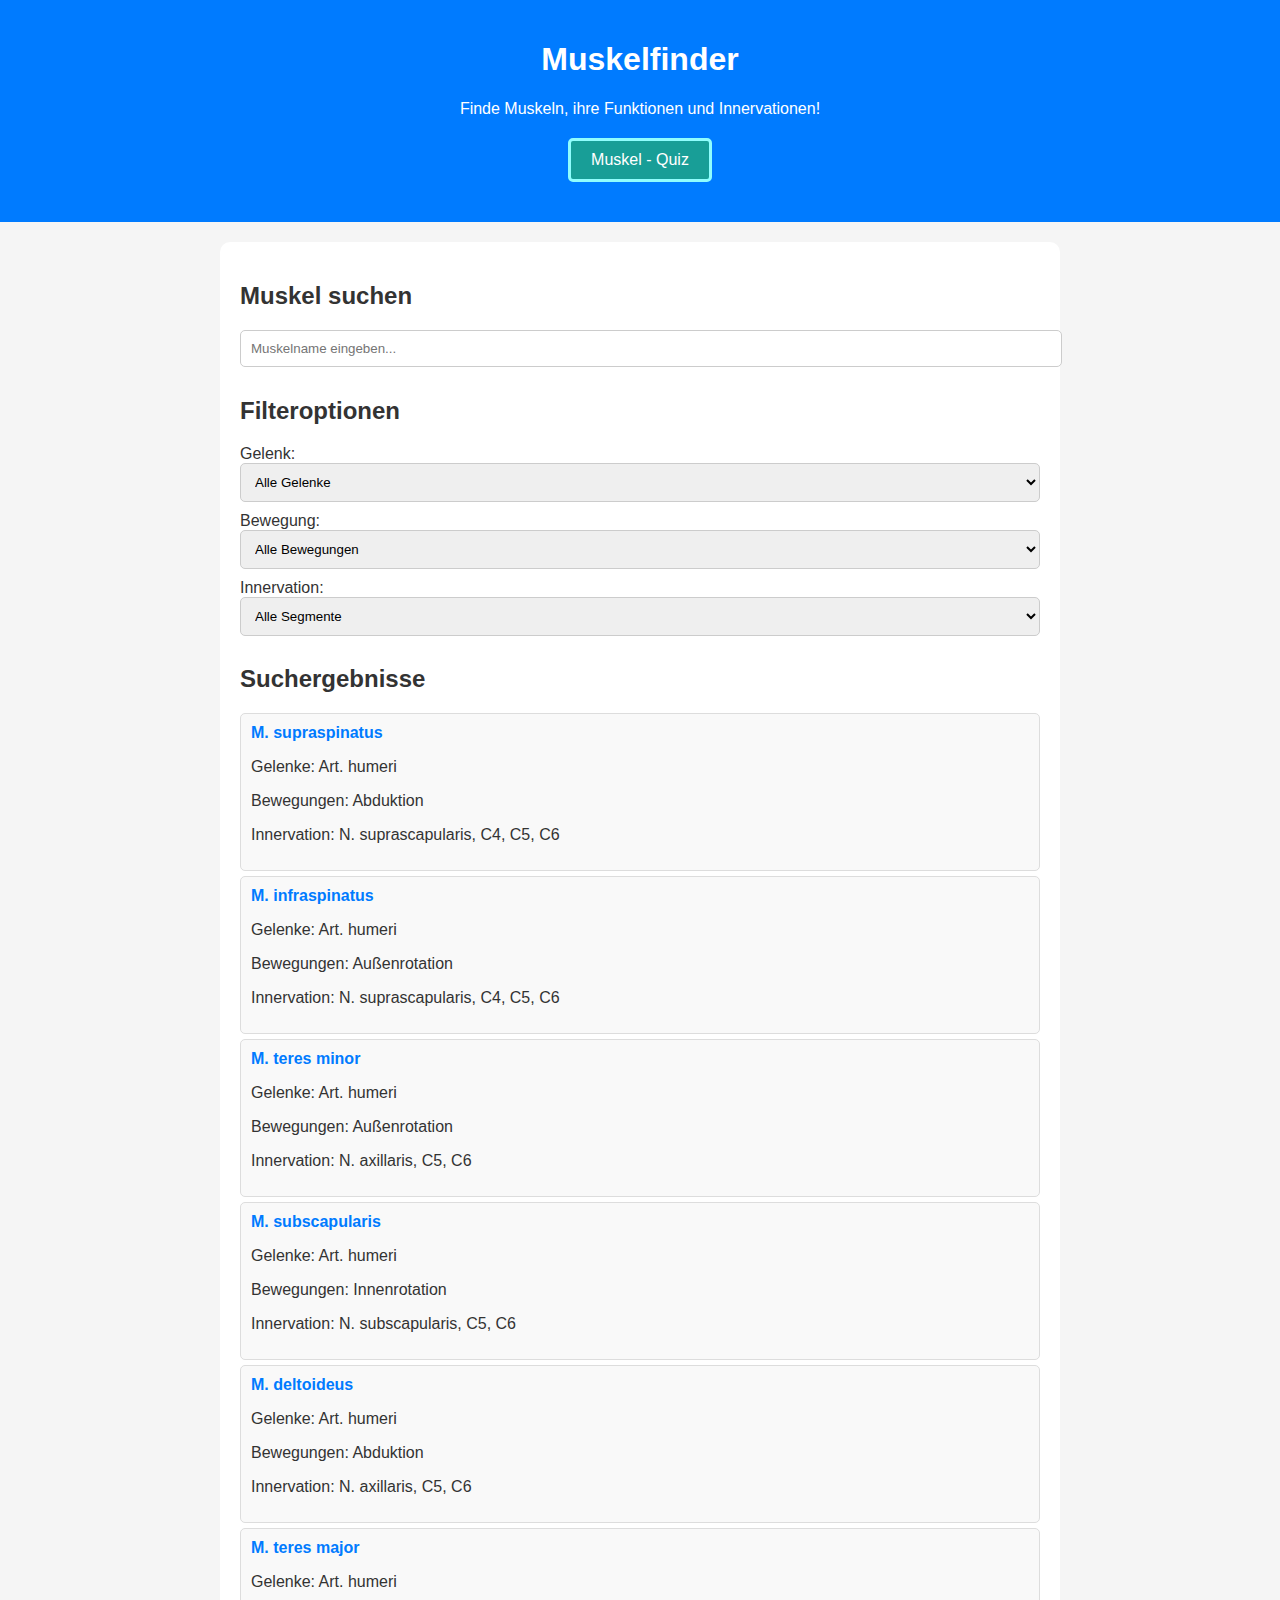
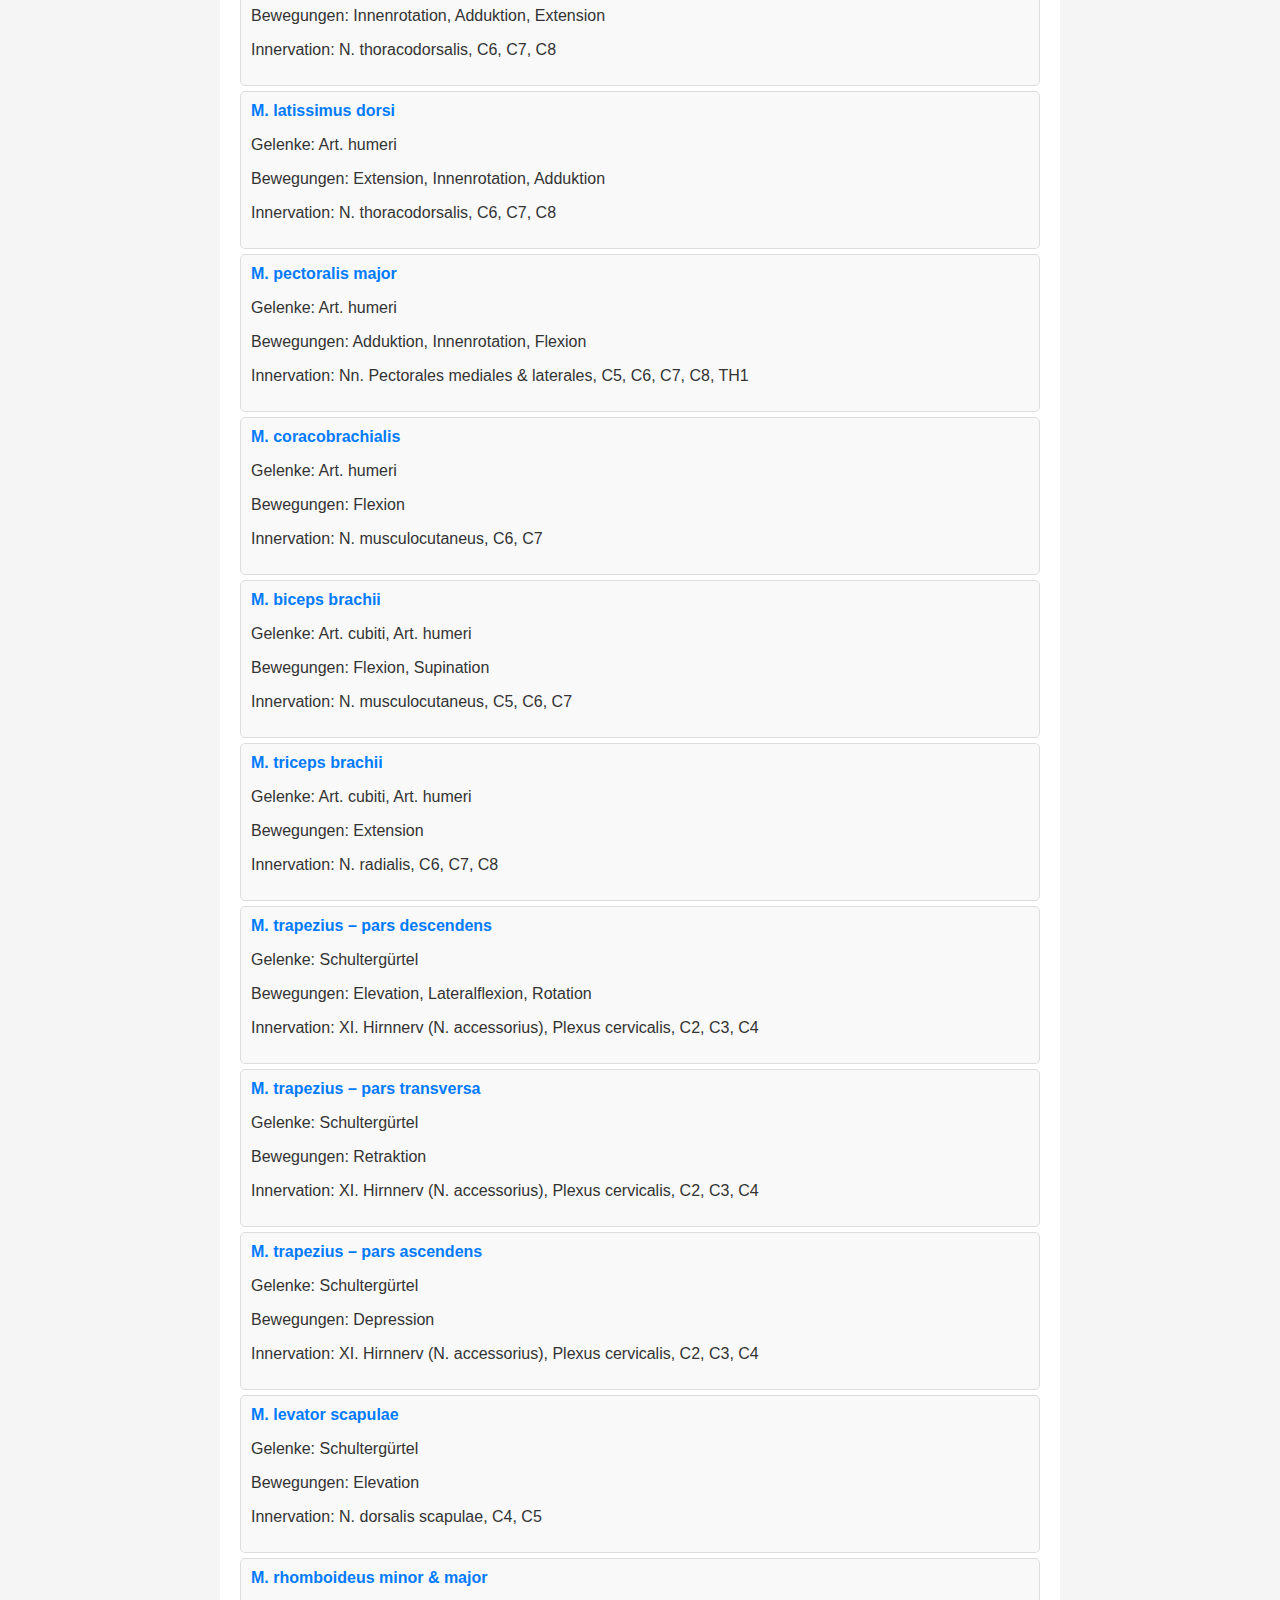
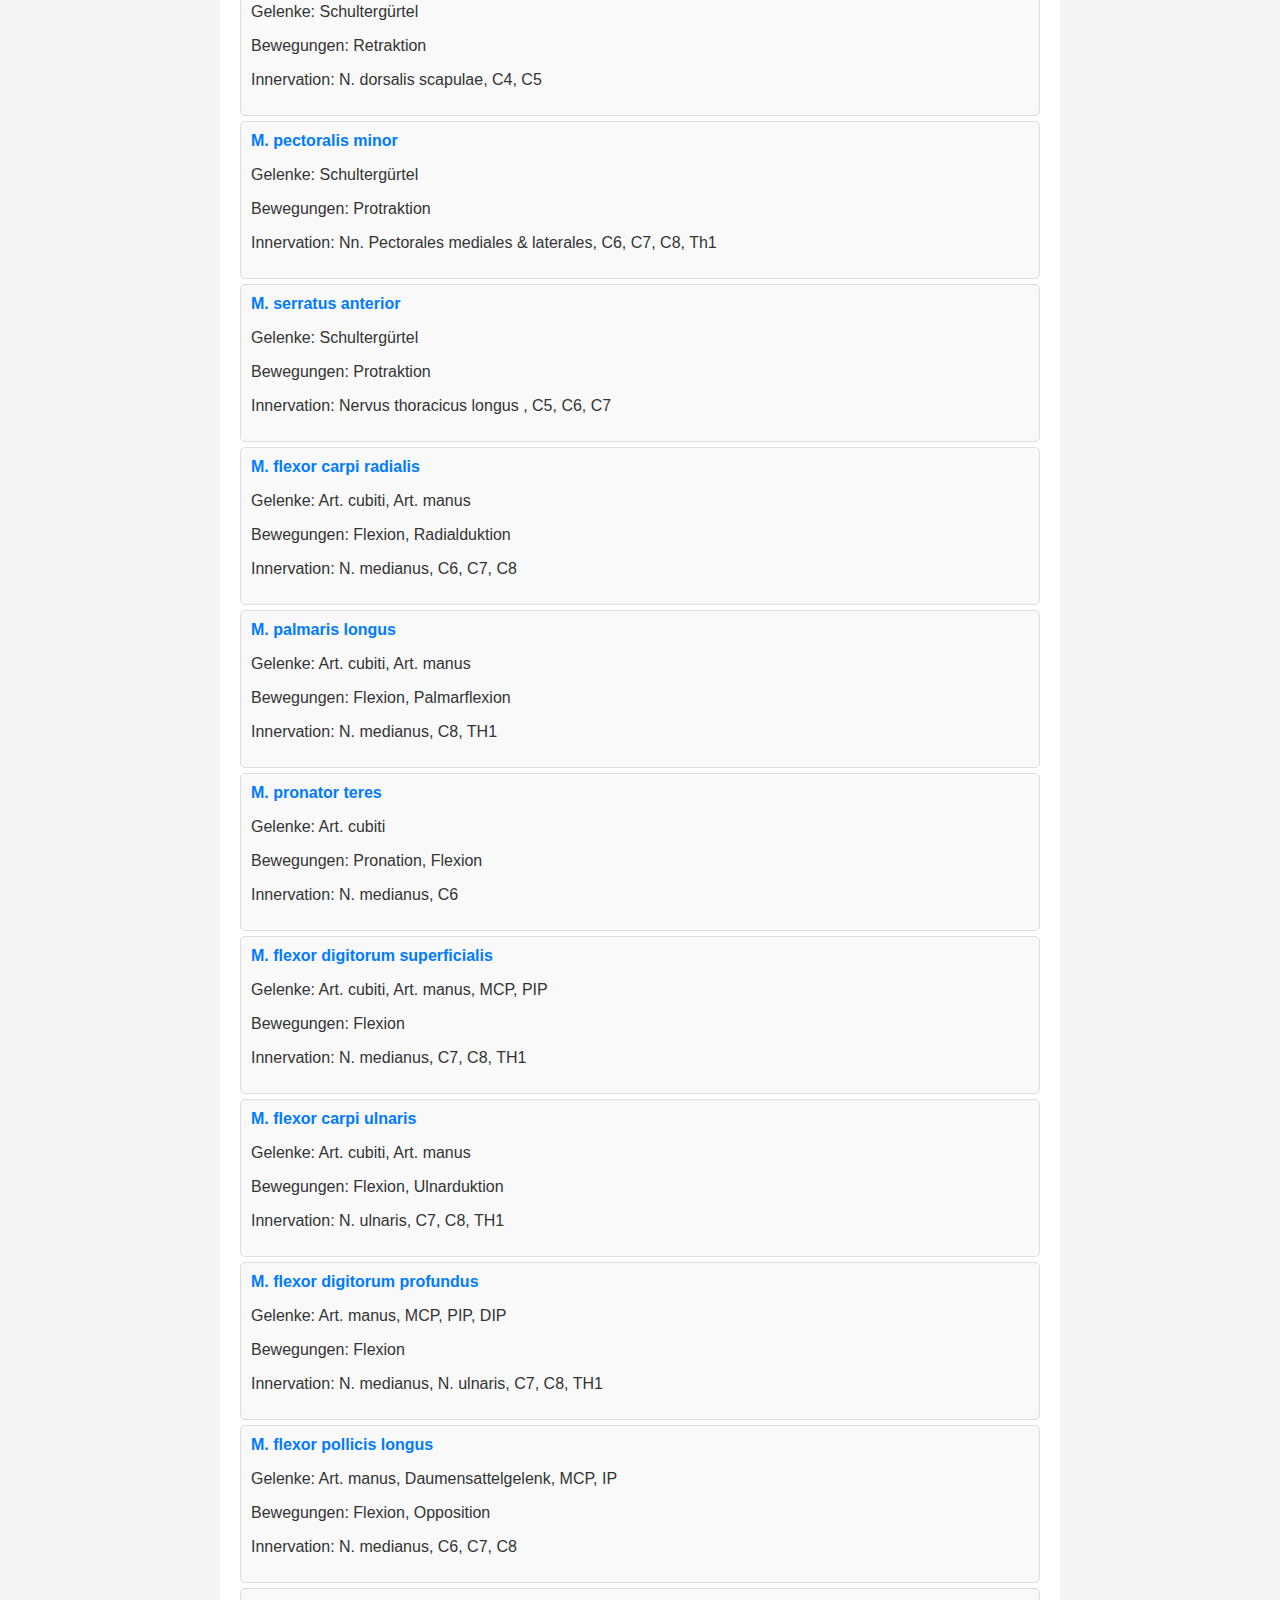
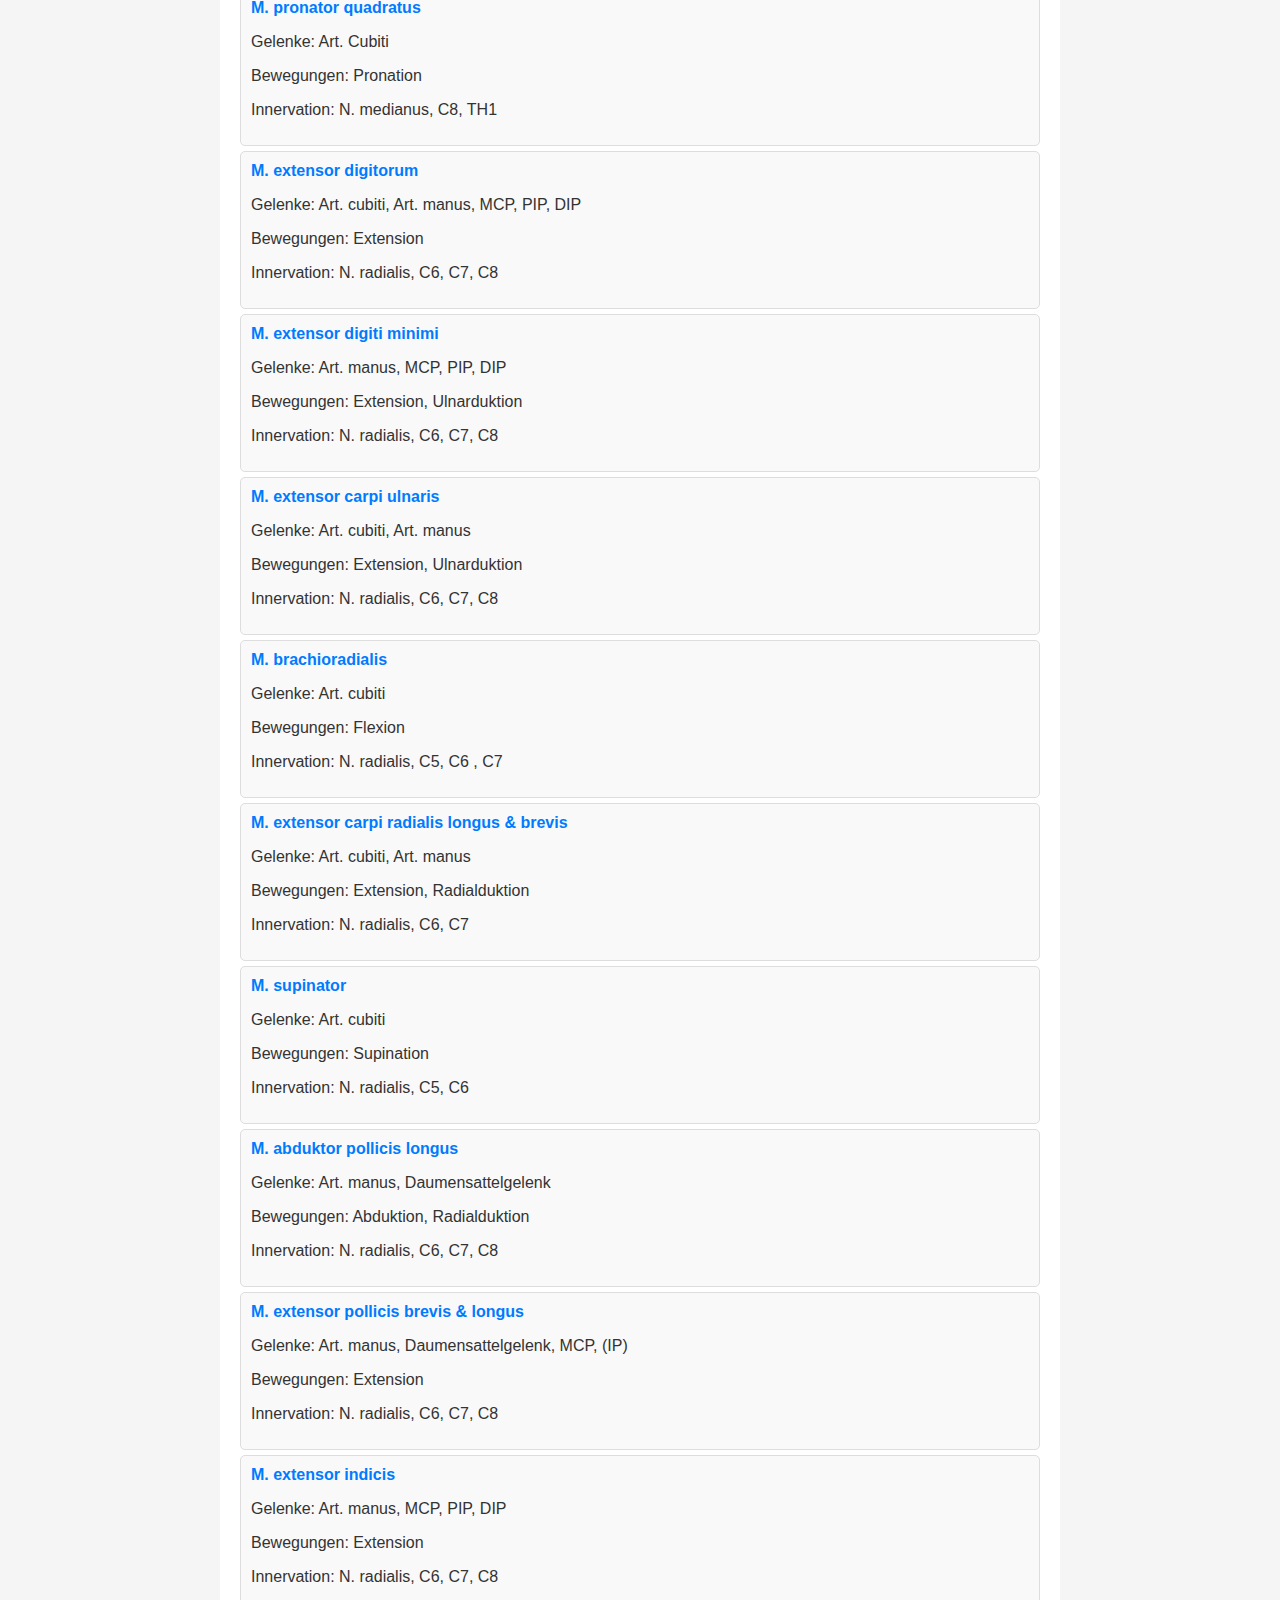
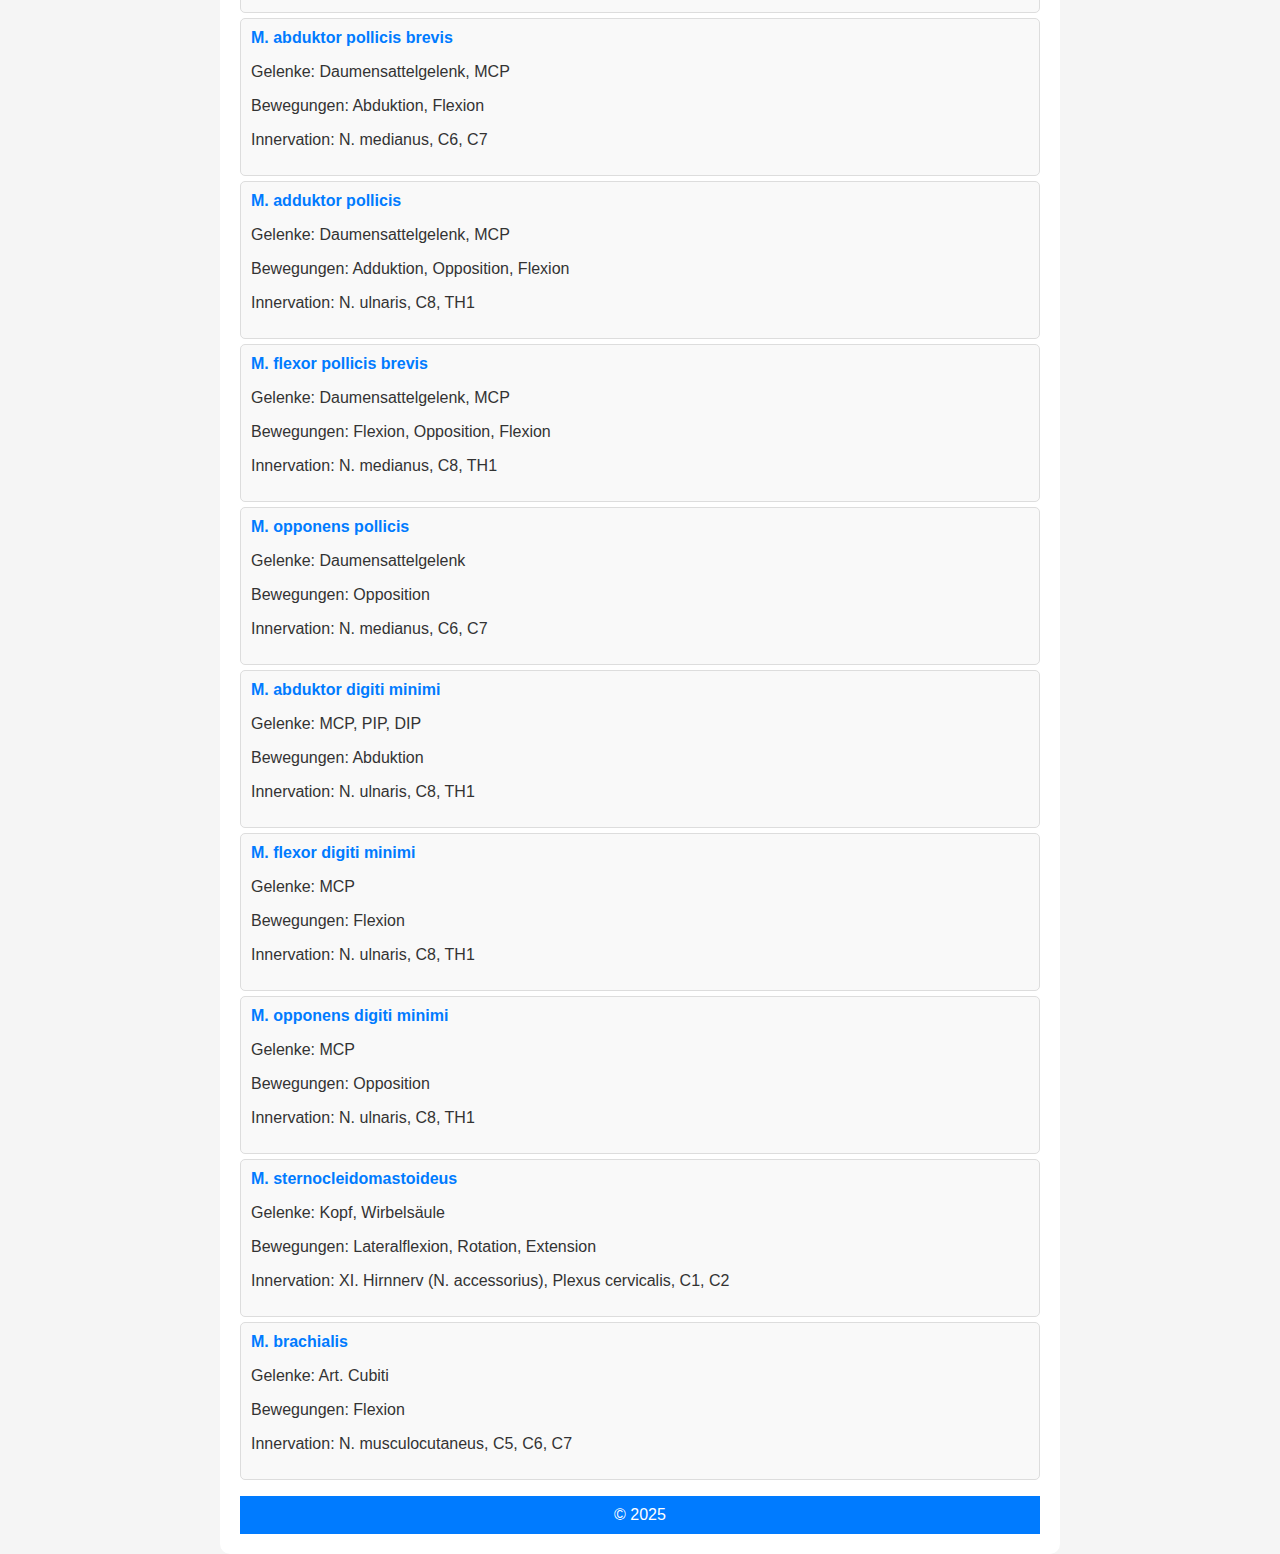
<file: index.html>
<!DOCTYPE html>
<html lang="de">
<head>
    <meta charset="UTF-8">
    <meta name="viewport" content="width=device-width, initial-scale=1.0">
    <title>Muskelfinder</title>
    <link rel="stylesheet" href="assets/css/styles.css">
</head>
<body>
    <header>
        <h1>Muskelfinder</h1>
        <p>Finde Muskeln, ihre Funktionen und Innervationen!</p>
        <button class="headButton" onclick="location.href='quizzes/quiz.html'">Muskel - Quiz</button>
    </header>

    <main>
        <div id="loading">Lade Muskeldaten...</div>

        <section id="search">
            <h2>Muskel suchen</h2>
            <input type="text" id="search-bar" 
                   placeholder="Muskelname eingeben..."
                   aria-label="Suchfeld für Muskelnamen">
        </section>
        <section id="filters">
            <h2>Filteroptionen</h2>

            <div class="filter-group">
                <label for="joint-filter" id="joint-label">Gelenk:</label>
                <select id="joint-filter" aria-labelledby="joint-label">
                    <option value="">Alle Gelenke</option>
                    <option value="Obere Extremitäten">Obere Extremitäten</option>
                    <option value="Schultergürtel">Schultergürtel</option>
                    <option value="Art. humeri">Art. humeri</option>
                    <option value="Art. cubiti">Art. cubiti</option>
                    <option value="Art. manus">Art. manus</option>
                    <option value="Fingergelenke">Fingergelenke</option>
                </select>
            </div>

            <div class="filter-group">
                <label for="movement-filter" id="movement-label">Bewegung:</label>
                <select id="movement-filter" aria-labelledby="movement-label">
                    <option value="">Alle Bewegungen</option>
                    <option value="Flexion">Flexion</option>
                    <option value="Extension">Extension</option>
                    <option value="Abduktion">Abduktion</option>
                    <option value="Adduktion">Adduktion</option>
                    <option value="Innenrotation">Innenrotation</option>
                    <option value="Außenrotation">Außenrotation</option>
                    <option value="Supination">Supination</option>
                    <option value="Pronation">Pronation</option>
                    <option value="Elevation">Elevation</option>
                    <option value="Depression">Depression</option>
                    <option value="Protraktion">Protraktion</option>
                    <option value="Retraktion">Retraktion</option>
                    <option value="Ulnarduktion">Ulnarduktion</option>
                    <option value="Radialduktion">Radialduktion</option>
                    <option value="Opposition">Opposition</option>
                </select>
            </div>

            <div class="filter-group">
                <label for="nerve-filter" id="nerve-label">Innervation:</label>
                <select id="nerve-filter" aria-labelledby="nerve-label"></select>
            </div>
        </section>

        <section id="results">
            <h2>Suchergebnisse</h2>
            <ul id="result-list"></ul>
        </section>
    </footer>


<script src="assets/js/app.js"></script>
<script src="/assets/js/fixPaths.js"></script> 
  
</body>
<footer> © 2025 </footer>
</html>
</file>
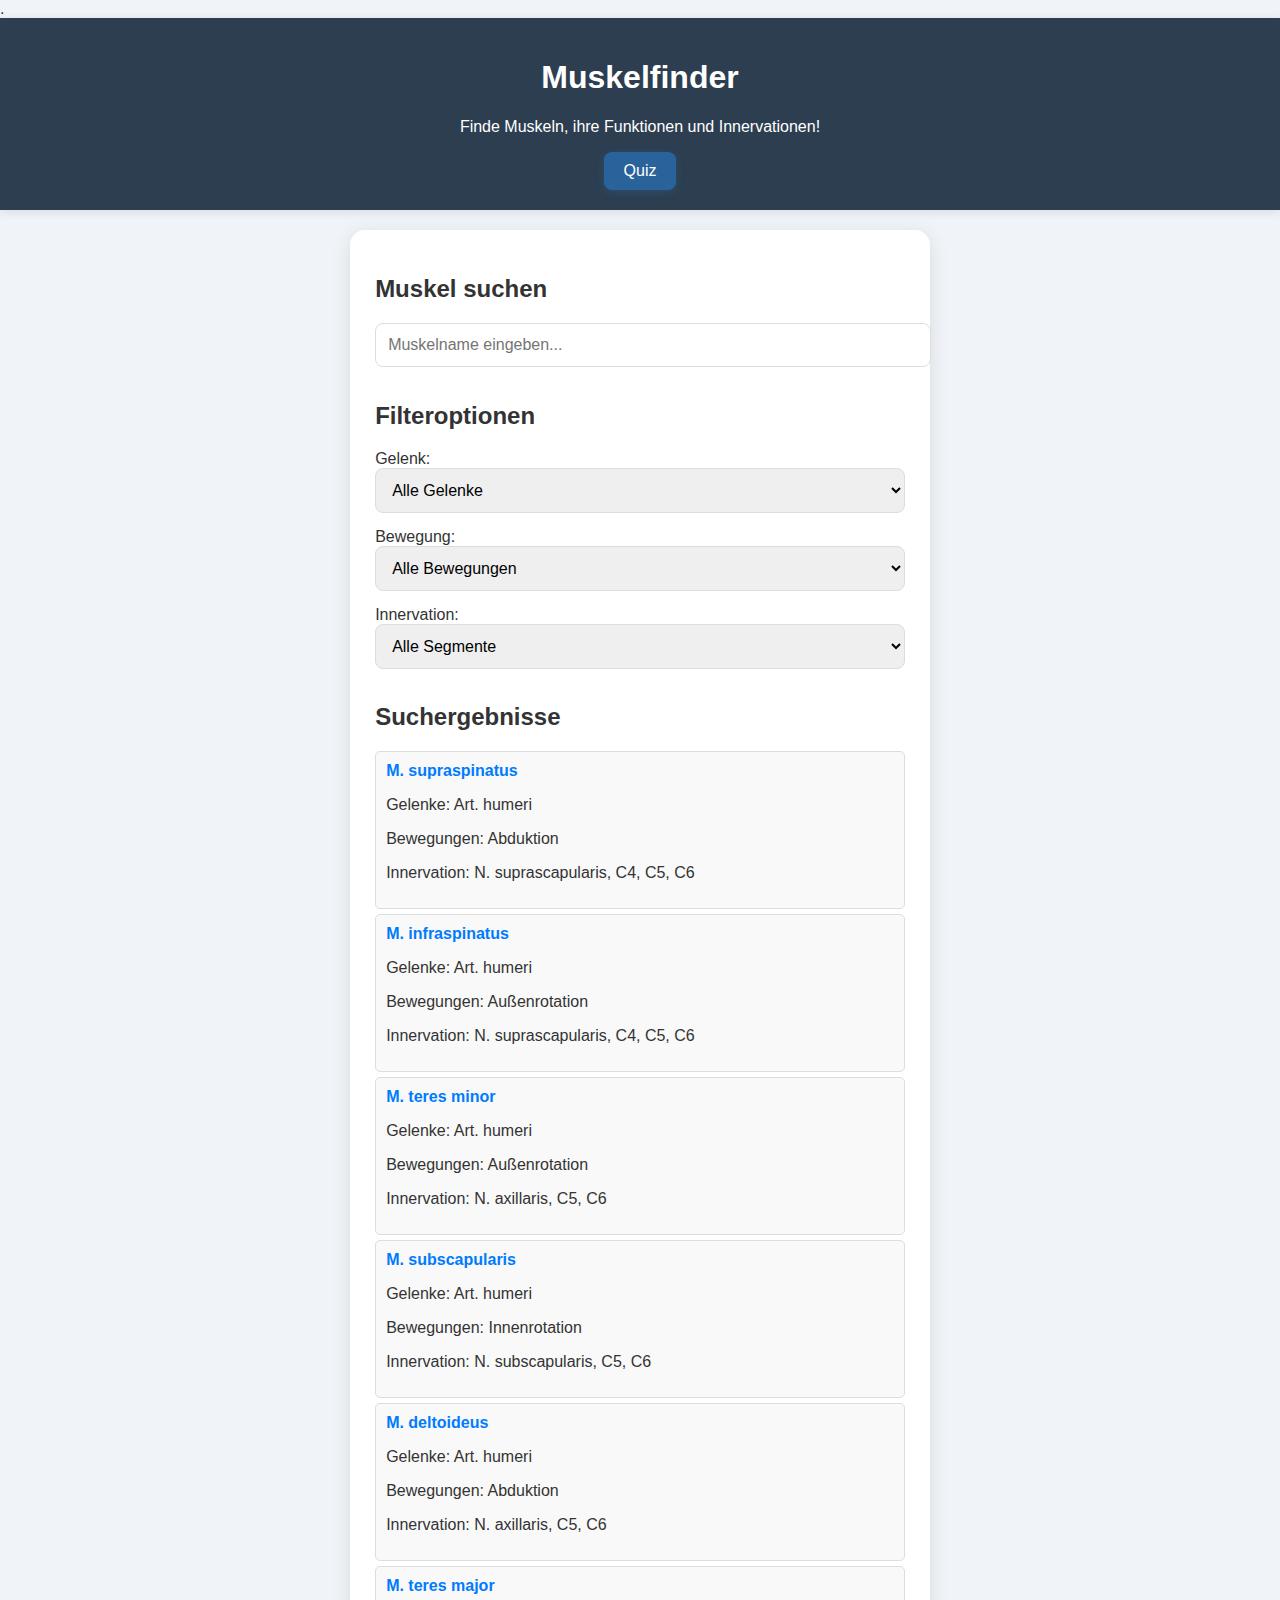
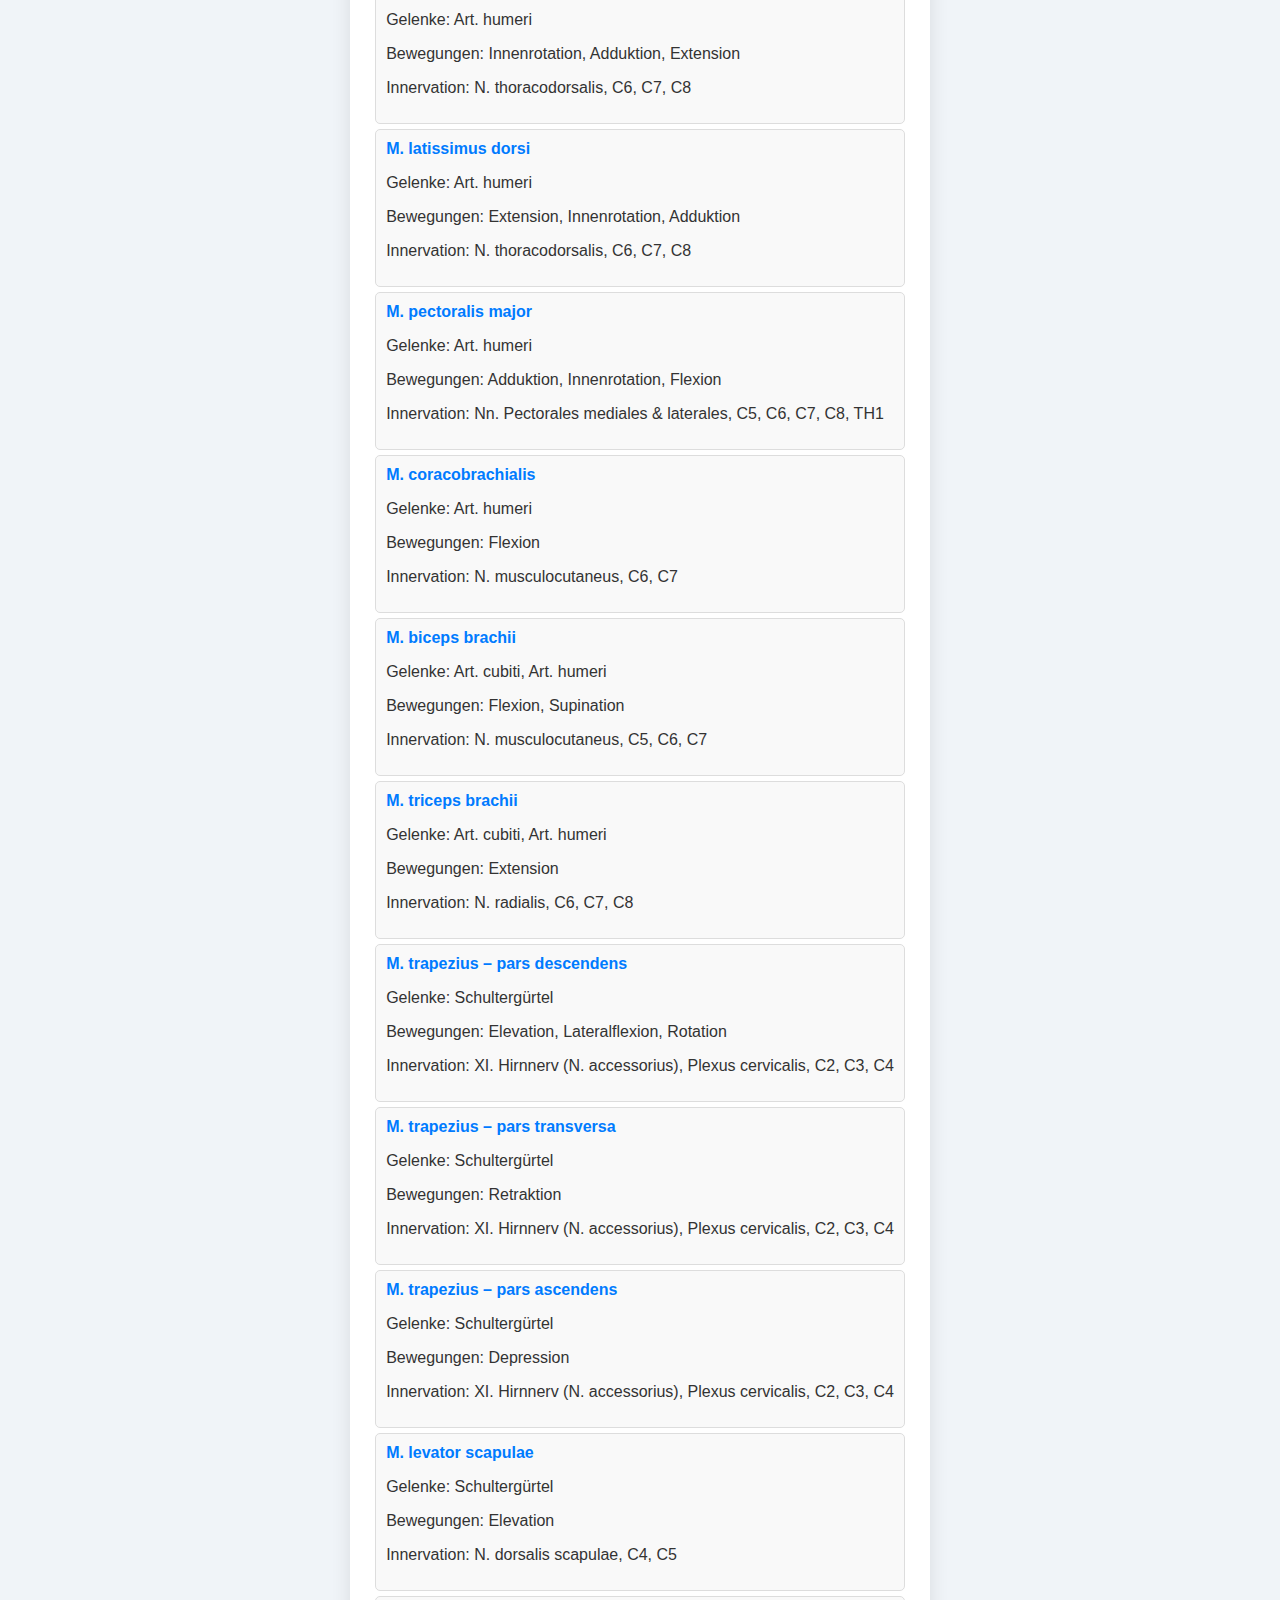
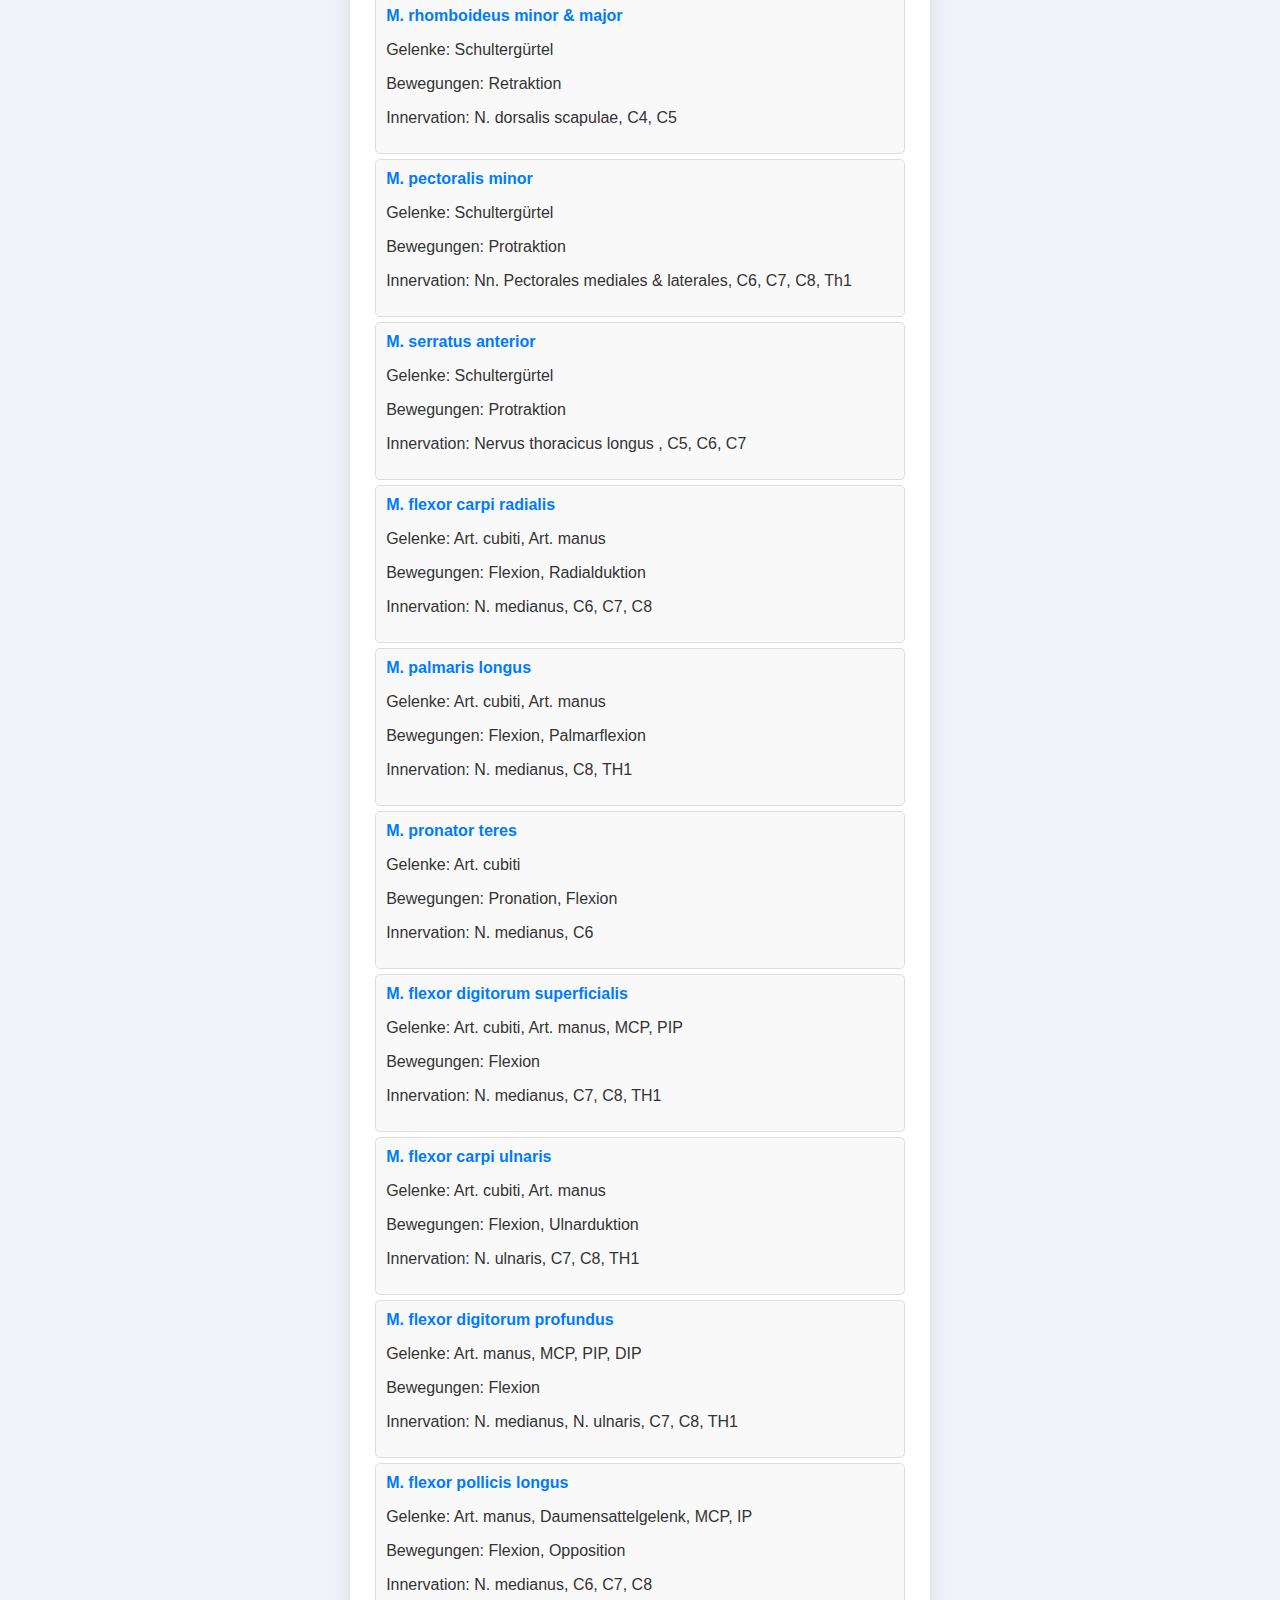
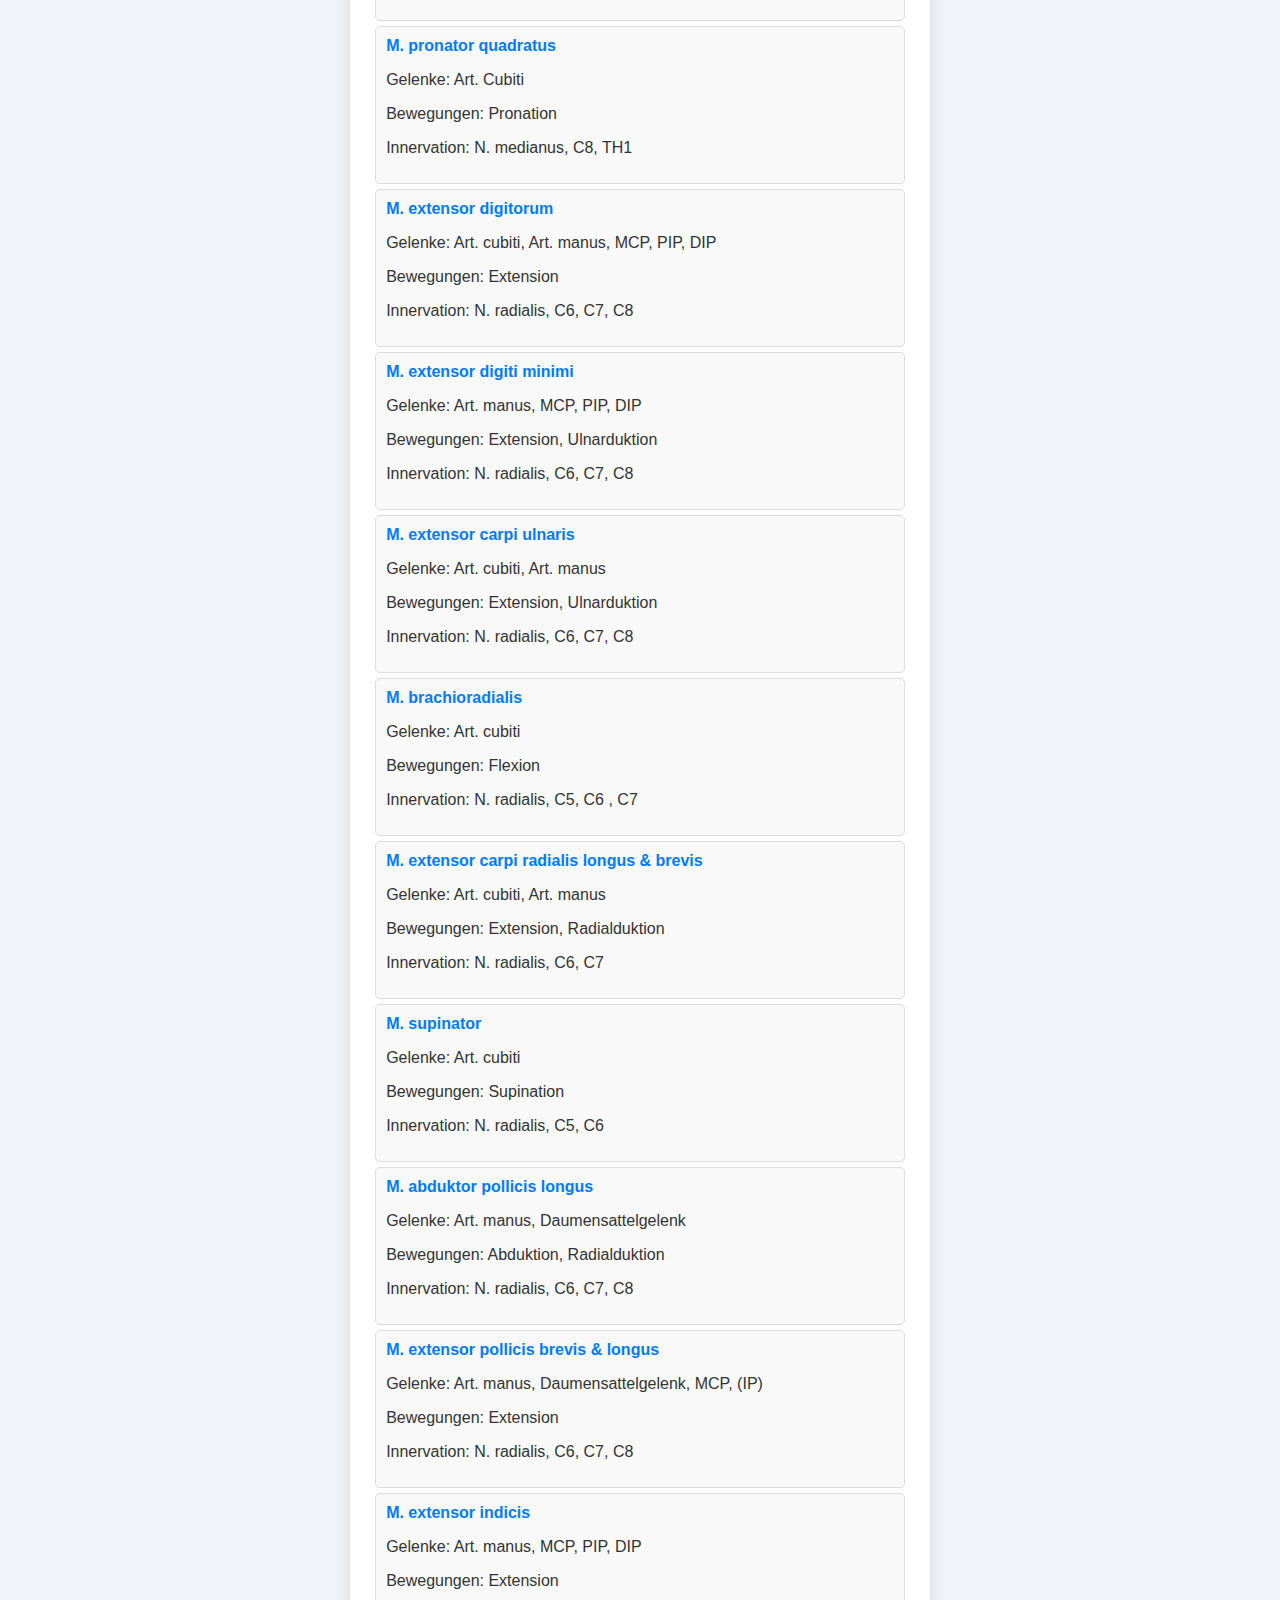
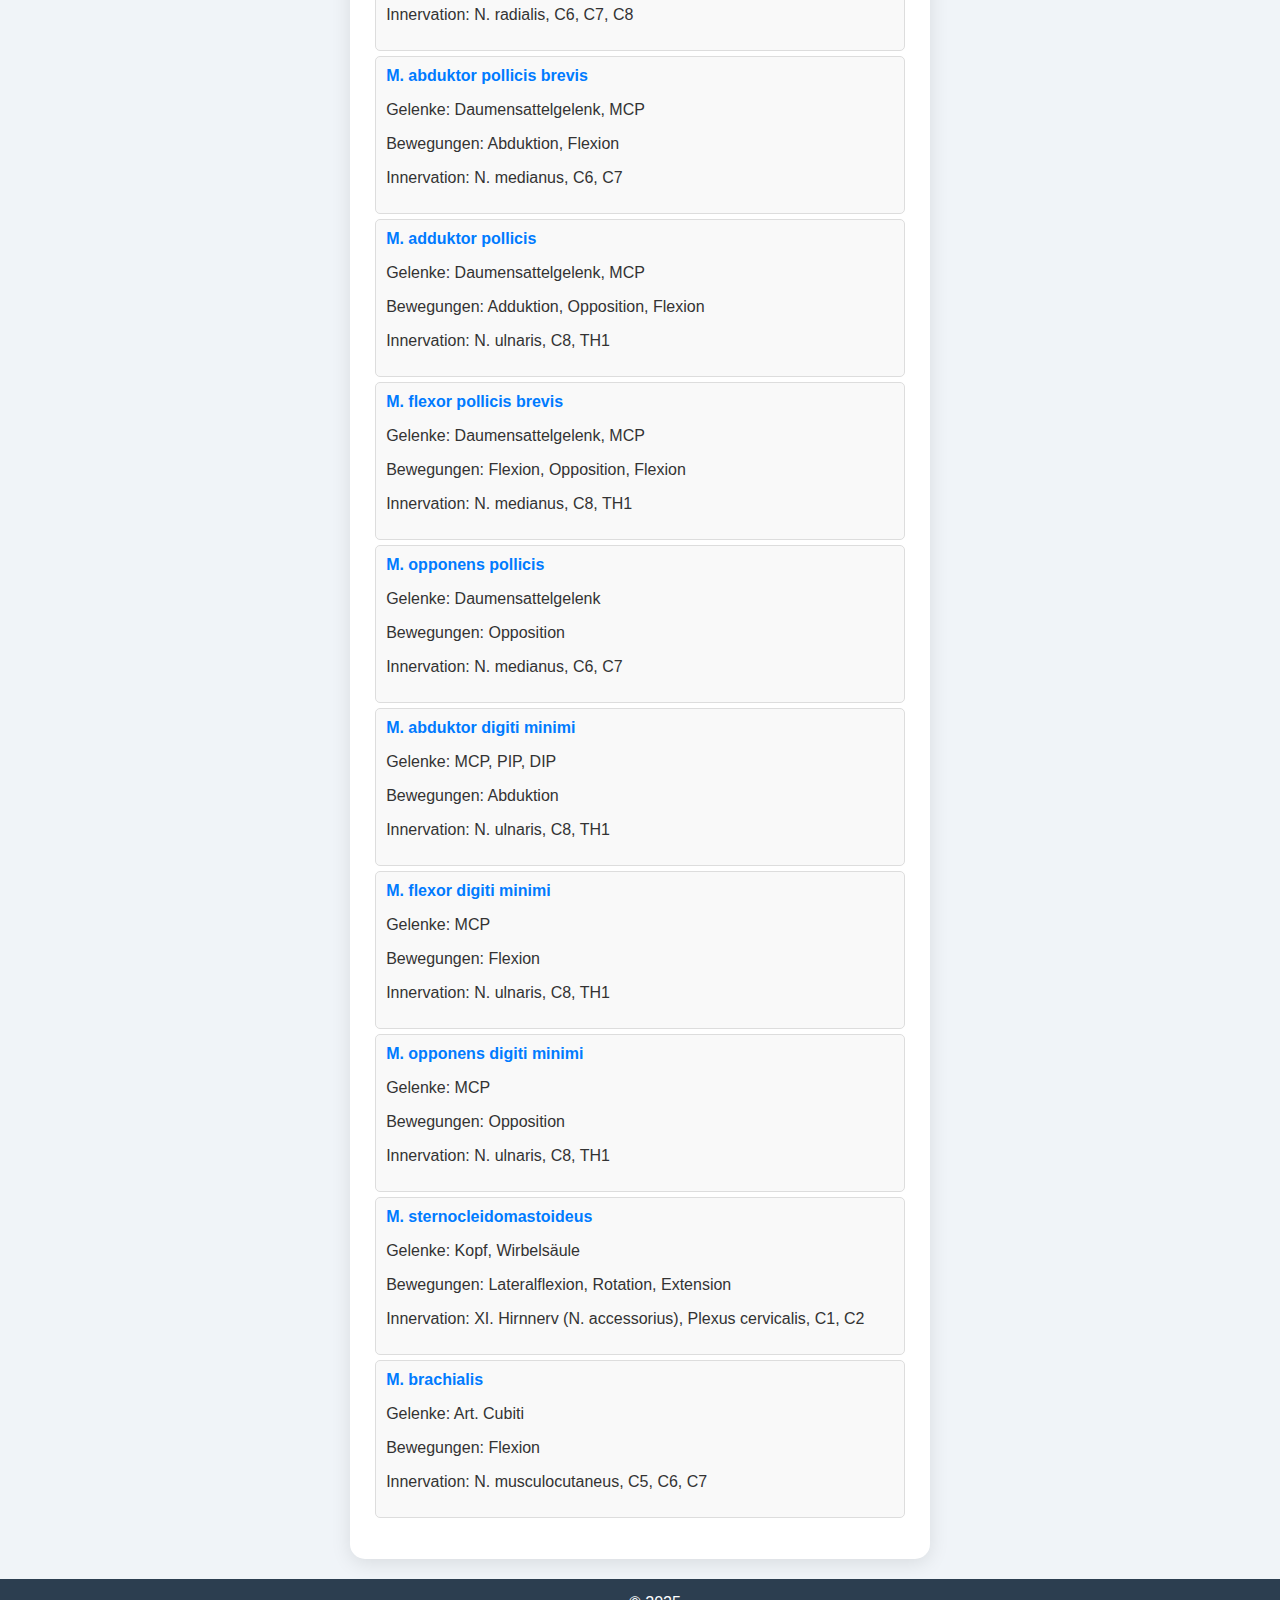
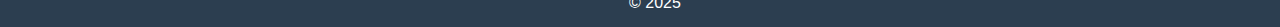
<file: Muskelfinder/index.html>
<!DOCTYPE html>
<html lang="de">
<head>
    <meta charset="UTF-8">
    <meta name="viewport" content="width=device-width, initial-scale=1.0">
    <title>Muskelfinder</title>
   <link rel="stylesheet" href="assets/css/styles.css">.
<script>
  // Erkenne GitHub Pages und setze automatisch den <base>-Pfad
  if (location.hostname.includes("github.io")) {
    const base = document.createElement('base');
    base.href = '/Muskelfinder'; // Ersetze den Platzhalter
    document.head.appendChild(base);
  }
</script>
</head>
<body>
    <header>
        <h1>Muskelfinder</h1>
        <p>Finde Muskeln, ihre Funktionen und Innervationen!</p>
        <a href="/Muskelfinder/quizzes/quiz.html" class="back-button">Quiz</a>
    </header>

    <main>
        <div id="loading">Lade Muskeldaten...</div>

        <section id="search">
            <h2>Muskel suchen</h2>
            <input type="text" id="search-bar" 
                   placeholder="Muskelname eingeben..."
                   aria-label="Suchfeld für Muskelnamen">
        </section>
        <section id="filters">
            <h2>Filteroptionen</h2>

            <div class="filter-group">
                <label for="joint-filter" id="joint-label">Gelenk:</label>
                <select id="joint-filter" aria-labelledby="joint-label">
                    <option value="">Alle Gelenke</option>
                    <option value="Obere Extremitäten">Obere Extremitäten</option>
                    <option value="Schultergürtel">Schultergürtel</option>
                    <option value="Art. humeri">Art. humeri</option>
                    <option value="Art. cubiti">Art. cubiti</option>
                    <option value="Art. manus">Art. manus</option>
                    <option value="Fingergelenke">Fingergelenke</option>
                </select>
            </div>

            <div class="filter-group">
                <label for="movement-filter" id="movement-label">Bewegung:</label>
                <select id="movement-filter" aria-labelledby="movement-label">
                    <option value="">Alle Bewegungen</option>
                    <option value="Flexion">Flexion</option>
                    <option value="Extension">Extension</option>
                    <option value="Abduktion">Abduktion</option>
                    <option value="Adduktion">Adduktion</option>
                    <option value="Innenrotation">Innenrotation</option>
                    <option value="Außenrotation">Außenrotation</option>
                    <option value="Supination">Supination</option>
                    <option value="Pronation">Pronation</option>
                    <option value="Elevation">Elevation</option>
                    <option value="Depression">Depression</option>
                    <option value="Protraktion">Protraktion</option>
                    <option value="Retraktion">Retraktion</option>
                    <option value="Ulnarduktion">Ulnarduktion</option>
                    <option value="Radialduktion">Radialduktion</option>
                    <option value="Opposition">Opposition</option>
                </select>
            </div>

            <div class="filter-group">
                <label for="nerve-filter" id="nerve-label">Innervation:</label>
                <select id="nerve-filter" aria-labelledby="nerve-label"></select>
            </div>
        </section>

        <section id="results">
            <h2>Suchergebnisse</h2>
            <ul id="result-list"></ul>
        </section>
    </main>

    <footer>
        © 2025
    </footer>

    <script src="/assets/js/app.js"></script>
    <script src="/assets/js/progress.js"></script>
</body>
</html>
</file>
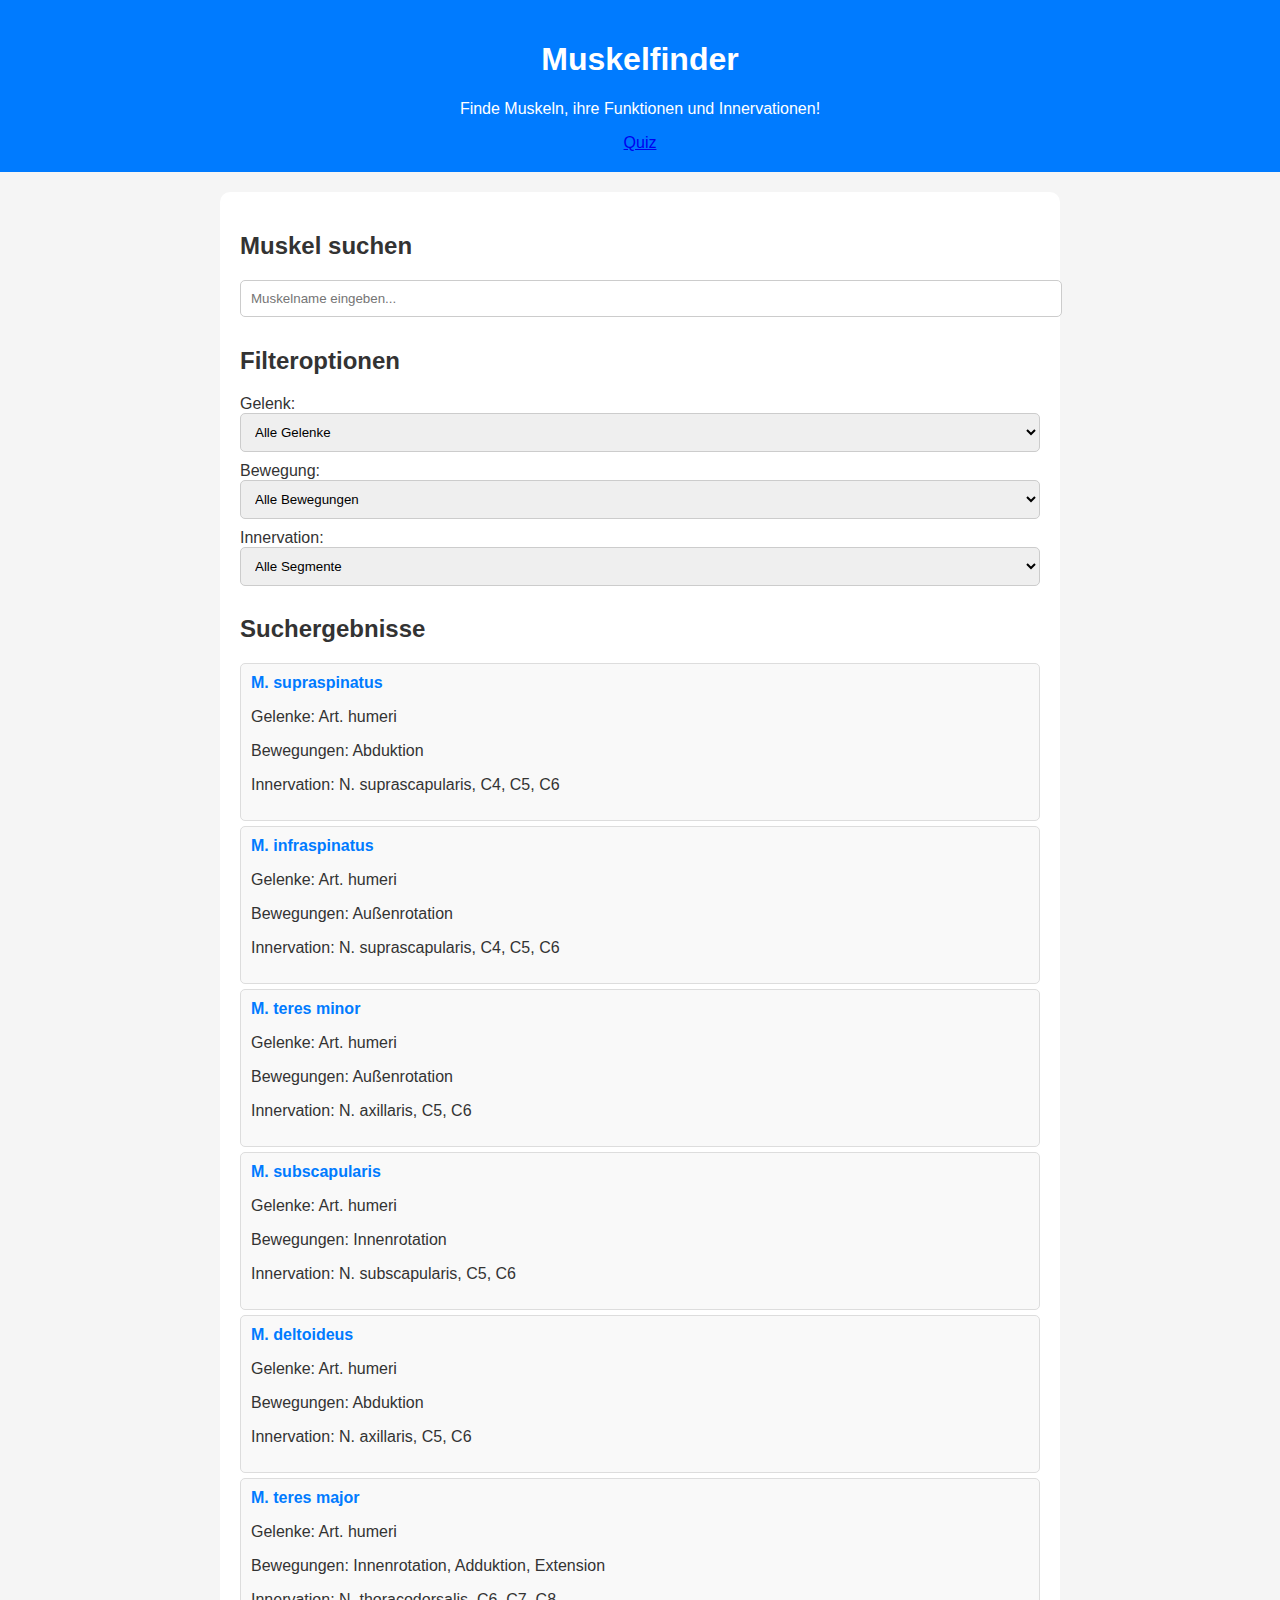
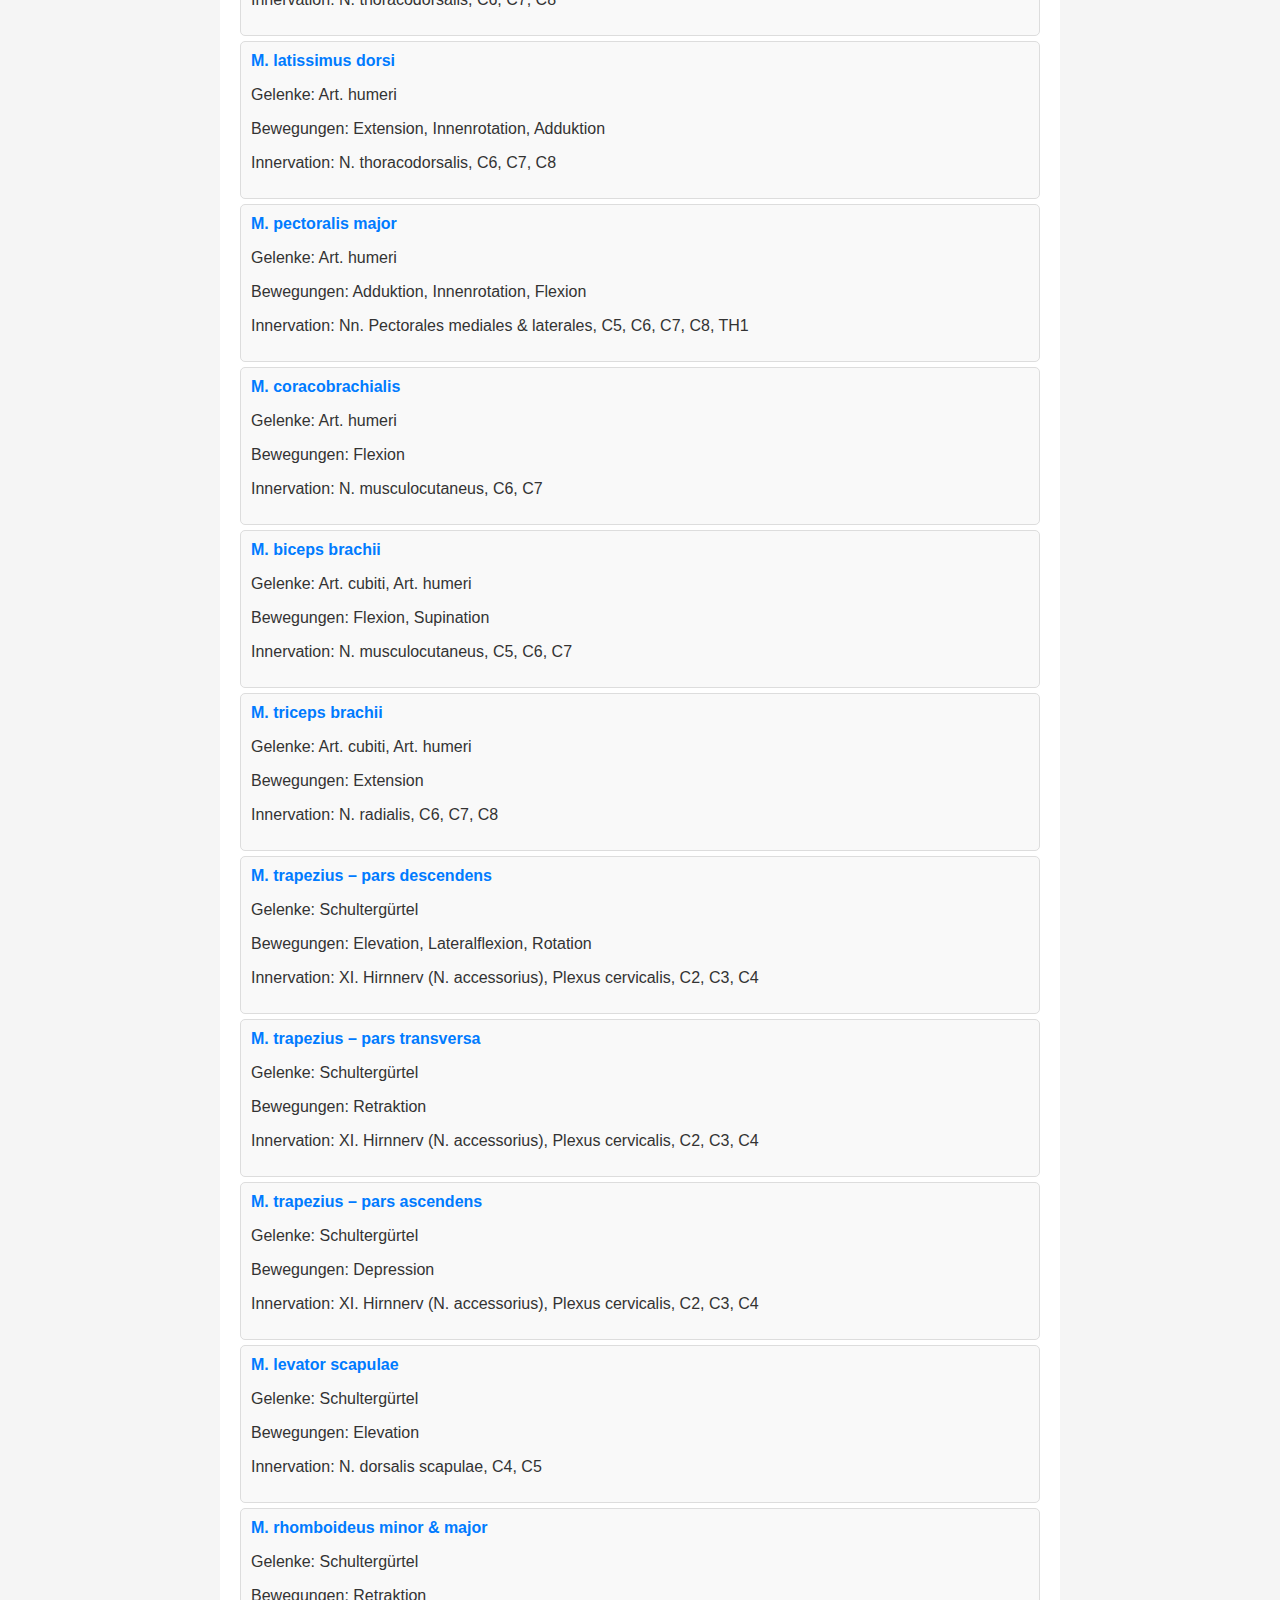
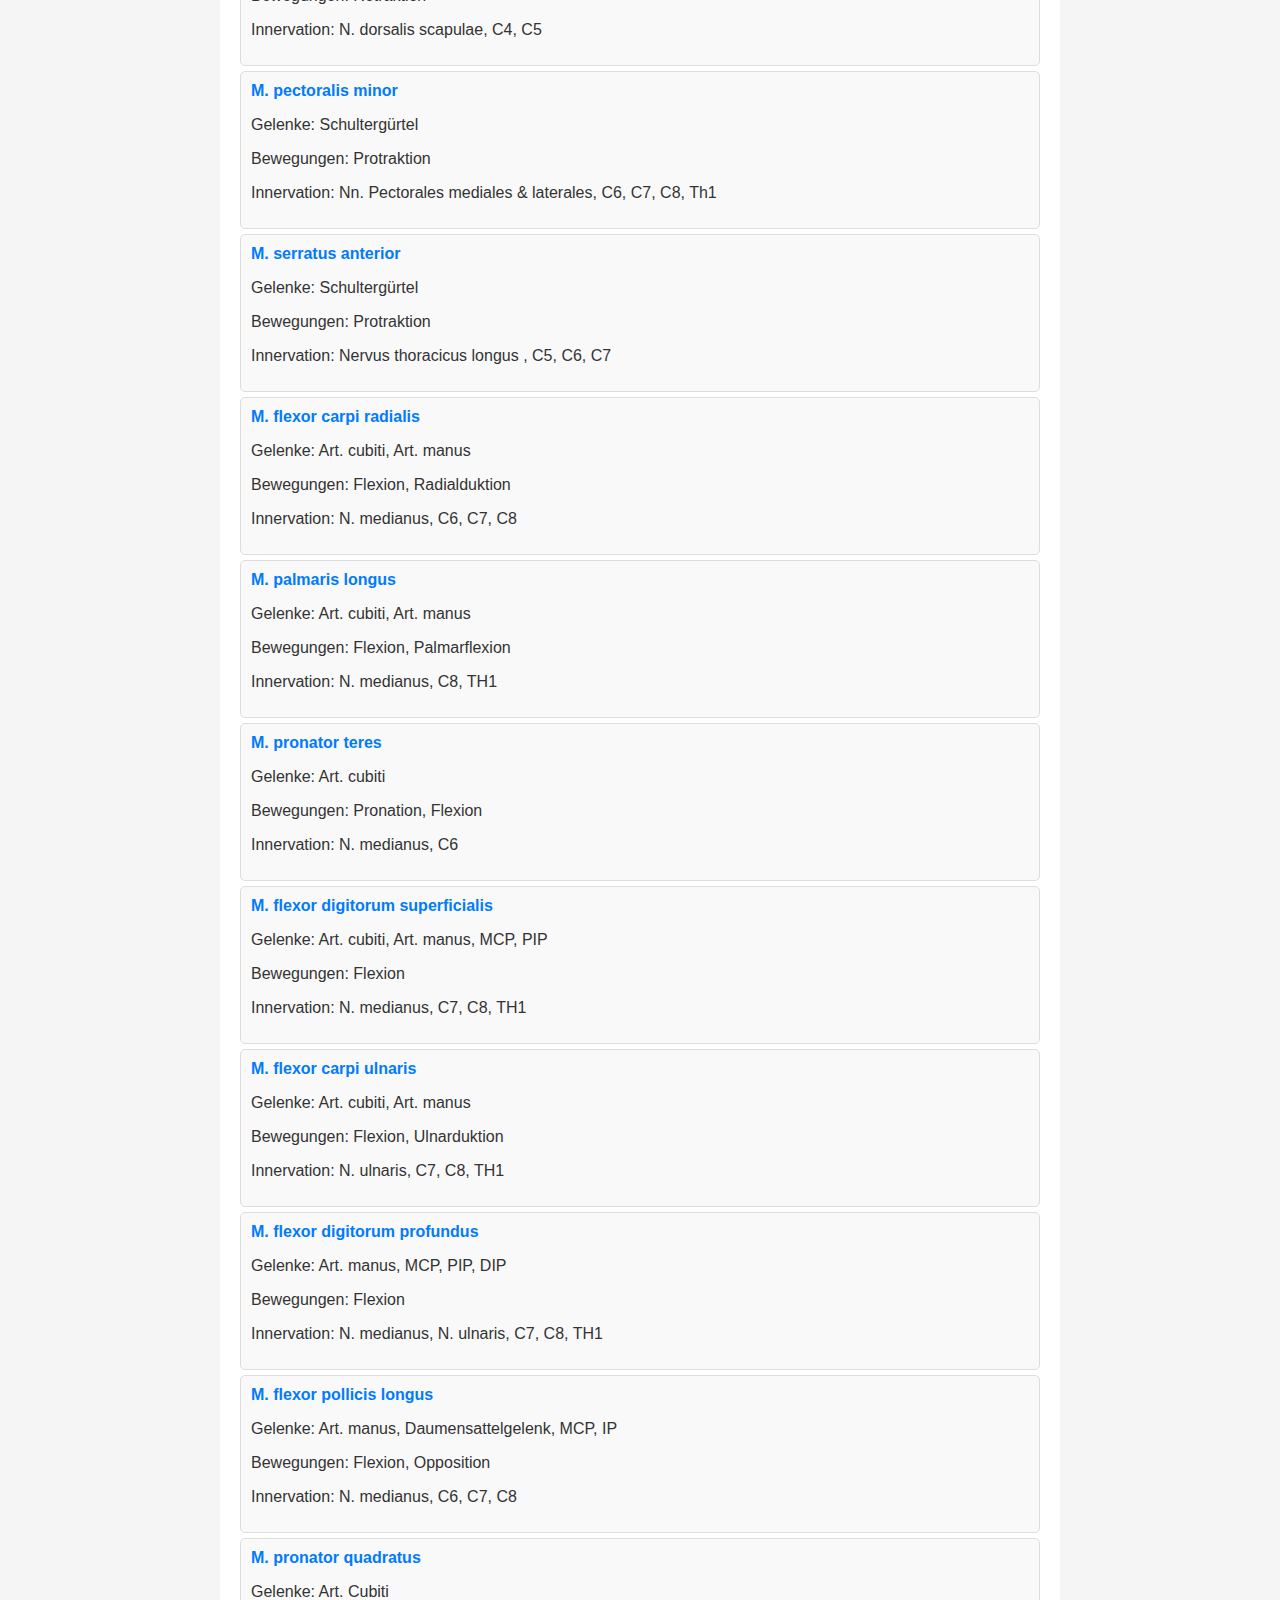
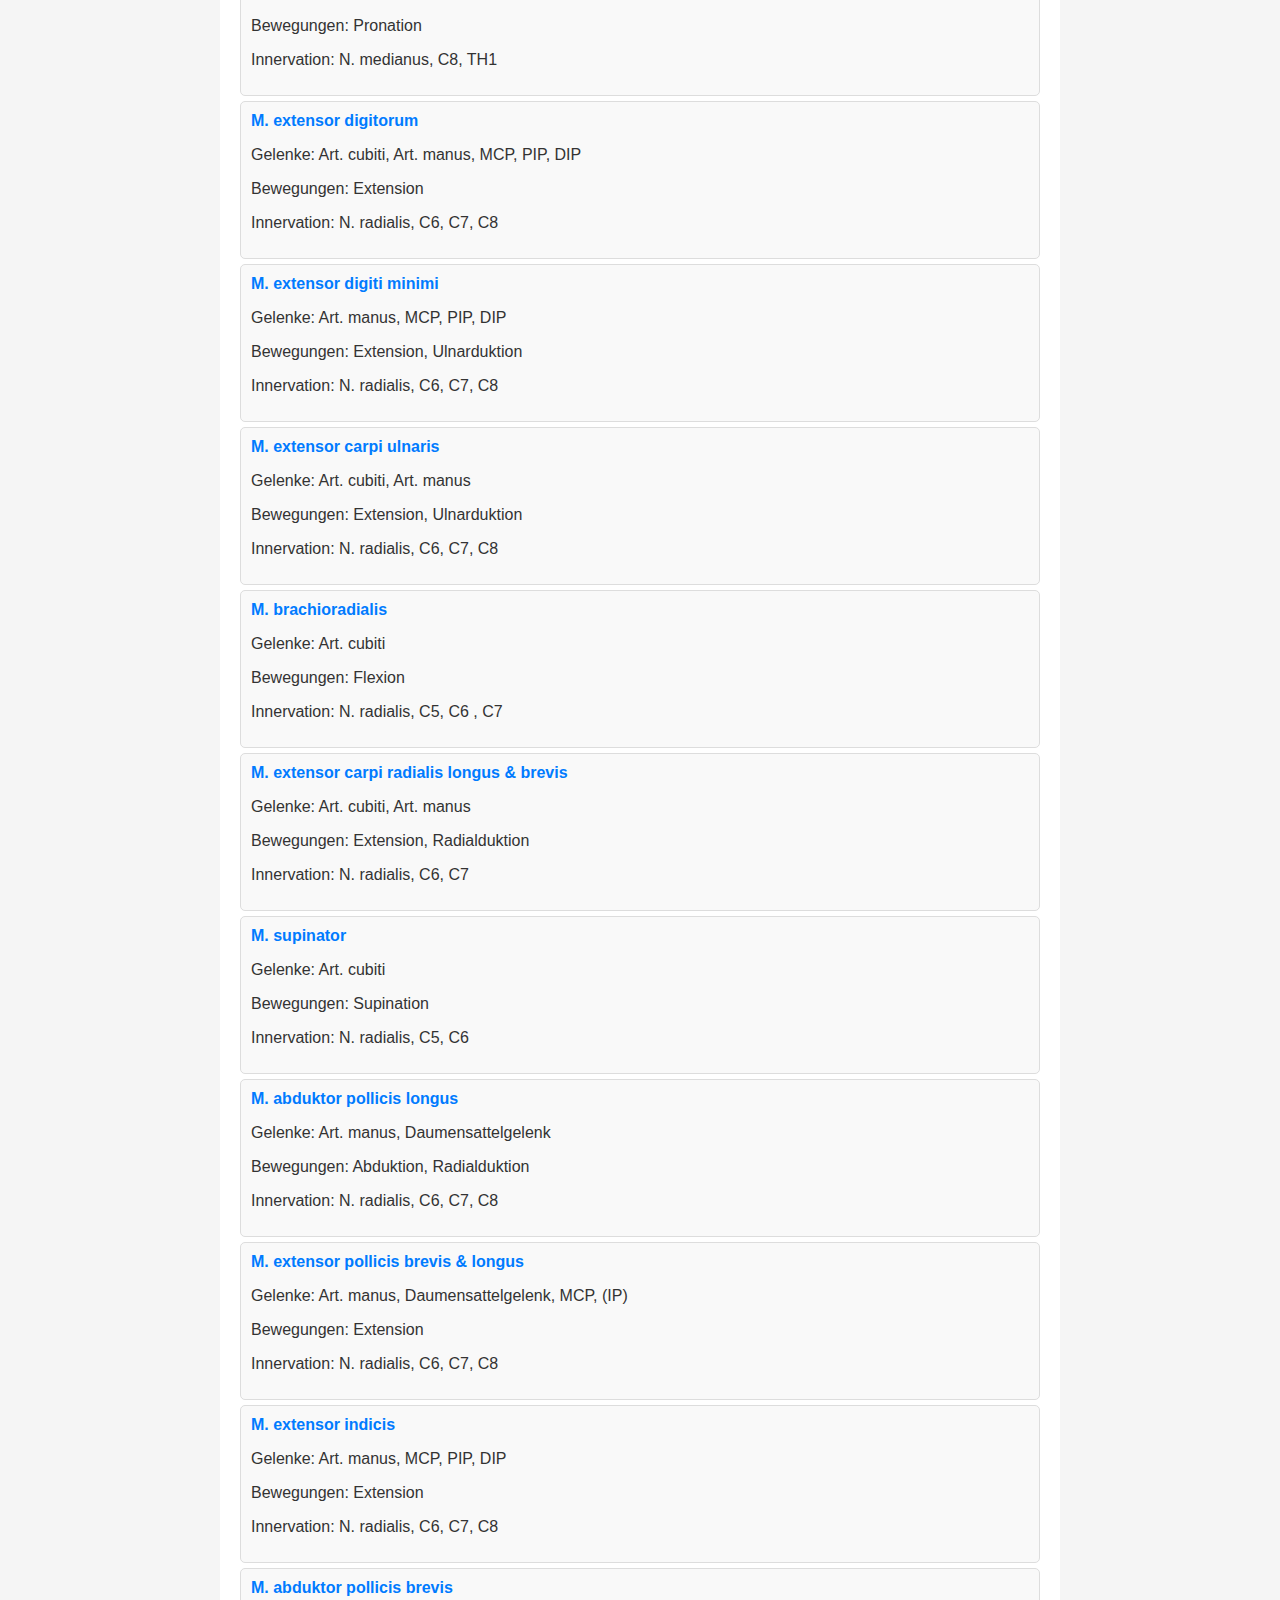
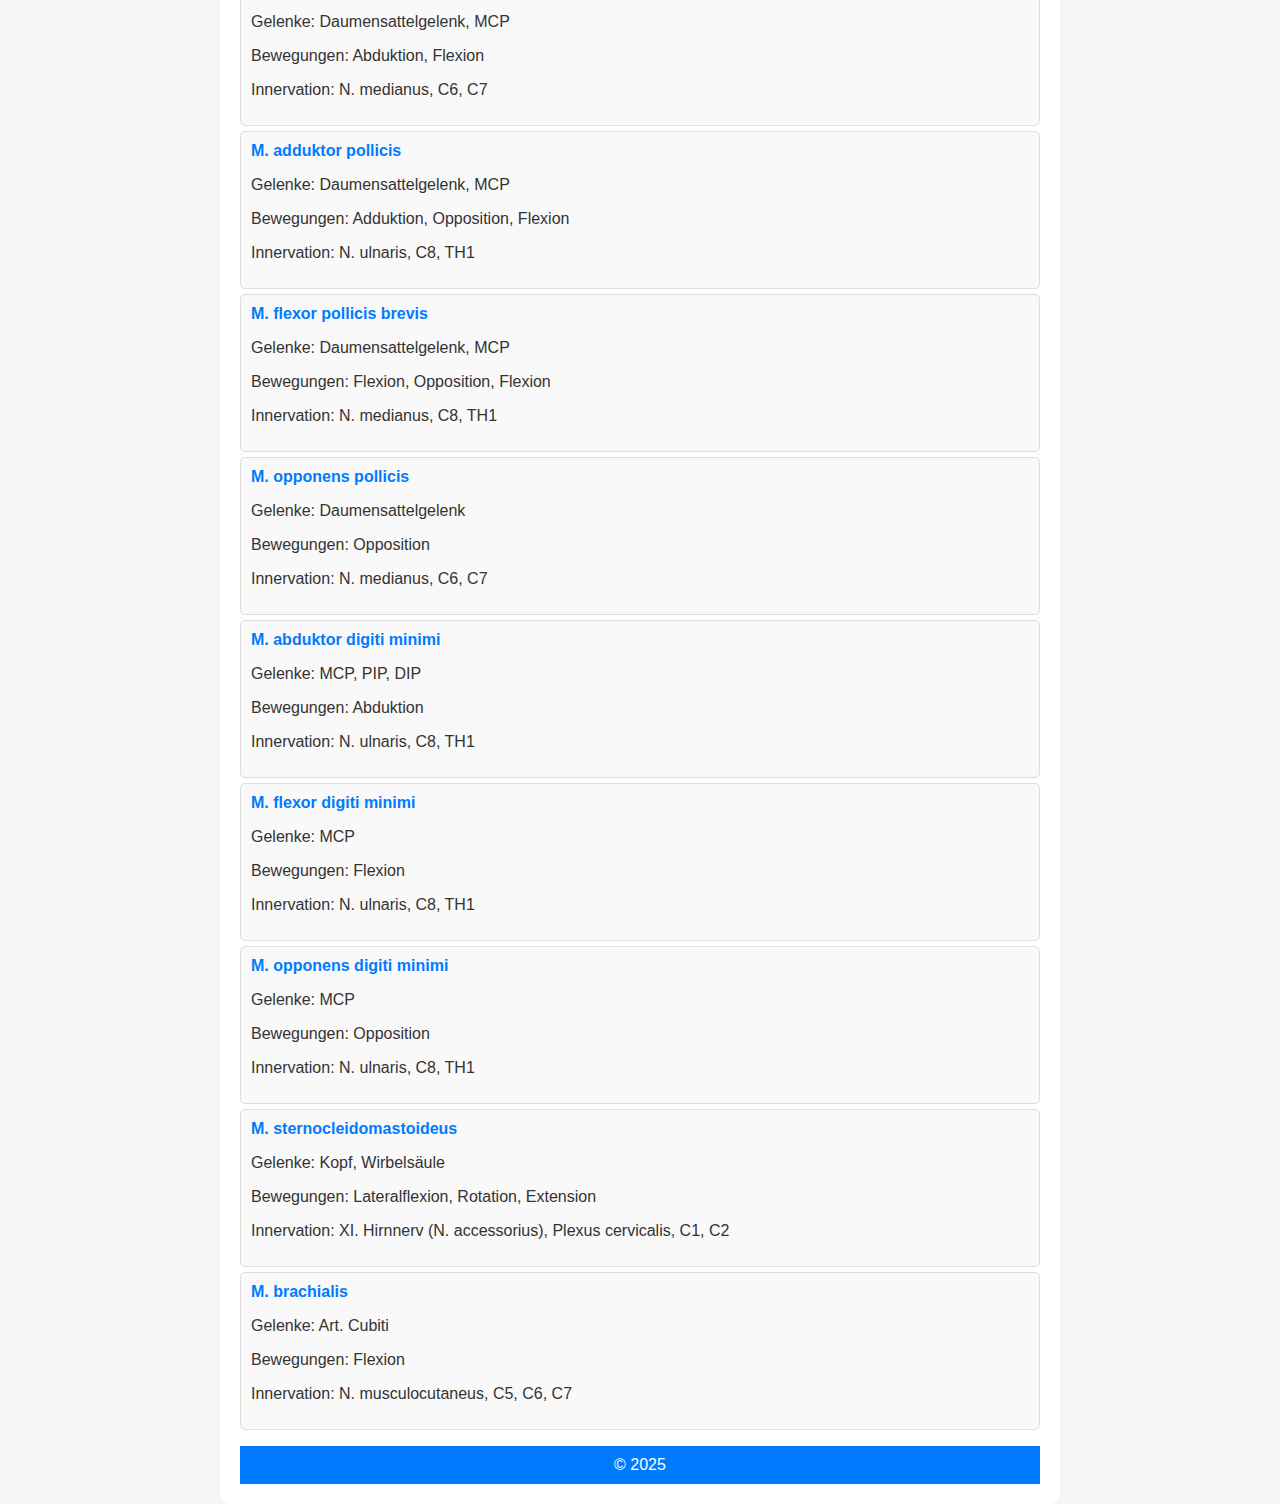
<file: sites/index.html>
<!DOCTYPE html>
<html lang="de">
<head>
    <meta charset="UTF-8">
    <meta name="viewport" content="width=device-width, initial-scale=1.0">
    <title>Muskelfinder</title>
    <link rel="stylesheet" href="/styles/styles.css">
</head>
<body>
    <header>
        <h1>Muskelfinder</h1>
        <p>Finde Muskeln, ihre Funktionen und Innervationen!</p>
        <a href="/sites/quizzes/quiz.html">Quiz</a>
    </header>

    <main>
        <div id="loading">Lade Muskeldaten...</div>

        <section id="search">
            <h2>Muskel suchen</h2>
            <input type="text" id="search-bar" 
                   placeholder="Muskelname eingeben..."
                   aria-label="Suchfeld für Muskelnamen">
        </section>
        <section id="filters">
            <h2>Filteroptionen</h2>

            <div class="filter-group">
                <label for="joint-filter" id="joint-label">Gelenk:</label>
                <select id="joint-filter" aria-labelledby="joint-label">
                    <option value="">Alle Gelenke</option>
                    <option value="Obere Extremitäten">Obere Extremitäten</option>
                    <option value="Schultergürtel">Schultergürtel</option>
                    <option value="Art. humeri">Art. humeri</option>
                    <option value="Art. cubiti">Art. cubiti</option>
                    <option value="Art. manus">Art. manus</option>
                    <option value="Fingergelenke">Fingergelenke</option>
                </select>
            </div>

            <div class="filter-group">
                <label for="movement-filter" id="movement-label">Bewegung:</label>
                <select id="movement-filter" aria-labelledby="movement-label">
                    <option value="">Alle Bewegungen</option>
                    <option value="Flexion">Flexion</option>
                    <option value="Extension">Extension</option>
                    <option value="Abduktion">Abduktion</option>
                    <option value="Adduktion">Adduktion</option>
                    <option value="Innenrotation">Innenrotation</option>
                    <option value="Außenrotation">Außenrotation</option>
                    <option value="Supination">Supination</option>
                    <option value="Pronation">Pronation</option>
                    <option value="Elevation">Elevation</option>
                    <option value="Depression">Depression</option>
                    <option value="Protraktion">Protraktion</option>
                    <option value="Retraktion">Retraktion</option>
                </select>
            </div>

            <div class="filter-group">
                <label for="nerve-filter" id="nerve-label">Innervation:</label>
                <select id="nerve-filter" aria-labelledby="nerve-label"></select>
            </div>
        </section>

        <section id="results">
            <h2>Suchergebnisse</h2>
            <ul id="result-list"></ul>
        </section>
    </footer>

    <script src="/scripts/app.js"></script>
</body>
<footer> © 2025 </footer>
</html>
</file>
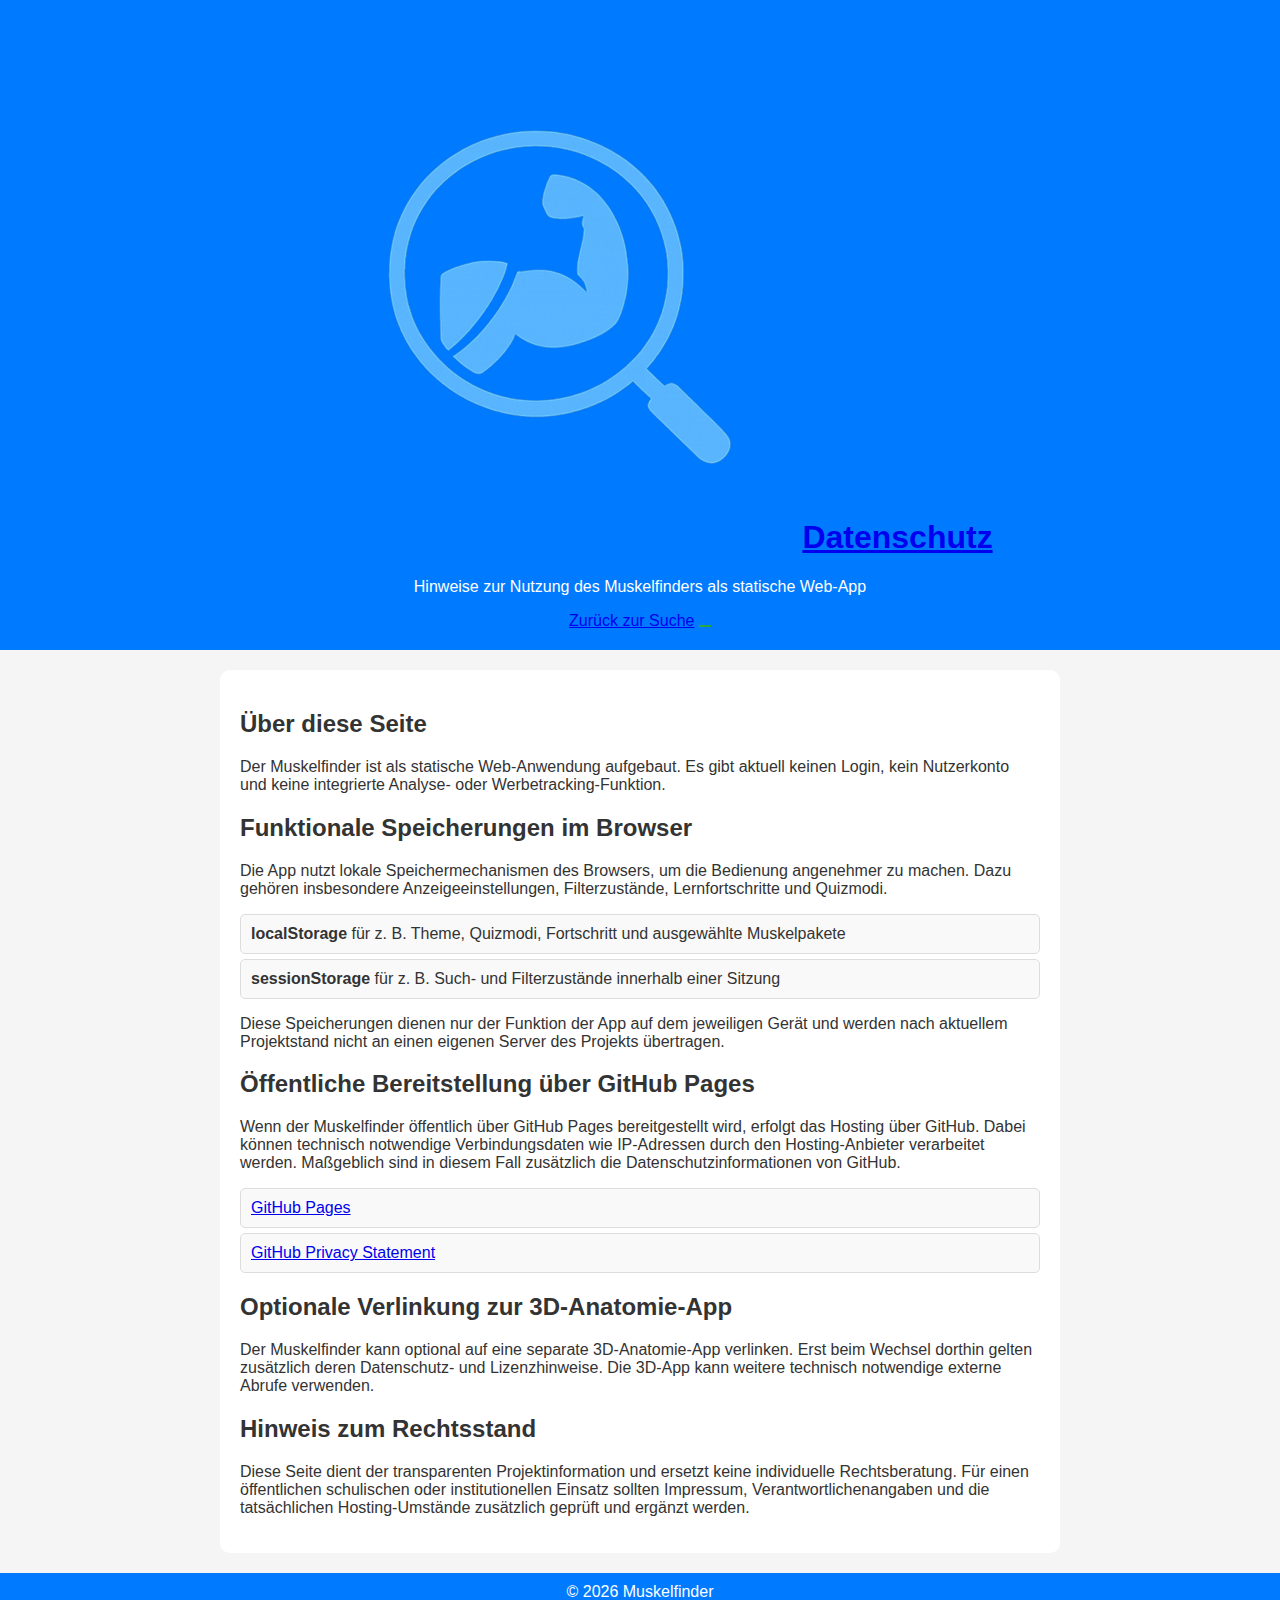
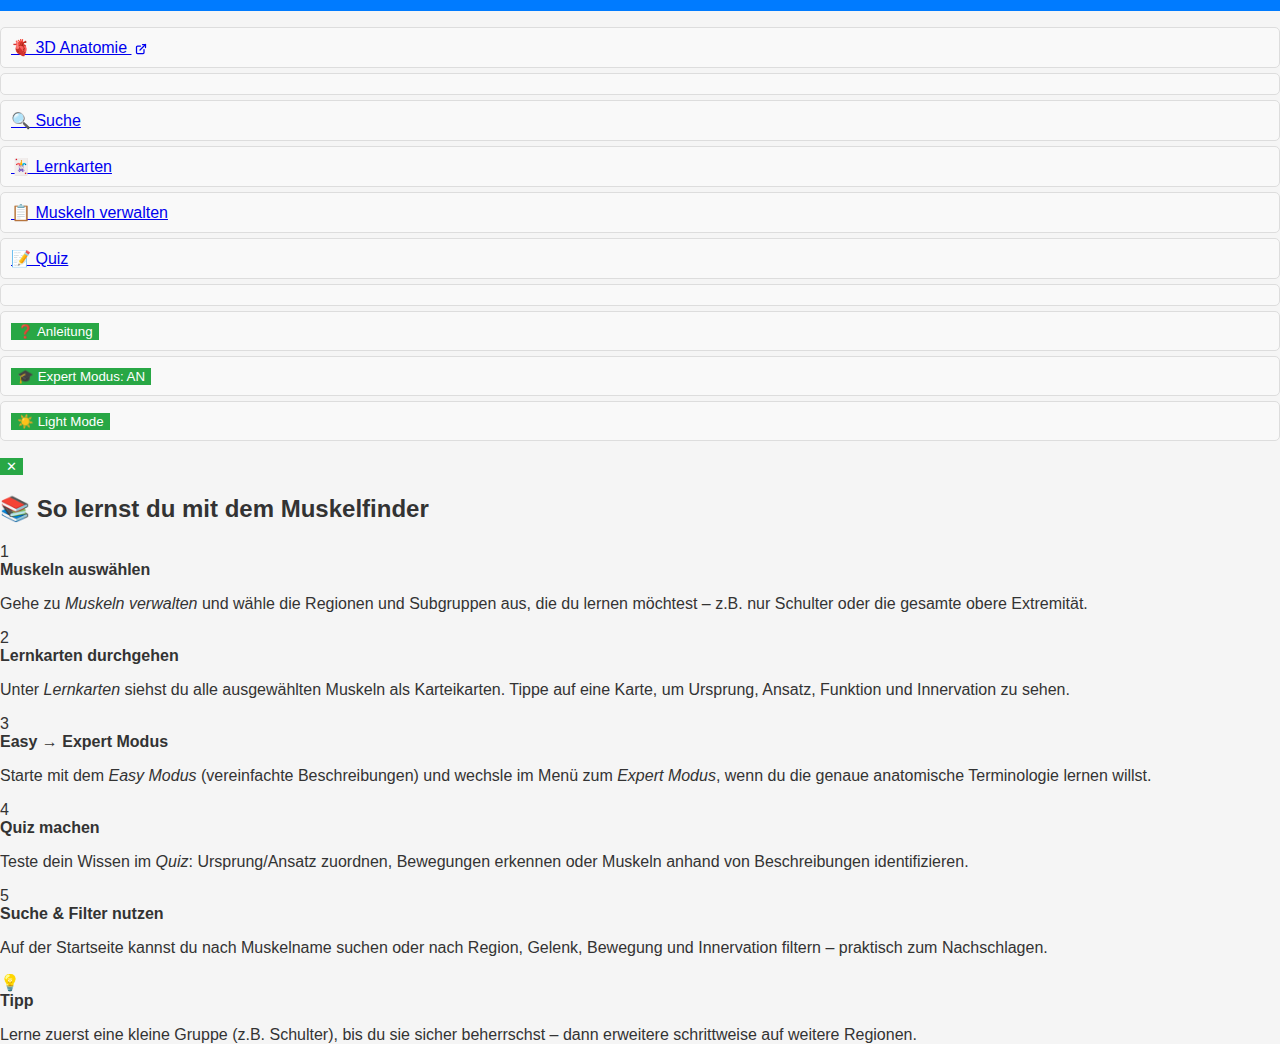
<file: datenschutz.html>
<!DOCTYPE html>
<html lang="de">

<head>
    <meta charset="UTF-8">
    <meta name="viewport" content="width=device-width, initial-scale=1.0, viewport-fit=cover">
    <title>Datenschutz</title>
    <script>
        if (location.hostname.includes("github.io")) {
            const parts = location.pathname.split('/').filter(Boolean);
            const first = parts[0] || '';
            const base = document.createElement('base');
            base.href = first && !first.endsWith('.html') ? `/${first}/` : '/';
            document.head.appendChild(base);
        }
    </script>
    <link rel="icon" type="image/png" href="assets/icons/muskelfinder-icon.png">
    <link rel="stylesheet" href="assets/css/styles.css">
</head>

<body class="page-legal">
    <header>
        <h1><img src="assets/icons/muskelfinder-icon.png" class="header-logo" alt="">Datenschutz</h1>
        <p>Hinweise zur Nutzung des Muskelfinders als statische Web-App</p>
        <a href="index.html" class="back-button">Zurück zur Suche</a>
    </header>

    <main class="legal-main">
        <section class="legal-card">
            <h2>Über diese Seite</h2>
            <p>
                Der Muskelfinder ist als statische Web-Anwendung aufgebaut. Es gibt aktuell keinen Login, kein Nutzerkonto
                und keine integrierte Analyse- oder Werbetracking-Funktion.
            </p>
        </section>

        <section class="legal-card">
            <h2>Funktionale Speicherungen im Browser</h2>
            <p>
                Die App nutzt lokale Speichermechanismen des Browsers, um die Bedienung angenehmer zu machen. Dazu gehören
                insbesondere Anzeigeeinstellungen, Filterzustände, Lernfortschritte und Quizmodi.
            </p>
            <ul class="legal-list">
                <li><strong>localStorage</strong> für z. B. Theme, Quizmodi, Fortschritt und ausgewählte Muskelpakete</li>
                <li><strong>sessionStorage</strong> für z. B. Such- und Filterzustände innerhalb einer Sitzung</li>
            </ul>
            <p>
                Diese Speicherungen dienen nur der Funktion der App auf dem jeweiligen Gerät und werden nach aktuellem
                Projektstand nicht an einen eigenen Server des Projekts übertragen.
            </p>
        </section>

        <section class="legal-card">
            <h2>Öffentliche Bereitstellung über GitHub Pages</h2>
            <p>
                Wenn der Muskelfinder öffentlich über GitHub Pages bereitgestellt wird, erfolgt das Hosting über GitHub.
                Dabei können technisch notwendige Verbindungsdaten wie IP-Adressen durch den Hosting-Anbieter verarbeitet
                werden. Maßgeblich sind in diesem Fall zusätzlich die Datenschutzinformationen von GitHub.
            </p>
            <ul class="legal-list">
                <li><a href="https://docs.github.com/en/pages/getting-started-with-github-pages/what-is-github-pages" target="_blank" rel="noopener noreferrer">GitHub Pages</a></li>
                <li><a href="https://docs.github.com/en/site-policy/privacy-policies/github-general-privacy-statement" target="_blank" rel="noopener noreferrer">GitHub Privacy Statement</a></li>
            </ul>
        </section>

        <section class="legal-card">
            <h2>Optionale Verlinkung zur 3D-Anatomie-App</h2>
            <p>
                Der Muskelfinder kann optional auf eine separate 3D-Anatomie-App verlinken. Erst beim Wechsel dorthin
                gelten zusätzlich deren Datenschutz- und Lizenzhinweise. Die 3D-App kann weitere technisch notwendige
                externe Abrufe verwenden.
            </p>
        </section>

        <section class="legal-card">
            <h2>Hinweis zum Rechtsstand</h2>
            <p>
                Diese Seite dient der transparenten Projektinformation und ersetzt keine individuelle Rechtsberatung. Für
                einen öffentlichen schulischen oder institutionellen Einsatz sollten Impressum, Verantwortlichenangaben und
                die tatsächlichen Hosting-Umstände zusätzlich geprüft und ergänzt werden.
            </p>
        </section>
    </main>

    <footer>© 2026 Muskelfinder</footer>

    <script src="assets/js/nav.js"></script>
</body>

</html>
</file>
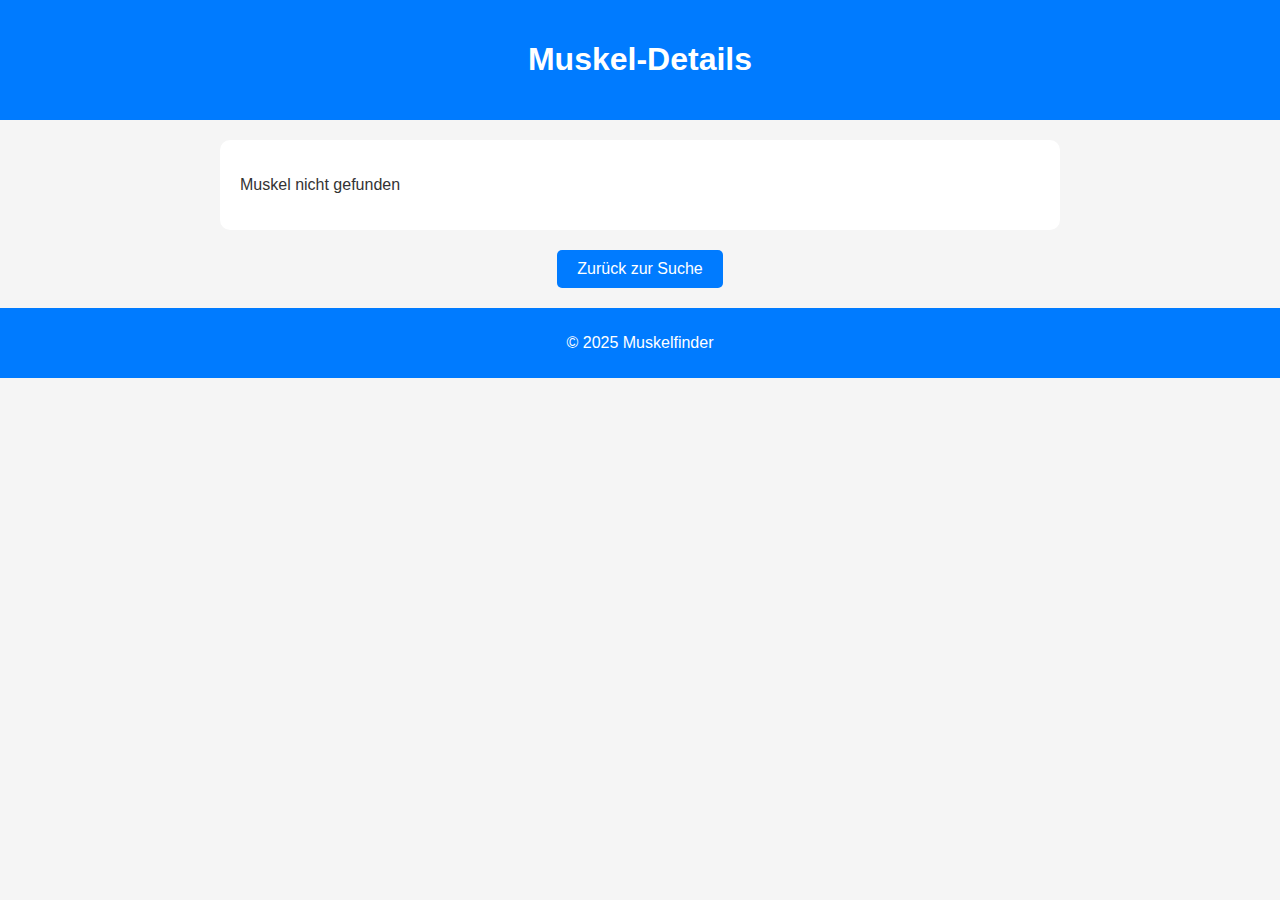
<file: muscle-details.html>
<!DOCTYPE html>
<html lang="de">
<head>
    <meta charset="UTF-8">
    <meta name="viewport" content="width=device-width, initial-scale=1.0">
    <title>Muskel-Details</title>
    <link rel="stylesheet" href="assets/css/styles.css">
</head>
<body>
    <!-- Header -->
    <header>
        <h1 id="muscle-Titlename">Muskel-Details</h1>
    </header>

    <!-- Hauptinhalt -->
    <main id="muscle-details">
        <!-- Dynamische Muskelinformationen werden hier eingefügt -->
    </main>

    <!-- Modal für Bild -->
    <div id="image-modal" class="modal">
        <span class="close-button">&times;</span>
        <img id="modal-image" class="modal-content" alt="Vergrößertes Bild">
        <div id="modal-attribution">
            <!-- Dynamische Lizenzinformationen für das Modal -->
        </div>
    </div>

    <!-- Zurück-Button -->
    <button id="back-button">Zurück zur Suche</button>

    <!-- Footer -->
    <footer>
        <p>© 2025 Muskelfinder</p>
        <!-- Dynamische Lizenzinformationen -->
        <p id="license-info" class="license-info"></p>
    </footer>

    <!-- JavaScript -->
    <script src="assets/js/details.js" defer></script>
    <script src="/assets/js/fixPaths.js"></script> 
  
</body>
</html>
</file>
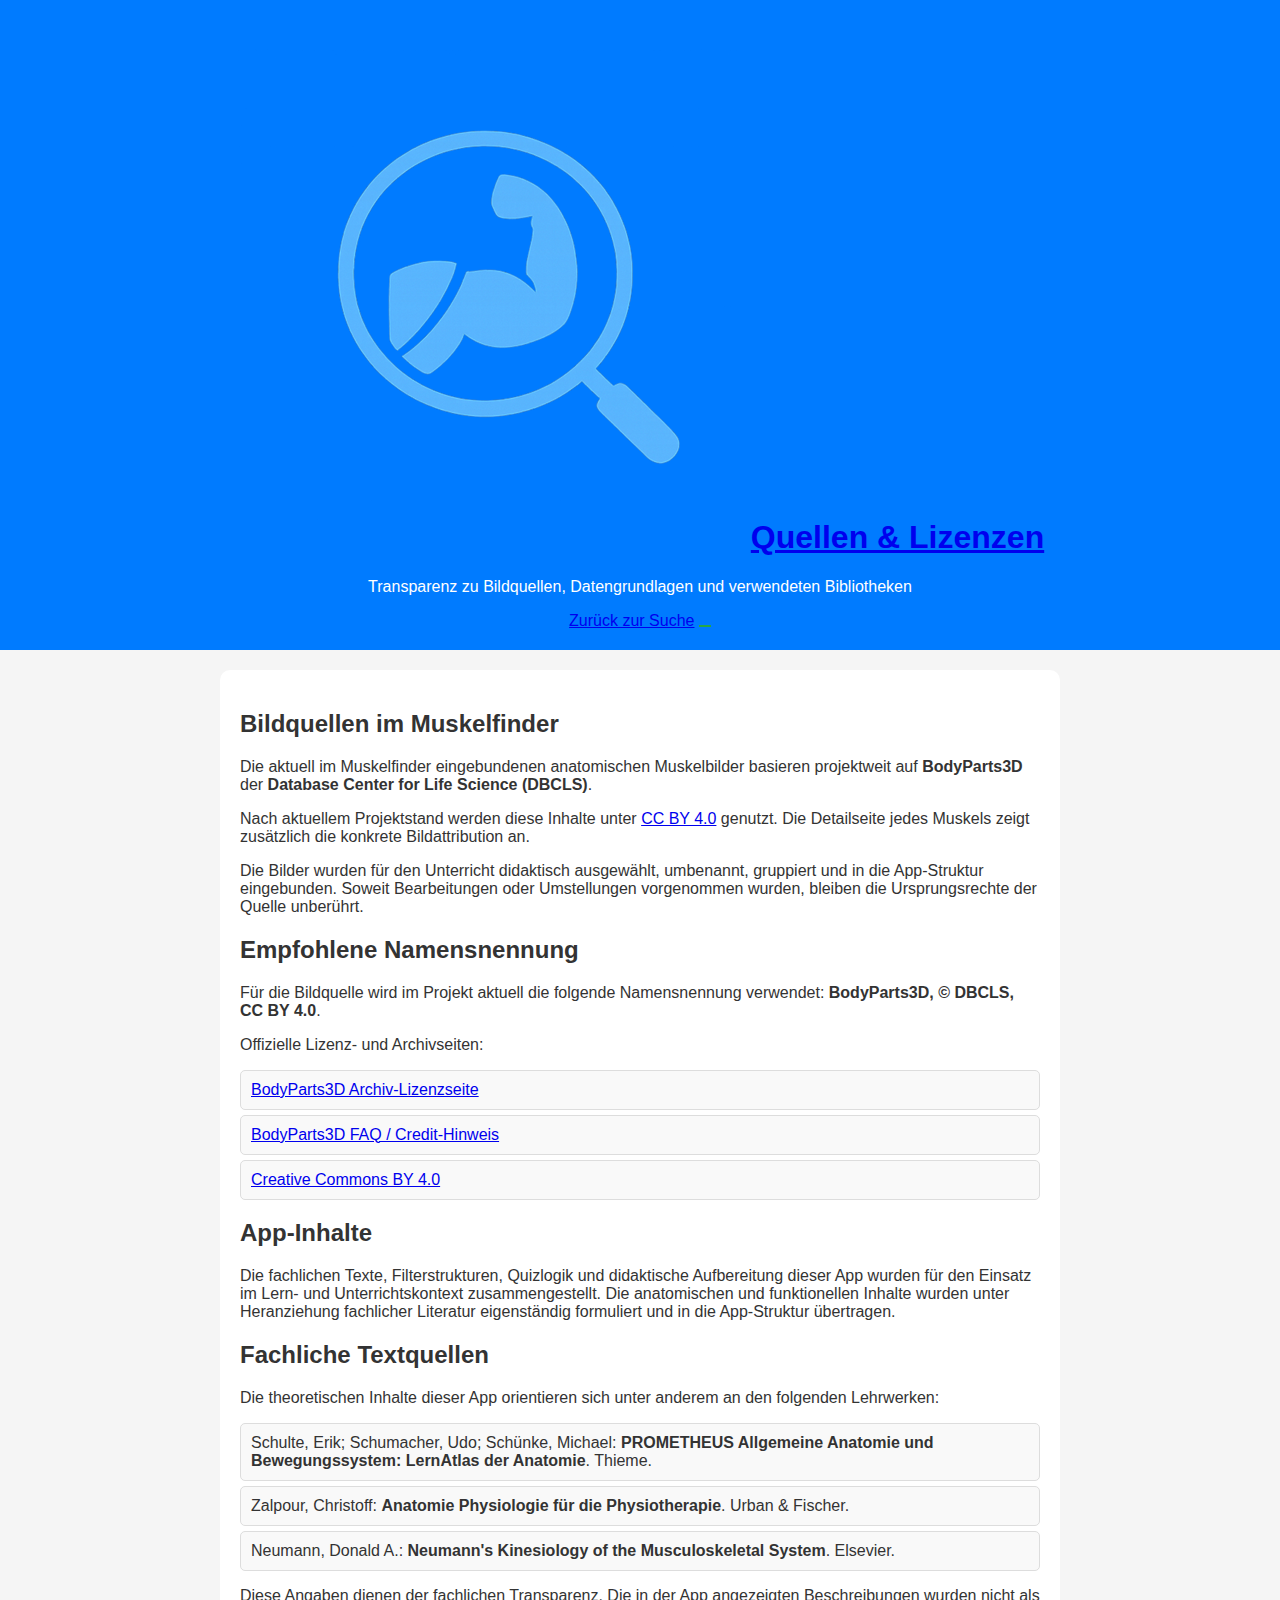
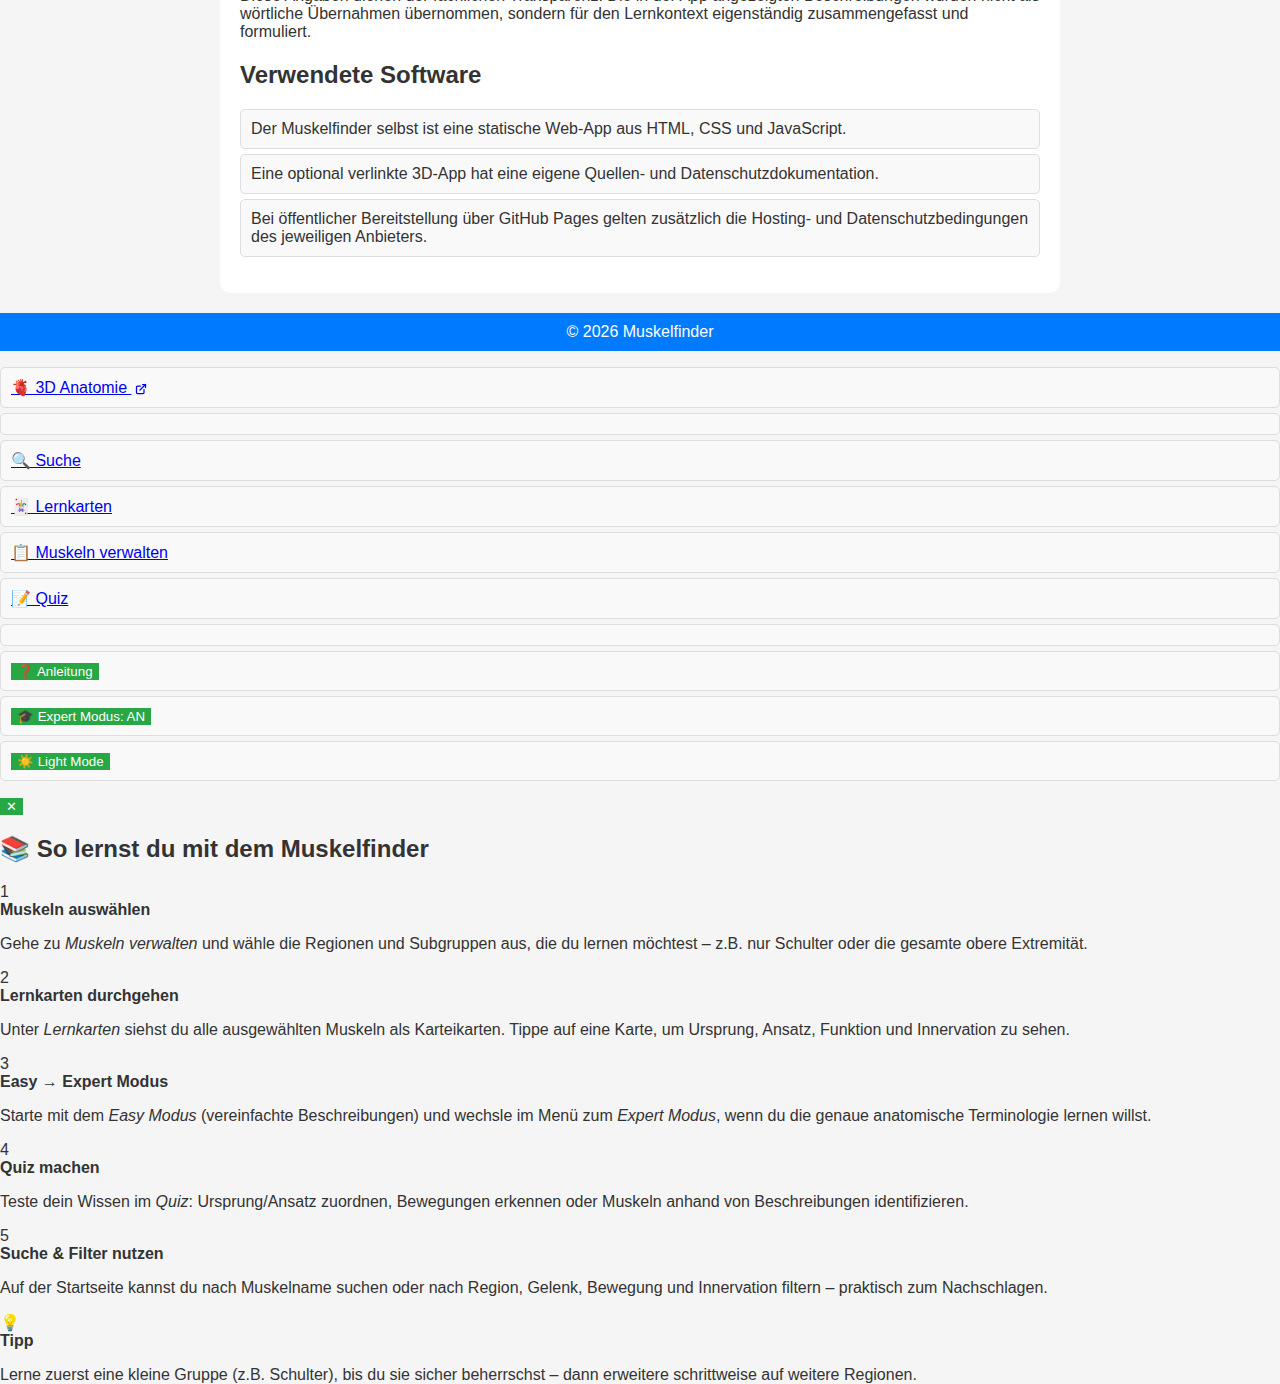
<file: quellen-lizenzen.html>
<!DOCTYPE html>
<html lang="de">

<head>
    <meta charset="UTF-8">
    <meta name="viewport" content="width=device-width, initial-scale=1.0, viewport-fit=cover">
    <title>Quellen & Lizenzen</title>
    <script>
        if (location.hostname.includes("github.io")) {
            const parts = location.pathname.split('/').filter(Boolean);
            const first = parts[0] || '';
            const base = document.createElement('base');
            base.href = first && !first.endsWith('.html') ? `/${first}/` : '/';
            document.head.appendChild(base);
        }
    </script>
    <link rel="icon" type="image/png" href="assets/icons/muskelfinder-icon.png">
    <link rel="stylesheet" href="assets/css/styles.css">
</head>

<body class="page-legal">
    <header>
        <h1><img src="assets/icons/muskelfinder-icon.png" class="header-logo" alt="">Quellen & Lizenzen</h1>
        <p>Transparenz zu Bildquellen, Datengrundlagen und verwendeten Bibliotheken</p>
        <a href="index.html" class="back-button">Zurück zur Suche</a>
    </header>

    <main class="legal-main">
        <section class="legal-card">
            <h2>Bildquellen im Muskelfinder</h2>
            <p>
                Die aktuell im Muskelfinder eingebundenen anatomischen Muskelbilder basieren projektweit auf
                <strong>BodyParts3D</strong> der <strong>Database Center for Life Science (DBCLS)</strong>.
            </p>
            <p>
                Nach aktuellem Projektstand werden diese Inhalte unter
                <a href="https://creativecommons.org/licenses/by/4.0/" target="_blank" rel="noopener noreferrer">CC BY 4.0</a>
                genutzt. Die Detailseite jedes Muskels zeigt zusätzlich die konkrete Bildattribution an.
            </p>
            <p>
                Die Bilder wurden für den Unterricht didaktisch ausgewählt, umbenannt, gruppiert und in die App-Struktur
                eingebunden. Soweit Bearbeitungen oder Umstellungen vorgenommen wurden, bleiben die Ursprungsrechte der
                Quelle unberührt.
            </p>
        </section>

        <section class="legal-card">
            <h2>Empfohlene Namensnennung</h2>
            <p>
                Für die Bildquelle wird im Projekt aktuell die folgende Namensnennung verwendet:
                <strong>BodyParts3D, © DBCLS, CC BY 4.0</strong>.
            </p>
            <p>
                Offizielle Lizenz- und Archivseiten:
            </p>
            <ul class="legal-list">
                <li><a href="https://dbarchive.biosciencedbc.jp/en/bodyparts3d/lic.html" target="_blank" rel="noopener noreferrer">BodyParts3D Archiv-Lizenzseite</a></li>
                <li><a href="https://lifesciencedb.jp/bp3d/info_en/userGuide/faq/credit.html" target="_blank" rel="noopener noreferrer">BodyParts3D FAQ / Credit-Hinweis</a></li>
                <li><a href="https://creativecommons.org/licenses/by/4.0/" target="_blank" rel="noopener noreferrer">Creative Commons BY 4.0</a></li>
            </ul>
        </section>

        <section class="legal-card">
            <h2>App-Inhalte</h2>
            <p>
                Die fachlichen Texte, Filterstrukturen, Quizlogik und didaktische Aufbereitung dieser App wurden für den
                Einsatz im Lern- und Unterrichtskontext zusammengestellt. Die anatomischen und funktionellen Inhalte wurden
                unter Heranziehung fachlicher Literatur eigenständig formuliert und in die App-Struktur übertragen.
            </p>
        </section>

        <section class="legal-card">
            <h2>Fachliche Textquellen</h2>
            <p>
                Die theoretischen Inhalte dieser App orientieren sich unter anderem an den folgenden Lehrwerken:
            </p>
            <ul class="legal-list">
                <li>Schulte, Erik; Schumacher, Udo; Schünke, Michael: <strong>PROMETHEUS Allgemeine Anatomie und Bewegungssystem: LernAtlas der Anatomie</strong>. Thieme.</li>
                <li>Zalpour, Christoff: <strong>Anatomie Physiologie für die Physiotherapie</strong>. Urban &amp; Fischer.</li>
                <li>Neumann, Donald A.: <strong>Neumann's Kinesiology of the Musculoskeletal System</strong>. Elsevier.</li>
            </ul>
            <p>
                Diese Angaben dienen der fachlichen Transparenz. Die in der App angezeigten Beschreibungen wurden nicht als
                wörtliche Übernahmen übernommen, sondern für den Lernkontext eigenständig zusammengefasst und formuliert.
            </p>
        </section>

        <section class="legal-card">
            <h2>Verwendete Software</h2>
            <ul class="legal-list">
                <li>Der Muskelfinder selbst ist eine statische Web-App aus HTML, CSS und JavaScript.</li>
                <li>Eine optional verlinkte 3D-App hat eine eigene Quellen- und Datenschutzdokumentation.</li>
                <li>Bei öffentlicher Bereitstellung über GitHub Pages gelten zusätzlich die Hosting- und Datenschutzbedingungen des jeweiligen Anbieters.</li>
            </ul>
        </section>
    </main>

    <footer>© 2026 Muskelfinder</footer>

    <script src="assets/js/nav.js"></script>
</body>

</html>
</file>
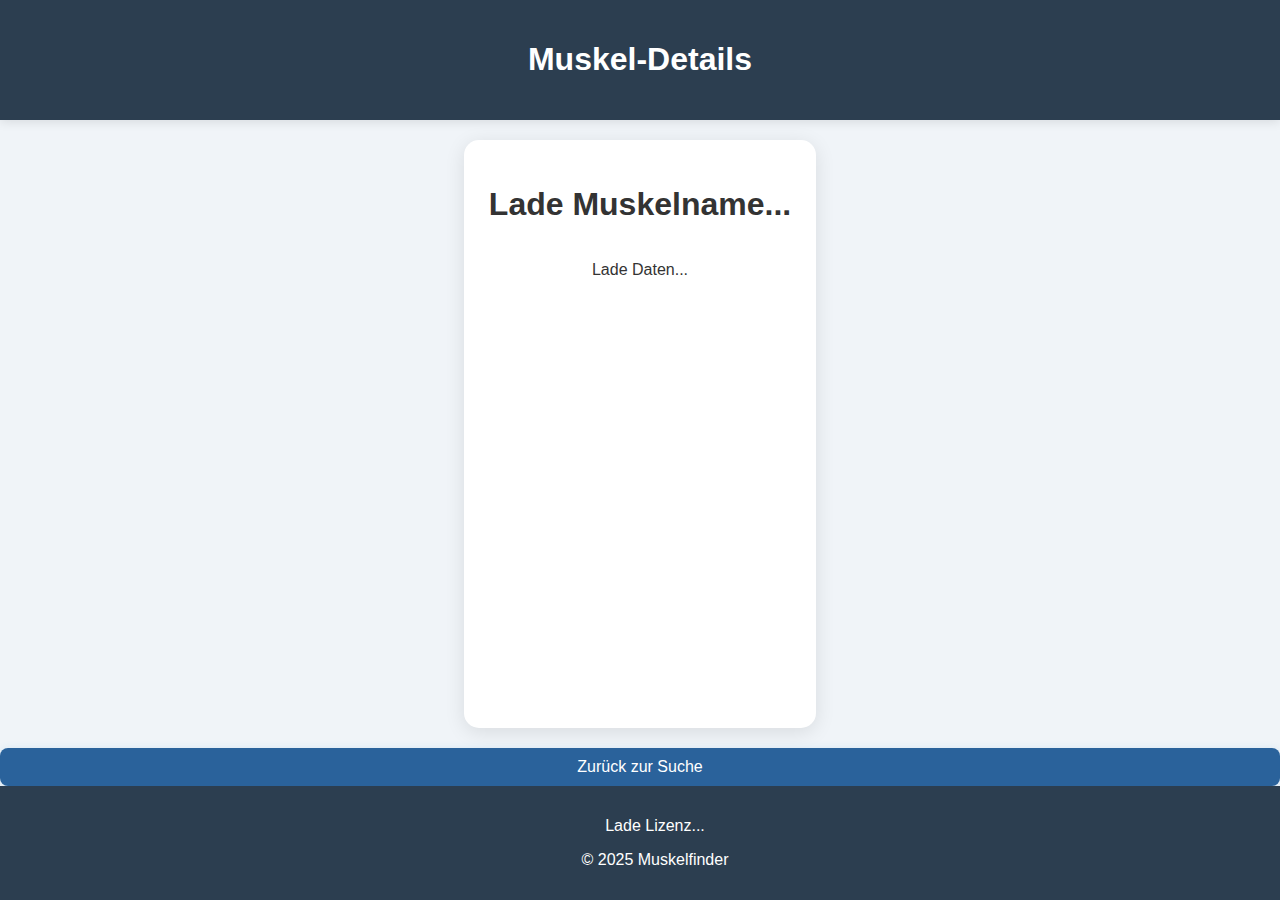
<file: Muskelfinder/muscle-details.html>
<!DOCTYPE html>
<html lang="de">
<head>
    <meta charset="UTF-8">
    <meta name="viewport" content="width=device-width, initial-scale=1.0">
    <title>Muskel-Details</title>
    <script>
        // Dynamisches <base> für GitHub Pages
        if (location.hostname.includes("github.io")) {
            const base = document.createElement('base');
            base.href = '/Muskelfinder'; // Passe an deinen Repository-Namen an
            document.head.appendChild(base);
        }
    </script>
    <link rel="stylesheet" href="/Muskelfinder/assets/css/styles.css">
</head>
<body>
    <header>
        <h1>Muskel-Details</h1>
    </header>
    <main>
        <h1 id="muscleTitlename">Lade Muskelname...</h1>
        <div id="muscleDetails">
            <p>Lade Daten...</p>
        </div>
        <div id="imageModal" class="modal" style="display: none;">
            <span class="closeButton">×</span>
            <img id="modalImage" class="modalContent" alt="Zoomed Image">
        </div>
    </main>
    <button id="backButton" class="back-button">Zurück zur Suche</button>
    <footer>
        <p id="licenseInfo">Lade Lizenz...</p>
        <p>© 2025 Muskelfinder</p>
    </footer>
    <script src="/assets/js/details.js"></script>
</body>
</html>
</file>
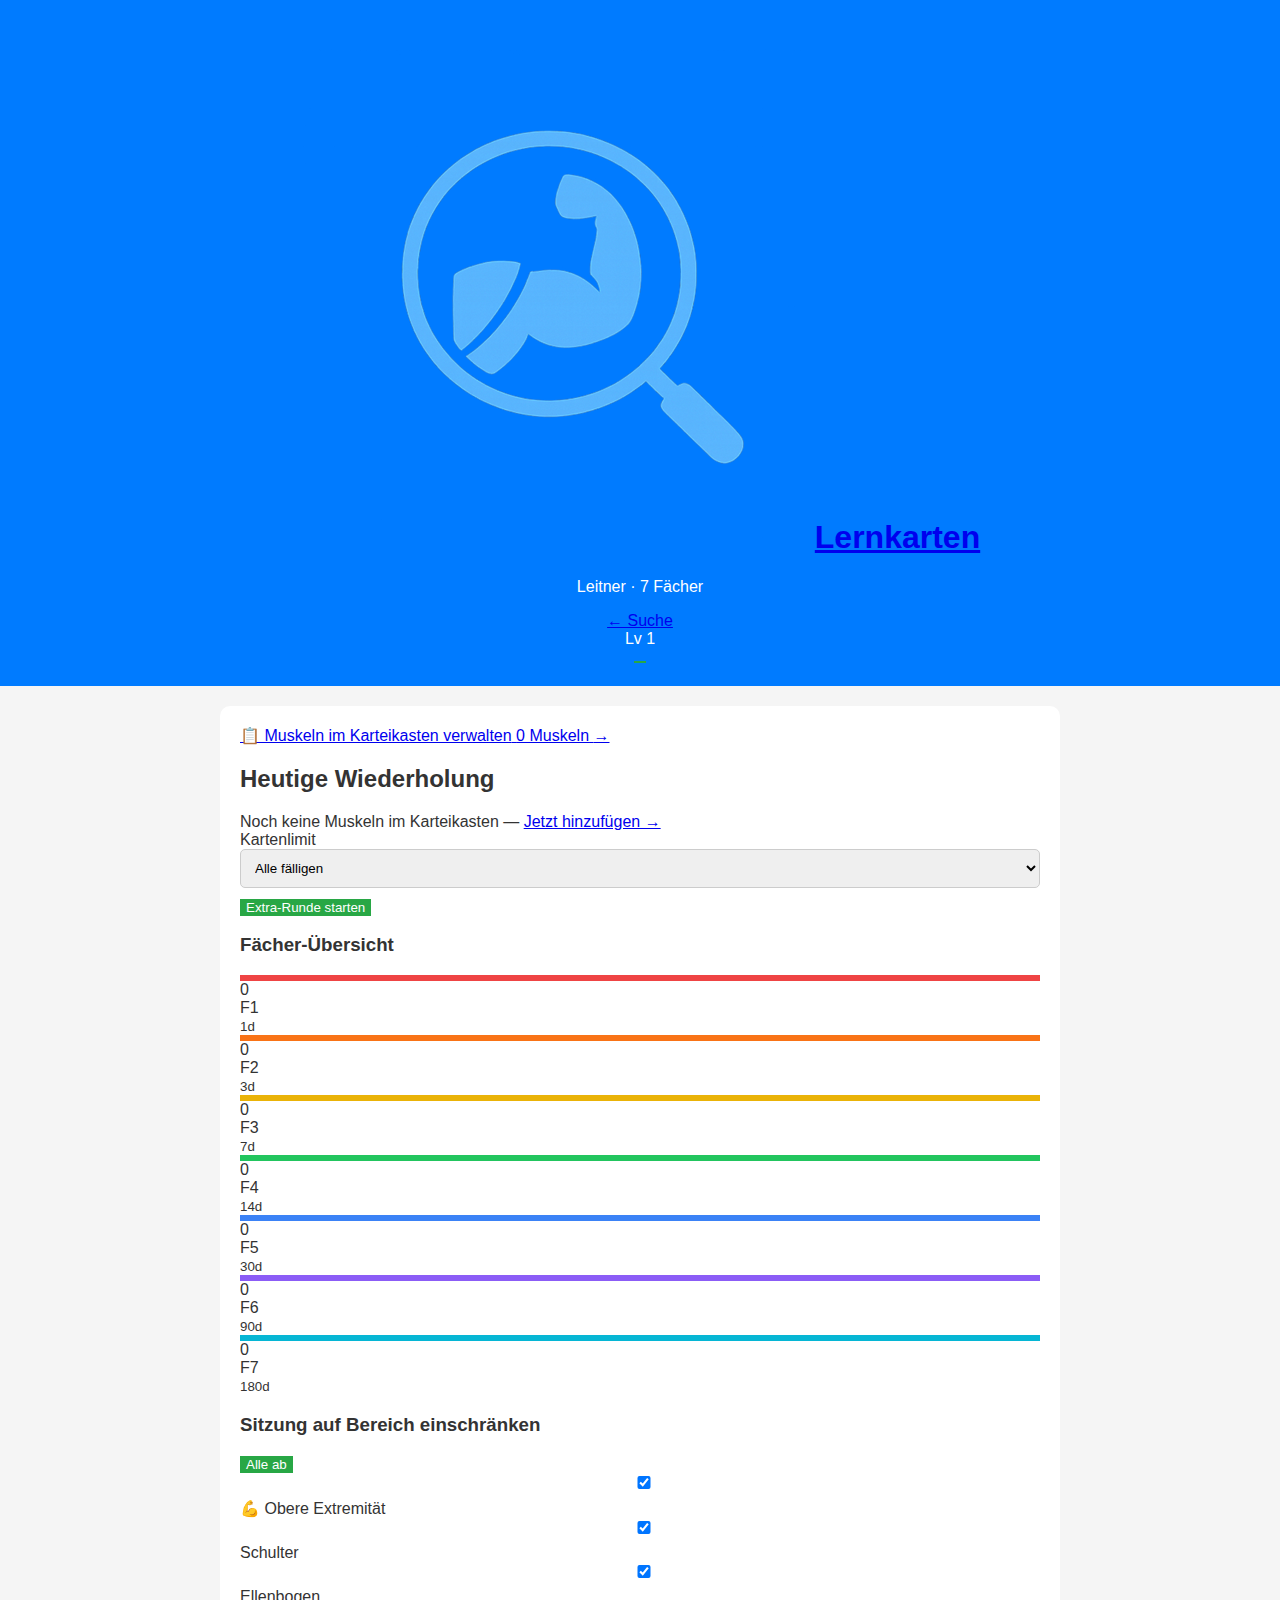
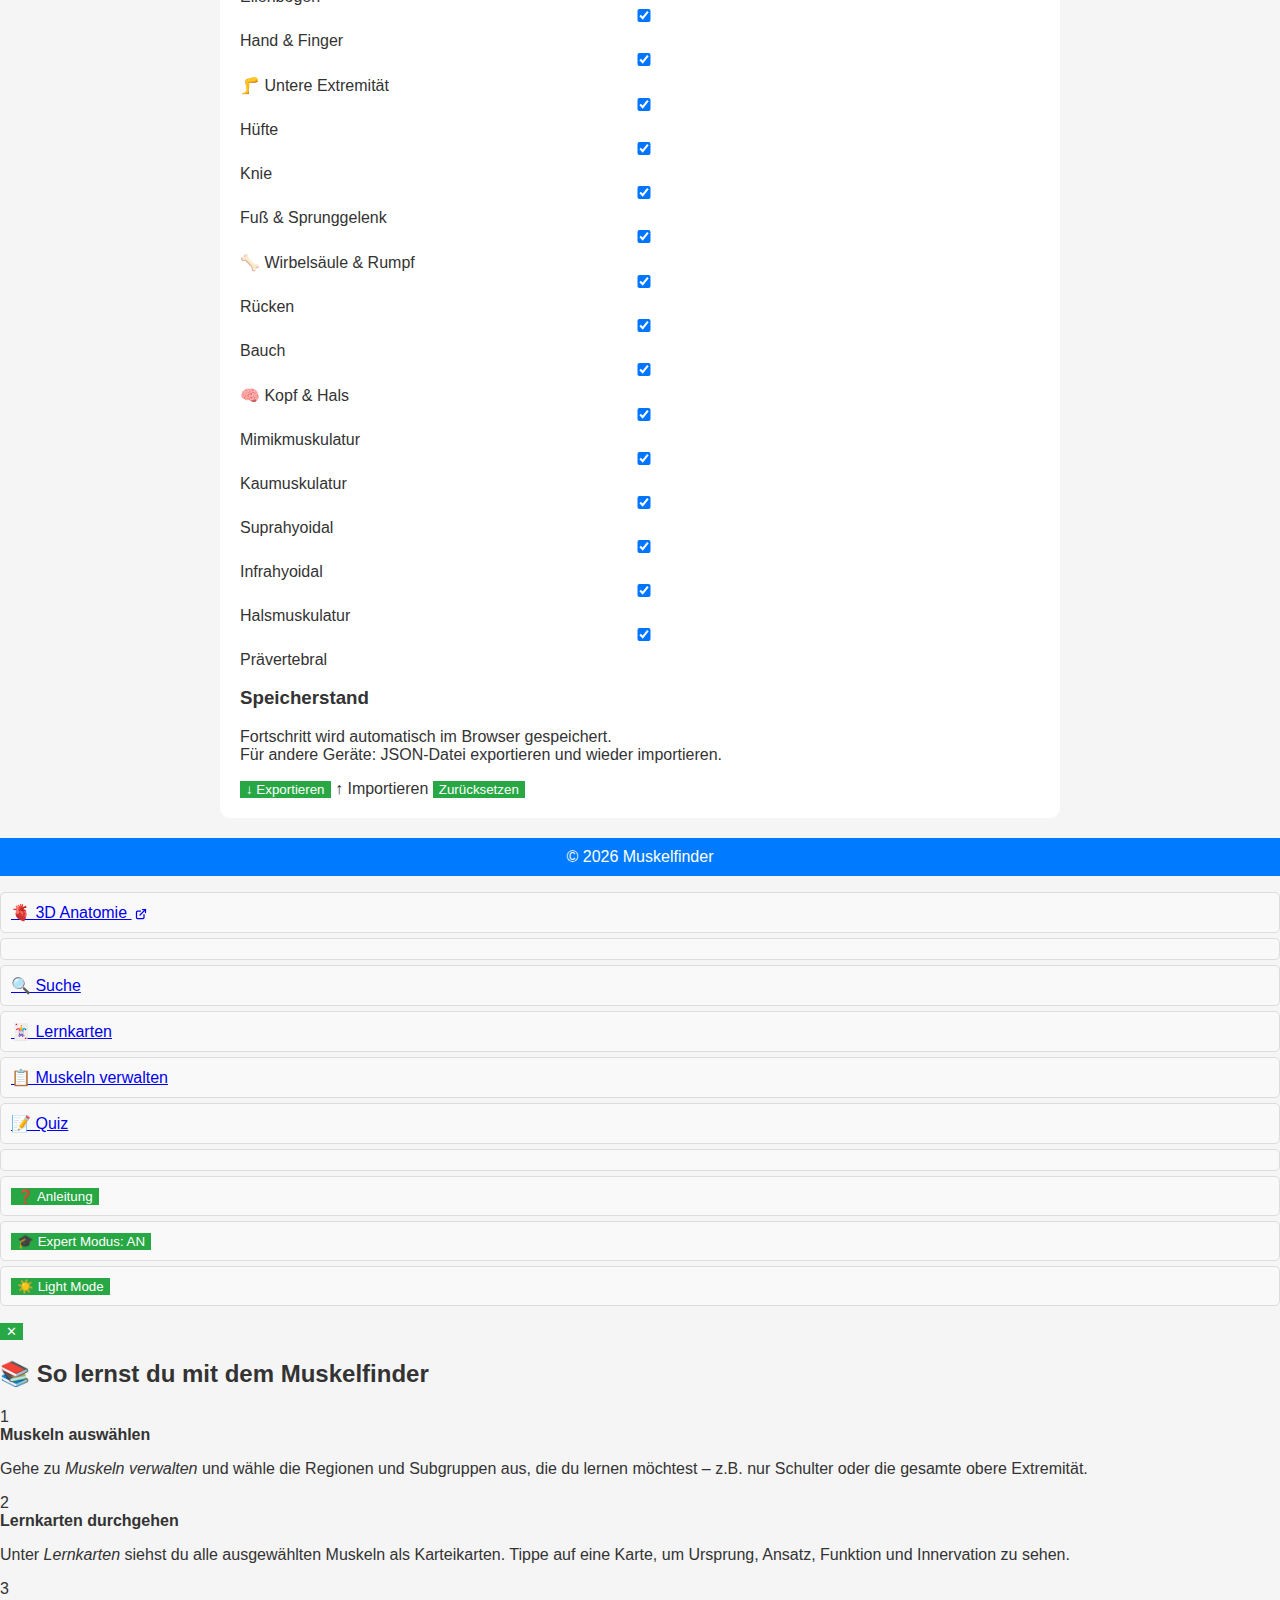
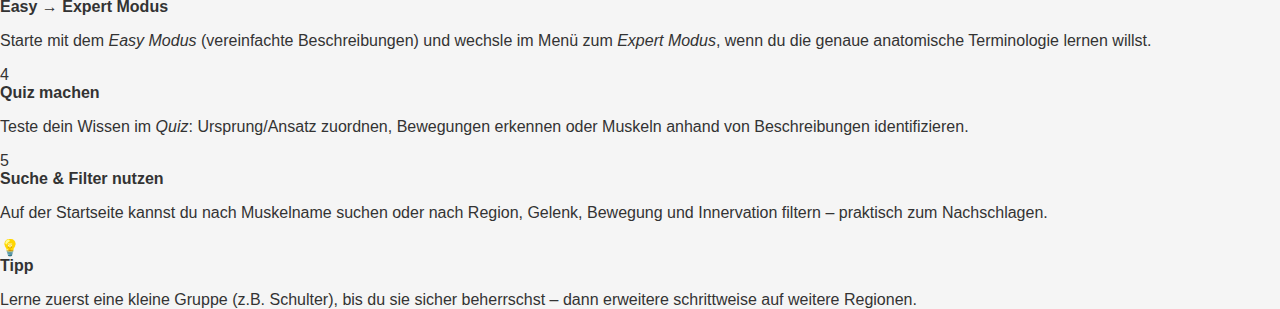
<file: quizzes/flashcards.html>
<!DOCTYPE html>
<html lang="de">

<head>
    <meta charset="UTF-8">
    <meta name="viewport" content="width=device-width, initial-scale=1.0, viewport-fit=cover">
    <title>Lernkarten – Muskelfinder</title>
    <script>
        if (location.hostname.includes("github.io")) {
            const base = document.createElement('base');
            base.href = '/Muskelfinder/';
            document.head.appendChild(base);
        }
    </script>
    <link rel="icon" type="image/png" href="../assets/icons/muskelfinder-icon.png">
  <link rel="stylesheet" href="../assets/css/styles.css">
</head>

<body>
    <header>
        <h1><img src="../assets/icons/muskelfinder-icon.png" class="header-logo" alt="">Lernkarten</h1>
        <p>Leitner · 7 Fächer</p>
        <nav>
            <a href="../index.html" class="back-button">← Suche</a>
        </nav>
    </header>

    <main>
        <div id="loading">Lade Muskeldaten...</div>

        <!-- ══ Setup-Screen ══════════════════════════════════════ -->
        <div id="setup-screen" hidden>

            <!-- Link zur Muskelverwaltung -->
            <a href="muscle-selection.html" class="manage-deck-link">
                <span>📋 Muskeln im Karteikasten verwalten</span>
                <span class="manage-deck-count" id="deck-total-count"></span>
                <span class="manage-deck-arrow">→</span>
            </a>

            <!-- Heutige Wiederholung -->
            <div class="fc-section">
                <h2 class="fc-title">Heutige Wiederholung</h2>
                <div id="due-count" class="due-count-display"></div>
            </div>

            <!-- Sitzungsziel + Start-Button -->
            <div class="fc-section">
                <div class="session-goal-row">
                    <label class="session-goal-label" for="session-goal">Kartenlimit</label>
                    <select id="session-goal" class="session-goal-select">
                        <option value="0">Alle fälligen</option>
                        <option value="5">5 Karten</option>
                        <option value="10">10 Karten</option>
                        <option value="20">20 Karten</option>
                        <option value="50">50 Karten</option>
                    </select>
                </div>
                <button id="start-session" class="btn-primary btn-large">
                    Lernen starten
                </button>
            </div>

            <!-- Leitner-Visualisierung (alle Karten im Deck) -->
            <div class="fc-section">
                <h3 class="fc-subtitle">Fächer-Übersicht</h3>
                <div id="leitner-boxes" class="leitner-boxes"></div>
            </div>

            <!-- Bereich einschränken (Subgruppen-Baum) -->
            <div class="fc-section">
                <div class="fc-subtitle-row">
                    <h3 class="fc-subtitle">Sitzung auf Bereich einschränken</h3>
                    <button id="toggle-all-btn" class="btn-text-sm" type="button">Alle ab</button>
                </div>
                <div id="subgroup-tree" class="subgroup-tree"></div>
            </div>

            <!-- Speicherstand -->
            <div class="fc-section save-section">
                <h3 class="fc-subtitle">Speicherstand</h3>
                <p class="save-hint">
                    Fortschritt wird automatisch im Browser gespeichert.<br>
                    Für andere Geräte: JSON-Datei exportieren und wieder importieren.
                </p>
                <div class="save-actions">
                    <button id="export-btn" class="btn-secondary">↓ Exportieren</button>
                    <label class="btn-secondary btn-file-label" for="import-file">↑ Importieren</label>
                    <input type="file" id="import-file" accept=".json" style="display:none">
                    <button id="reset-progress" class="btn-danger">Zurücksetzen</button>
                </div>
            </div>

        </div>

        <!-- ══ Card-Screen ════════════════════════════════════════ -->
        <div id="card-screen" hidden>

            <div class="session-header">
                <button id="back-to-overview" class="session-back-btn" title="Zur Übersicht">
                    ←
                </button>
                <span id="session-progress" class="session-progress"></span>
                <button id="flag-btn" class="flag-btn" title="Als schwierig markieren">⚑</button>
            </div>

            <!-- Lernkarte -->
            <div id="flashcard" class="flashcard" role="button" tabindex="0" aria-label="Karte aufdecken">
                <div id="card-inner" class="flashcard-inner">

                    <div class="flashcard-front">
                        <div class="card-badges">
                            <span id="card-fach" class="card-fach-badge"></span>
                            <span id="card-difficult-badge" class="card-difficult-badge" hidden>⚑ Schwierig</span>
                        </div>
                        <div id="card-name" class="card-name"></div>
                        <div id="card-subgroup" class="card-subgroup"></div>
                        <button id="flip-btn" class="flip-hint">Aufdecken</button>
                    </div>

                    <div class="flashcard-back">
                        <div id="card-back-content" class="card-back-content"></div>
                    </div>

                </div>
            </div>

            <!-- Antwort-Buttons -->
            <div id="card-buttons" class="card-buttons" hidden>
                <button id="btn-wrong"   class="answer-btn btn-wrong">
                    <span class="answer-icon">✗</span>
                    <span class="answer-label">Falsch</span>
                    <span class="answer-sub">Fach −1</span>
                </button>
                <button id="btn-unsure"  class="answer-btn btn-unsure">
                    <span class="answer-icon">~</span>
                    <span class="answer-label">Unsicher</span>
                    <span class="answer-sub">Wiederholen</span>
                </button>
                <button id="btn-correct" class="answer-btn btn-correct">
                    <span class="answer-icon">✓</span>
                    <span class="answer-label">Richtig</span>
                    <span class="answer-sub">Fach +1</span>
                </button>
            </div>
            <div class="keyboard-hint">Tastatur: <kbd>1</kbd> Falsch · <kbd>2</kbd> Unsicher · <kbd>3</kbd> Richtig · <kbd>Space</kbd> Aufdecken · <kbd>F</kbd> Schwierig</div>

        </div>

        <!-- ══ Summary-Screen ════════════════════════════════════ -->
        <div id="summary-screen" hidden>

            <div class="summary-card">
                <h2 class="summary-title">Sitzung abgeschlossen! 🎉</h2>
                <div id="summary-stats" class="summary-stats"></div>
            </div>

            <div class="fc-section">
                <h3 class="fc-subtitle">Fächer nach der Sitzung</h3>
                <div id="summary-leitner" class="leitner-boxes"></div>
            </div>

            <div class="summary-buttons">
                <button id="continue-btn" class="btn-primary">Weiter lernen</button>
                <button id="back-to-setup" class="btn-secondary">Zur Übersicht</button>
            </div>

        </div>

    </main>

    <footer>© 2026 Muskelfinder</footer>

    <script src="../assets/js/gamification.js"></script>
    <script src="../assets/js/nav.js"></script>
    <script src="../assets/js/data-loader.js"></script>
    <script src="../assets/js/progress.js"></script>
    <script src="../assets/js/flashcards.js"></script>
</body>

</html>
</file>
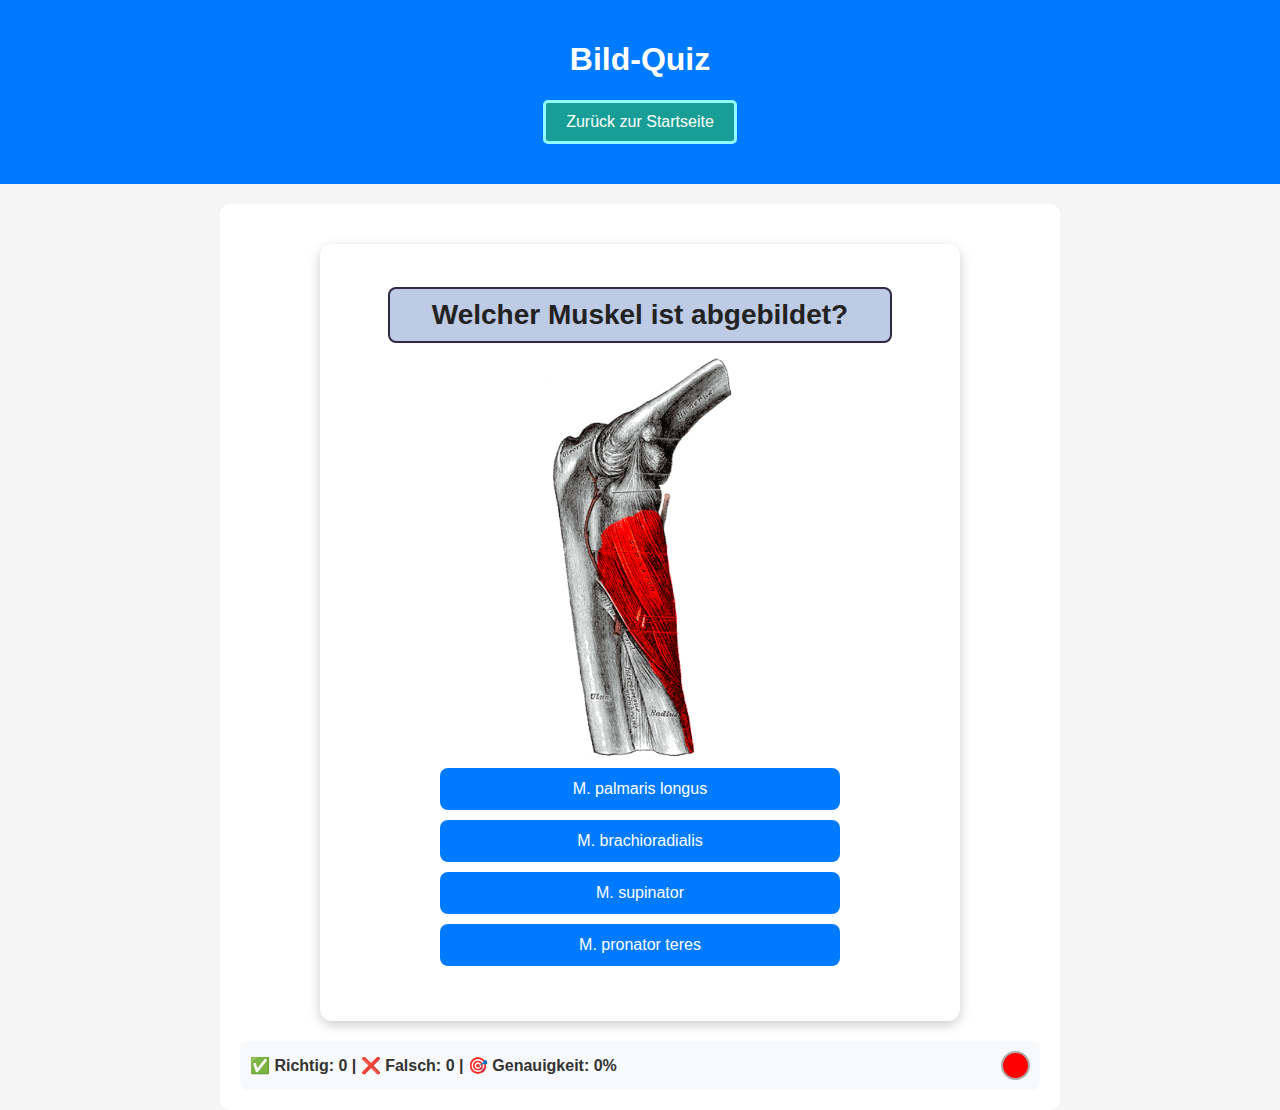
<file: quizzes/image-match-quiz.html>
<!DOCTYPE html>
<html lang="de">
<head>
  <meta charset="UTF-8">
  <meta name="viewport" content="width=device-width, initial-scale=1.0">
  <title>Bild-Quiz</title>
  <link rel="stylesheet" href="../assets/css/styles.css">
</head>
<body>
  <header>
    <h1>Bild-Quiz</h1>
    <nav>
      <button class="headButton" onclick="location.href='../quizzes/quiz.html'">Zurück zur Startseite</button>
    </nav>
  </header>

  <main>
    <div class="quiz-container">
      <h2 id="quizHead">Welcher Muskel ist abgebildet?</h2>
      <div class="image-container">
        <img id="mainImage" src="" alt="Muskelbild">
      </div>
      <div class="options-grid" id="options"></div>
      <div class="feedback" id="feedback"></div>
    </div>
    
    <div class="status-bar">
      <div class="stats">
        ✅ Richtig: <span id="correctCount">0</span> | ❌ Falsch: <span id="wrongCount">0</span> | 
        🎯 Genauigkeit: <span id="accuracy">0%</span>
      </div>
      <div class="accuracy-indicator" id="accuracyIndicator"></div>
    </div>
  </main>

  <script src="../assets/js/image-match-quiz.js"></script>
  <script src="../assets/js/fixPaths.js"></script> 
</body>
</html>
</file>
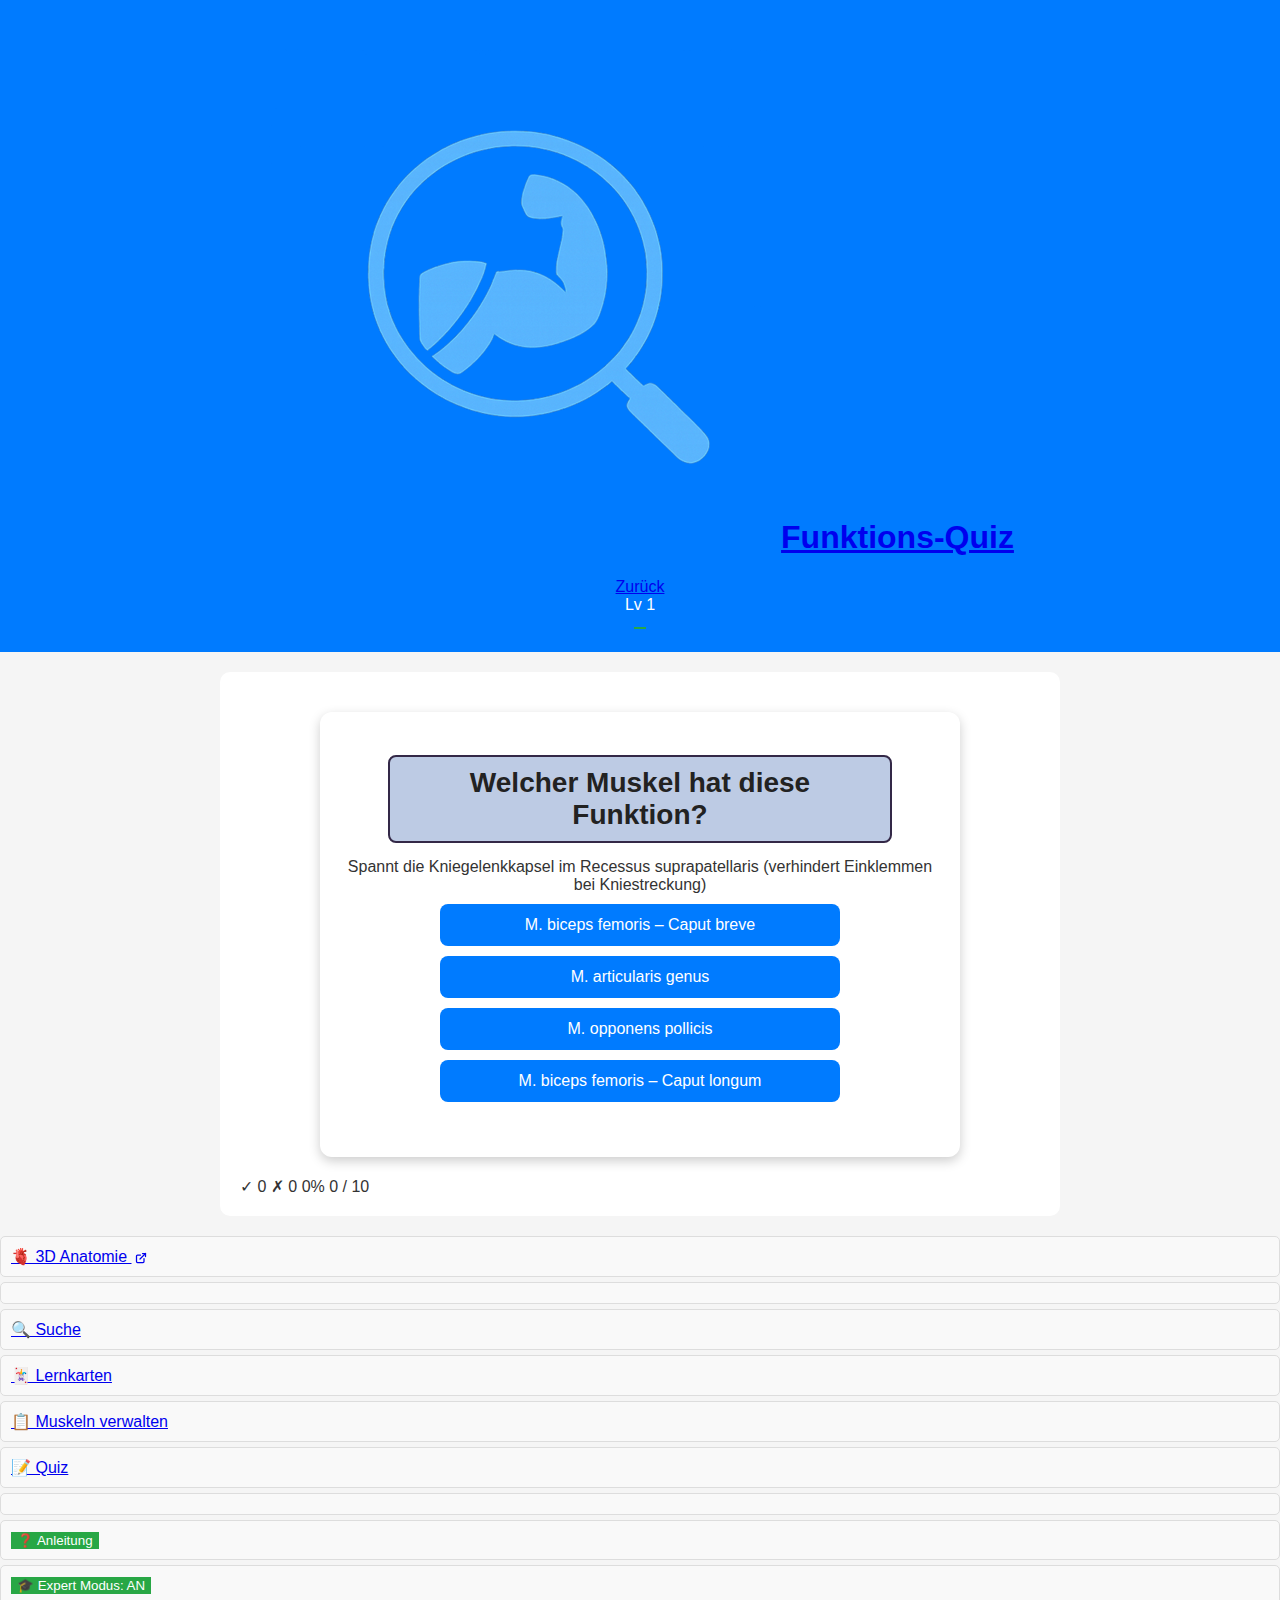
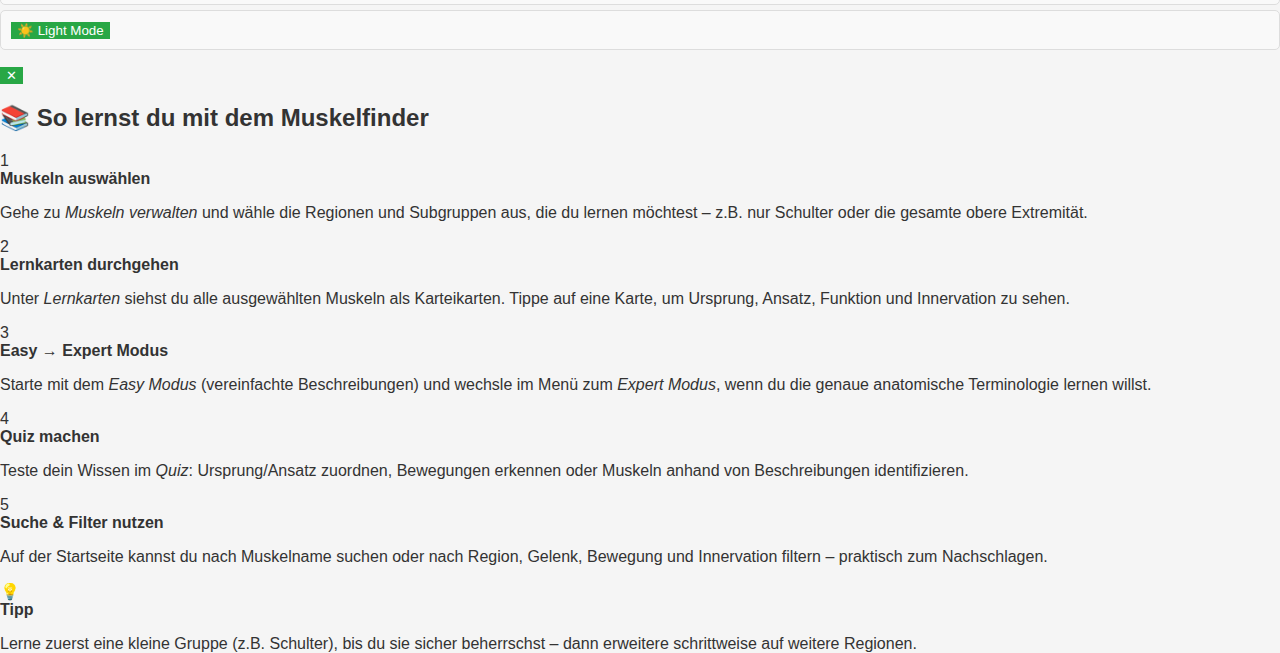
<file: quizzes/movement-quiz.html>
<!DOCTYPE html>
<html lang="de">

<head>
  <meta charset="UTF-8">
  <meta name="viewport" content="width=device-width, initial-scale=1.0, viewport-fit=cover">
  <title>Funktions-Quiz – Muskelfinder</title>
  <link rel="icon" type="image/png" href="../assets/icons/muskelfinder-icon.png">
  <link rel="stylesheet" href="../assets/css/styles.css">
</head>

<body>
  <header>
    <h1><img src="../assets/icons/muskelfinder-icon.png" class="header-logo" alt="">Funktions-Quiz</h1>
    <nav>
      <a href="quiz.html" class="back-button">Zurück</a>
    </nav>
  </header>
  <main>
    <div class="quiz-container">
      <h2 id="quizHead"></h2>
      <div id="question" class="origin-box"></div>
      <div id="options"></div>
      <div class="feedback" id="feedback"></div>
    </div>
    <div class="quiz-stats-bar">
      <div class="qsb-stats">
        <span class="qsb-item qsb-correct">✓ <span id="correctCount">0</span></span>
        <span class="qsb-item qsb-wrong">✗ <span id="wrongCount">0</span></span>
        <span class="qsb-item qsb-acc"><span id="accuracy">0%</span></span>
        <span class="qsb-item qsb-progress" id="qs-progress">0 / 10</span>
      </div>
      <div id="quiz-xp-bar"></div>
    </div>
    <div id="quiz-summary" hidden></div>
  </main>

  <script src="../assets/js/gamification.js"></script>
  <script src="../assets/js/nav.js"></script>
  <script src="../assets/js/data-loader.js"></script>
  <script src="../assets/js/progress.js"></script>
  <script src="../assets/js/quiz-filter.js"></script>
  <script src="../assets/js/quiz-session.js"></script>
  <script src="../assets/js/movement-quiz.js"></script>
</body>

</html>
</file>
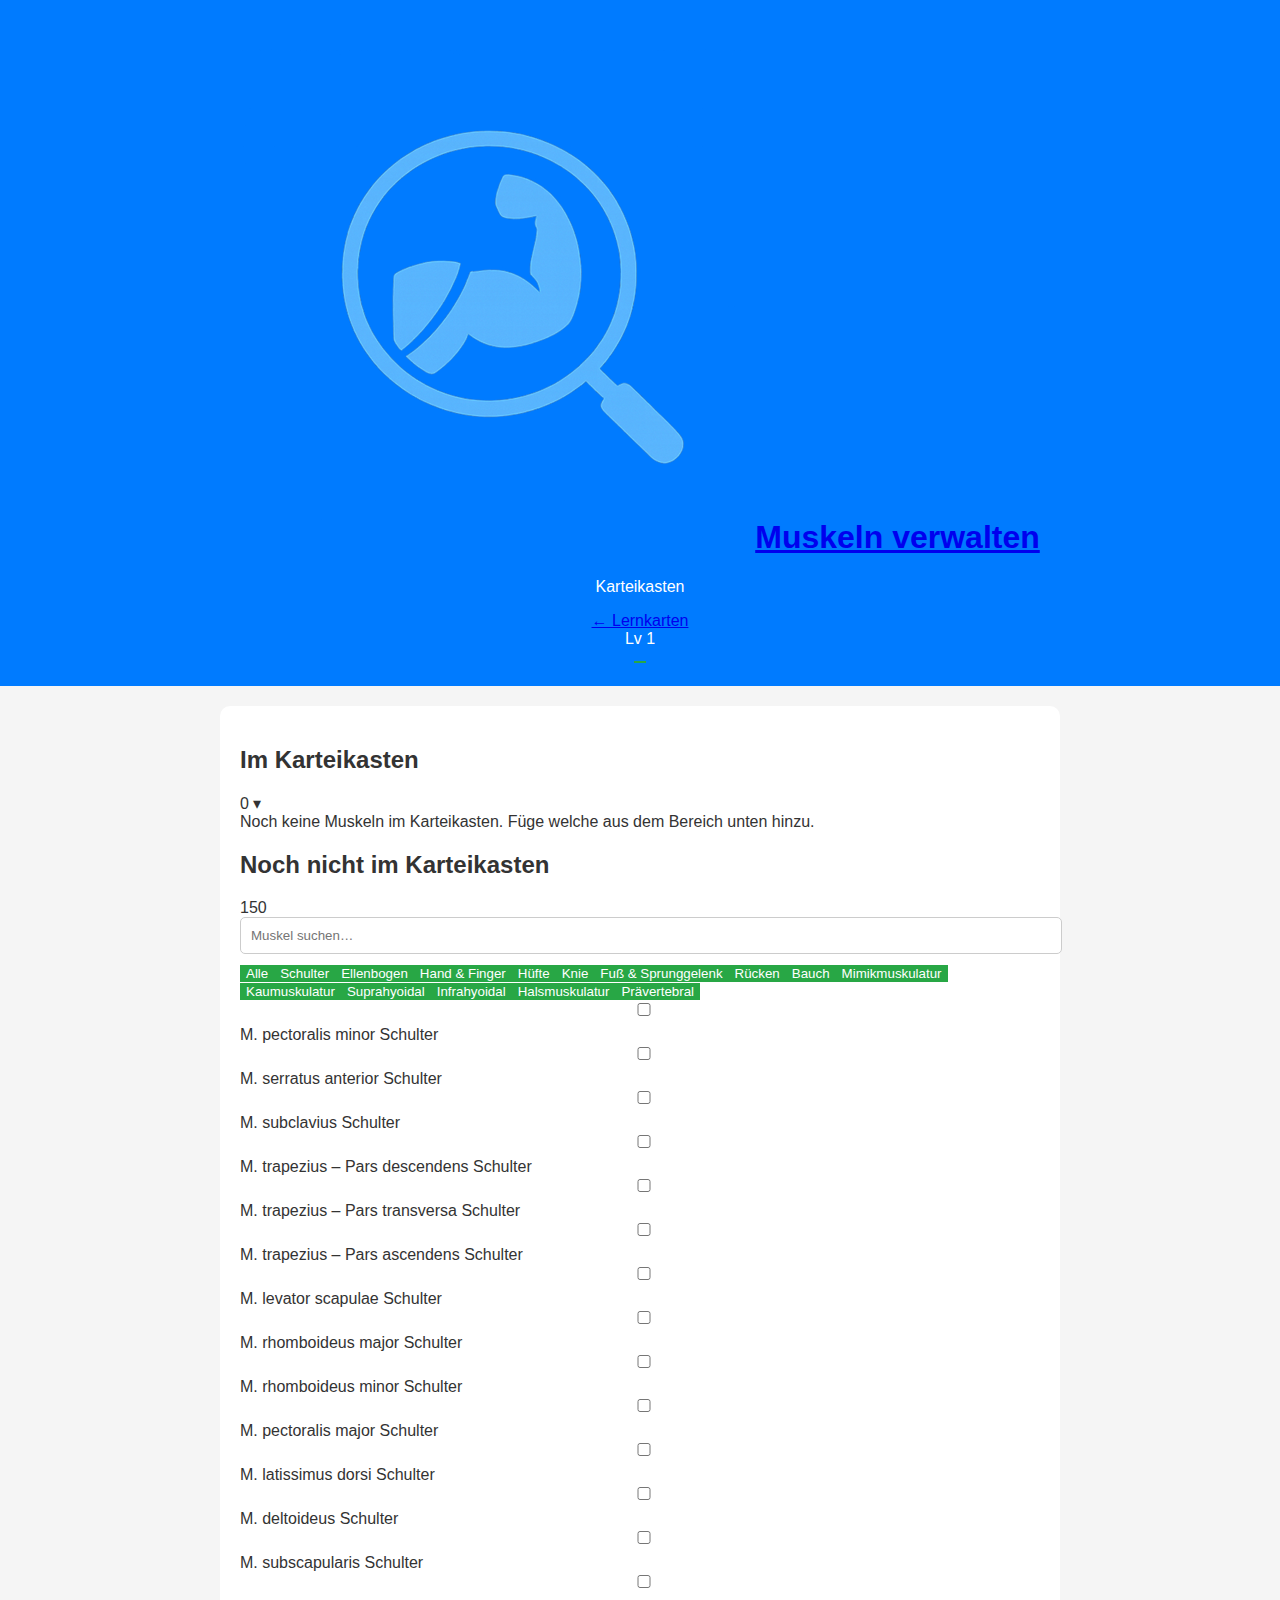
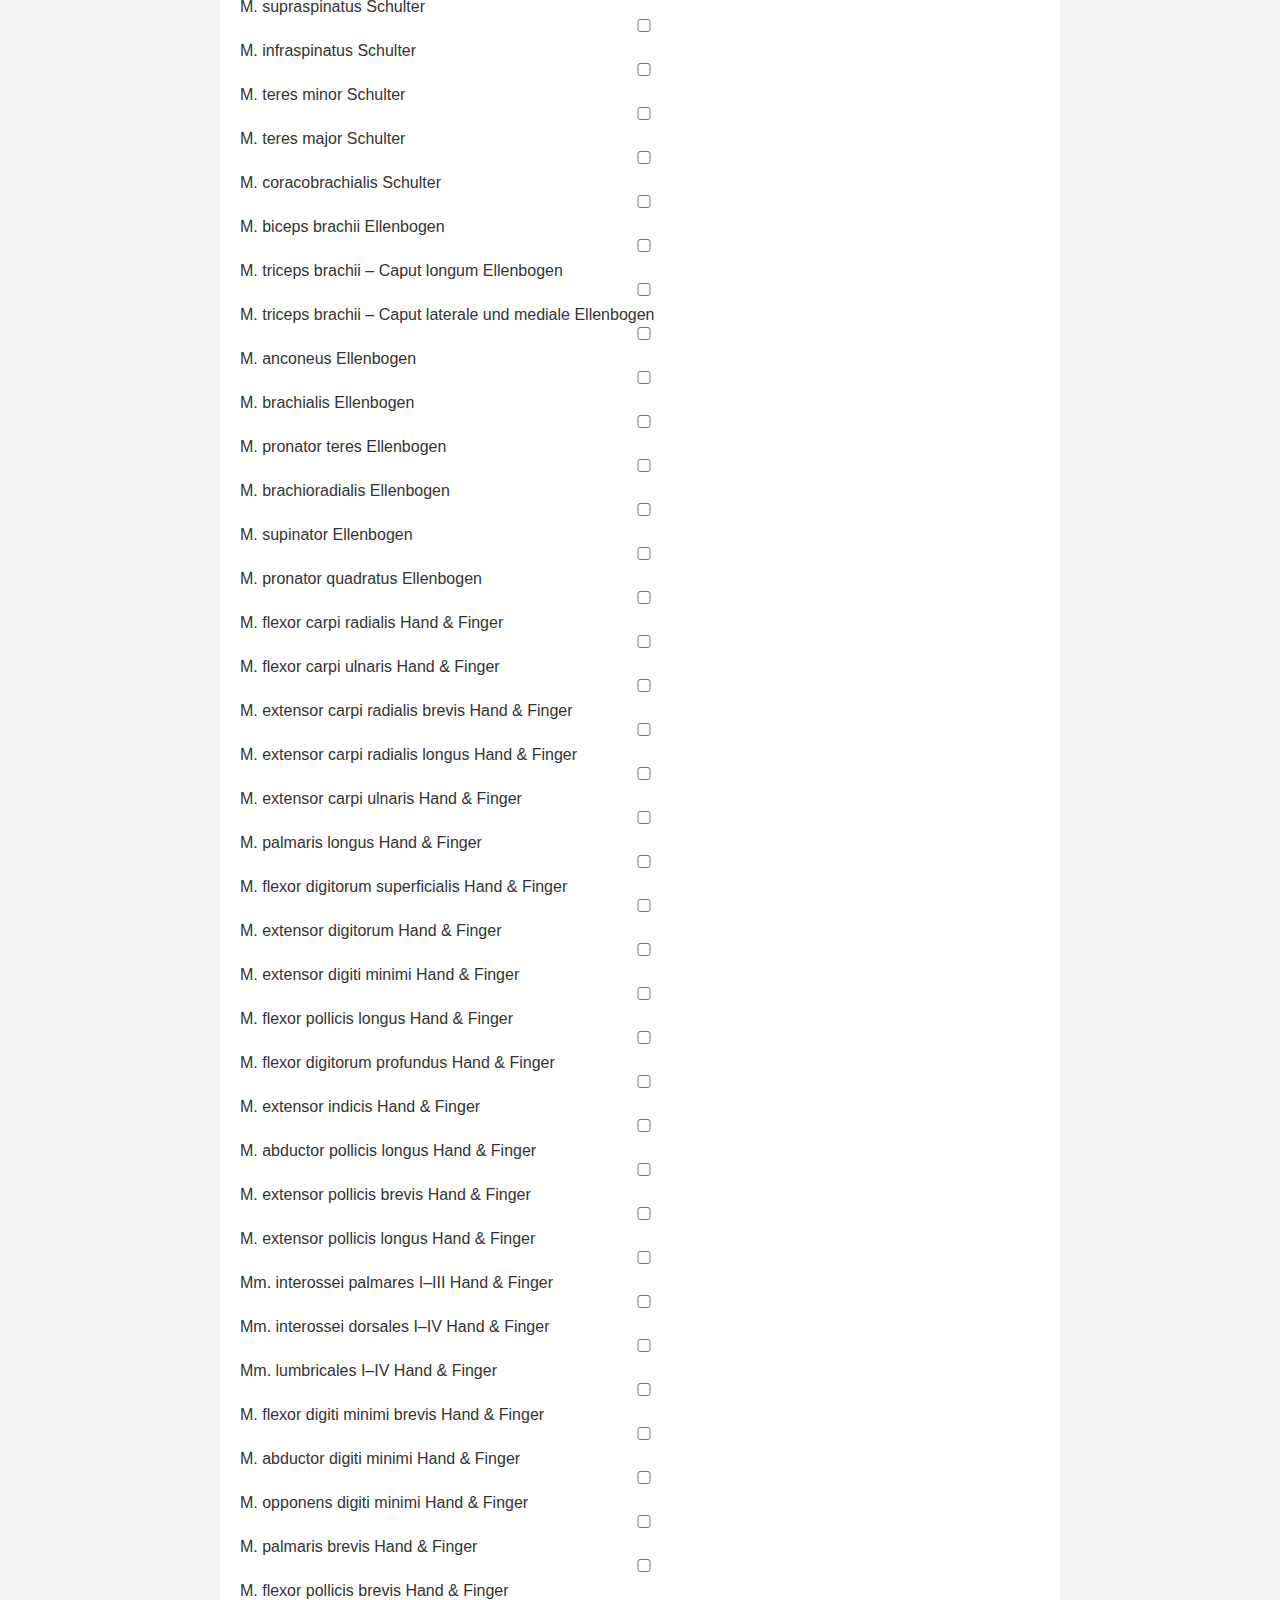
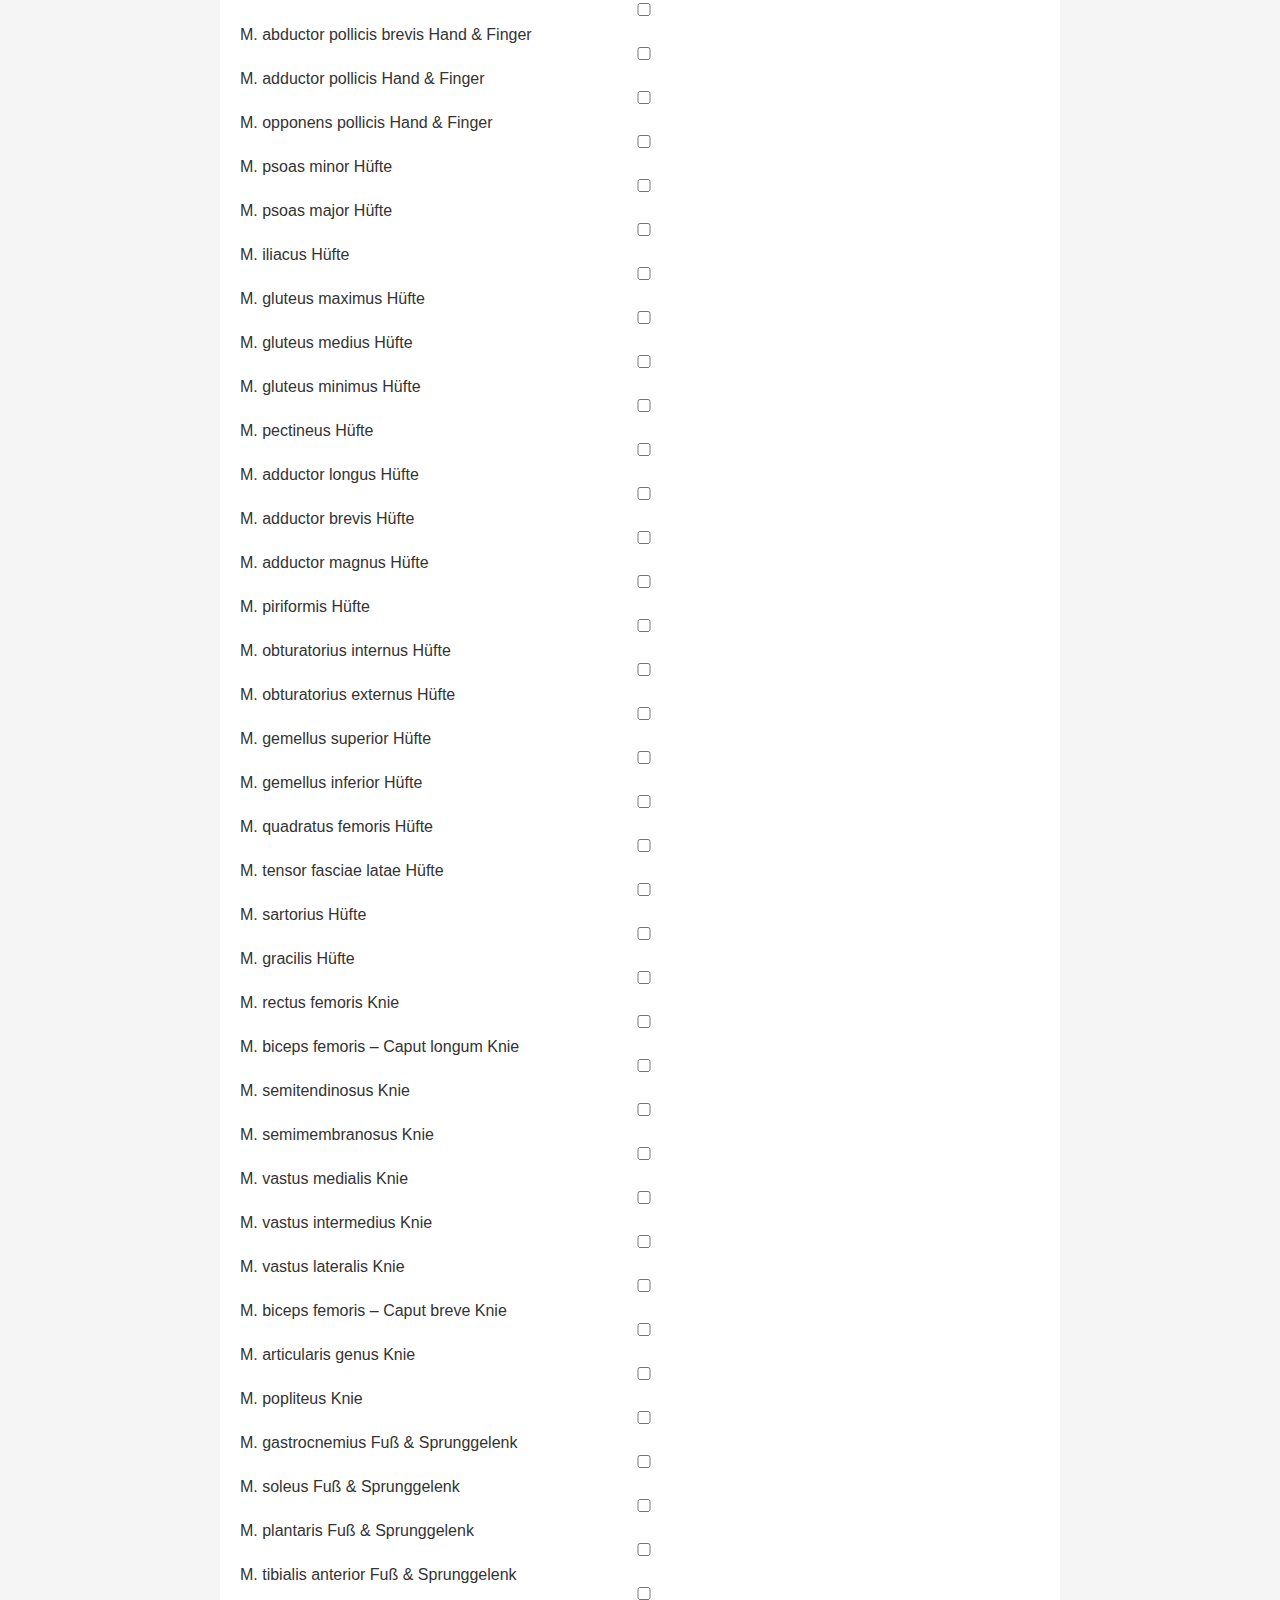
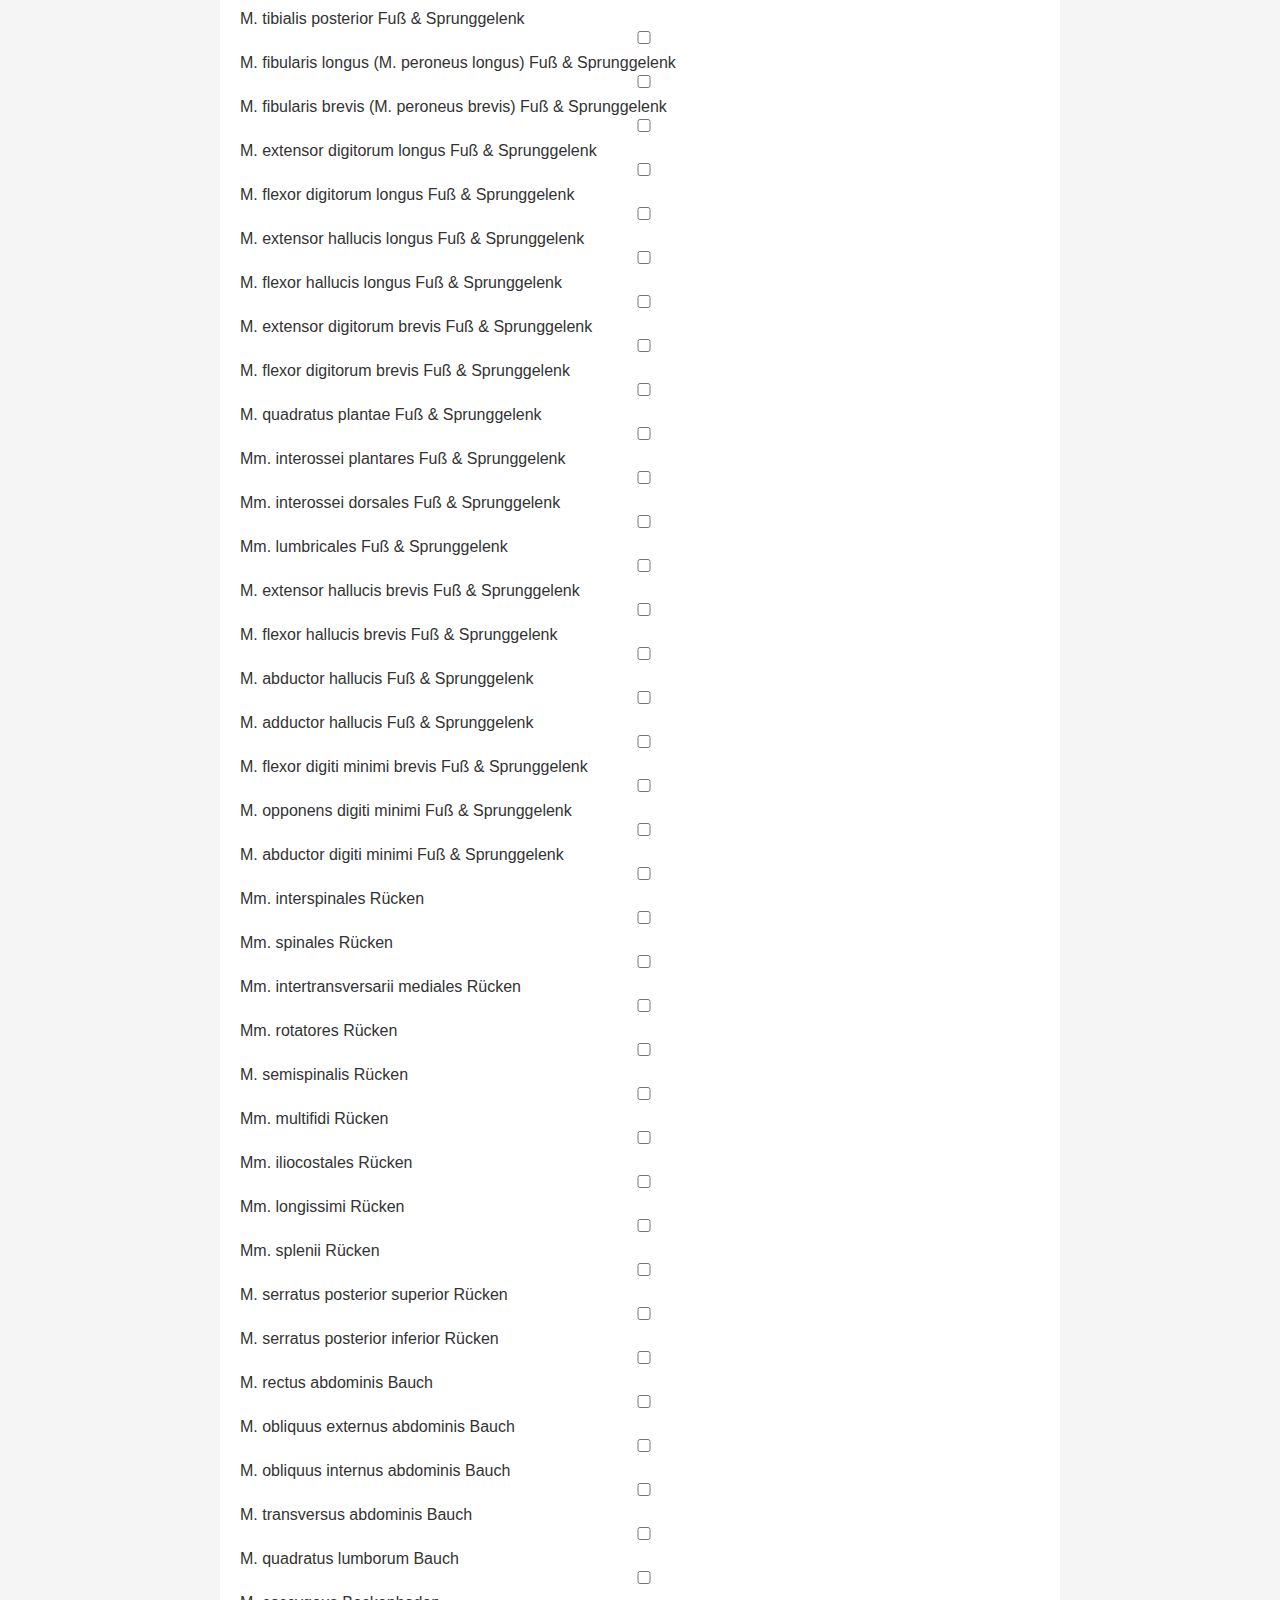
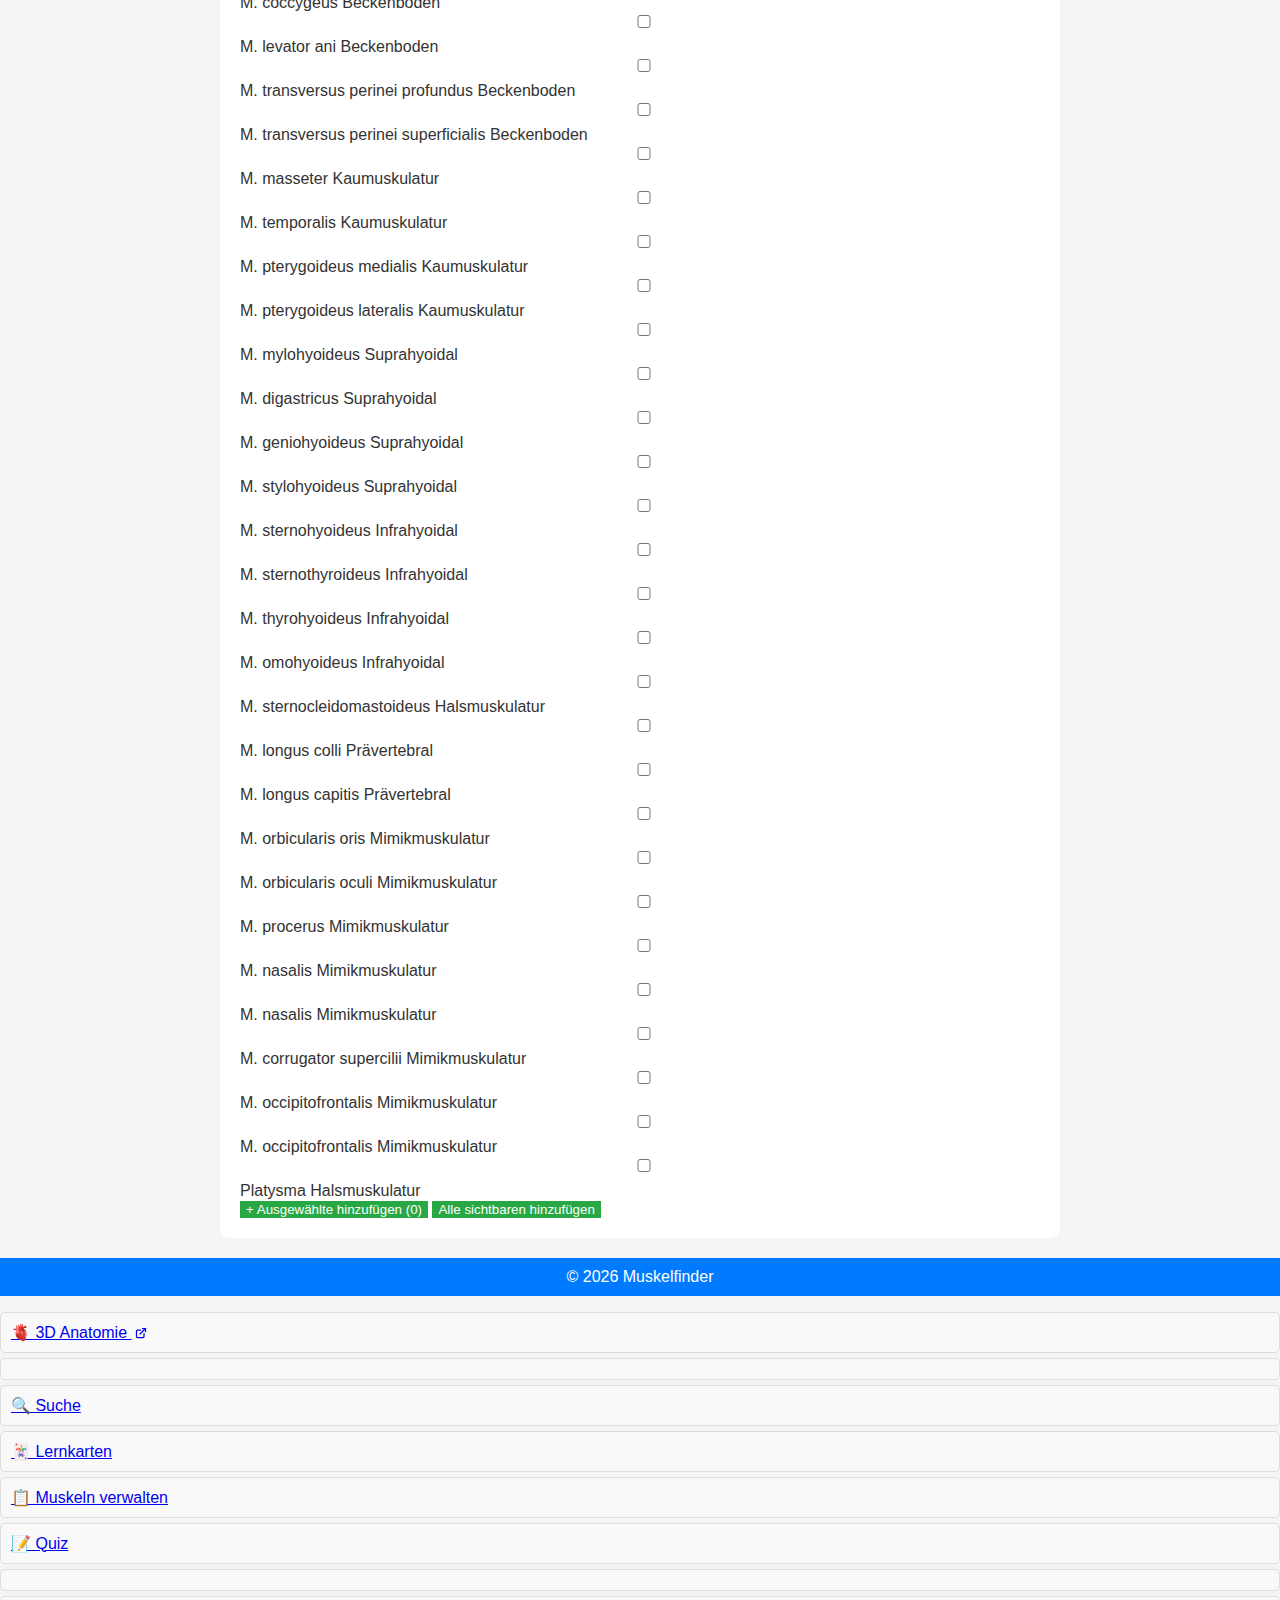
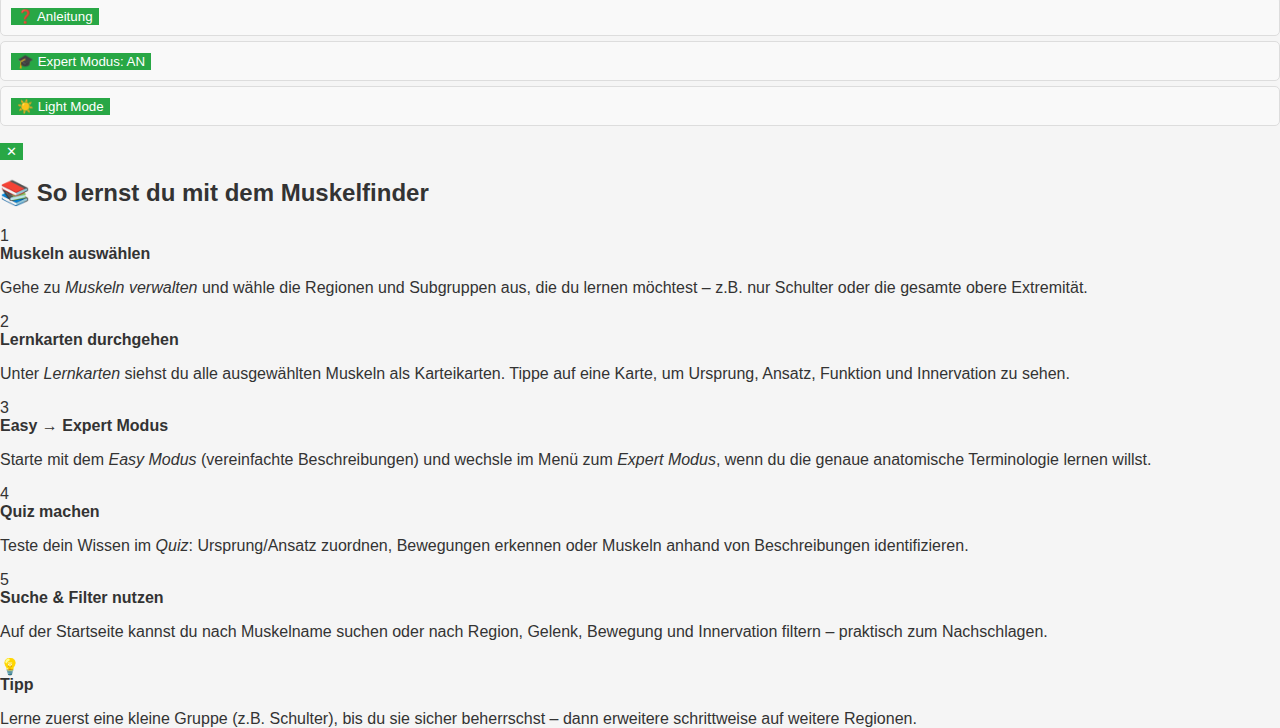
<file: quizzes/muscle-selection.html>
<!DOCTYPE html>
<html lang="de">

<head>
    <meta charset="UTF-8">
    <meta name="viewport" content="width=device-width, initial-scale=1.0, viewport-fit=cover">
    <title>Muskeln verwalten – Muskelfinder</title>
    <link rel="icon" type="image/png" href="../assets/icons/muskelfinder-icon.png">
  <link rel="stylesheet" href="../assets/css/styles.css">
</head>

<body>
    <header>
        <h1><img src="../assets/icons/muskelfinder-icon.png" class="header-logo" alt="">Muskeln verwalten</h1>
        <p>Karteikasten</p>
        <nav>
            <a href="flashcards.html" class="back-button">← Lernkarten</a>
        </nav>
    </header>

    <main>
        <div id="loading">Lade Muskeldaten...</div>

        <div id="ms-content" hidden>

            <!-- ══ OBEN: Im Karteikasten ═══════════════════════ -->
            <div class="ms-section">
                <div class="ms-section-header ms-section-header--toggle" id="in-deck-toggle" role="button" aria-expanded="true">
                    <h2 class="ms-section-title">Im Karteikasten</h2>
                    <span id="in-deck-count" class="ms-count-badge"></span>
                    <span class="ms-toggle-arrow">▾</span>
                </div>
                <div class="ms-in-deck-body" id="in-deck-body">
                    <div id="in-deck-empty" class="ms-empty-hint" hidden>
                        Noch keine Muskeln im Karteikasten. Füge welche aus dem Bereich unten hinzu.
                    </div>
                    <div class="ms-table-wrap" id="in-deck-table-wrap" hidden>
                        <table class="ms-table" id="in-deck-table">
                            <thead>
                                <tr>
                                    <th>Muskel</th>
                                    <th>Bereich</th>
                                    <th>Fach</th>
                                    <th>Fällig</th>
                                    <th></th>
                                </tr>
                            </thead>
                            <tbody id="in-deck-tbody"></tbody>
                        </table>
                    </div>
                </div>
            </div>

            <!-- ══ UNTEN: Noch nicht im Karteikasten ═══════════ -->
            <div class="ms-section">
                <div class="ms-section-header">
                    <h2 class="ms-section-title">Noch nicht im Karteikasten</h2>
                    <span id="not-in-deck-count" class="ms-count-badge"></span>
                </div>

                <!-- Filter -->
                <div class="ms-filter-row">
                    <input type="text" id="ms-search" placeholder="Muskel suchen…" autocomplete="off">
                    <div id="subgroup-tabs" class="ms-tabs"></div>
                </div>

                <!-- Liste mit Checkboxen -->
                <div id="not-in-deck-list" class="ms-checklist"></div>

                <!-- Aktions-Leiste -->
                <div class="ms-add-bar">
                    <button id="add-selected-btn" class="btn-primary" disabled>
                        + Ausgewählte hinzufügen (<span id="selected-count">0</span>)
                    </button>
                    <button id="add-visible-btn" class="btn-secondary">
                        Alle sichtbaren hinzufügen
                    </button>
                </div>
            </div>

        </div>
    </main>

    <footer>© 2026 Muskelfinder</footer>

    <script src="../assets/js/gamification.js"></script>
    <script src="../assets/js/nav.js"></script>
    <script src="../assets/js/data-loader.js"></script>
    <script src="../assets/js/progress.js"></script>
    <script src="../assets/js/muscle-selection.js"></script>
</body>

</html>
</file>
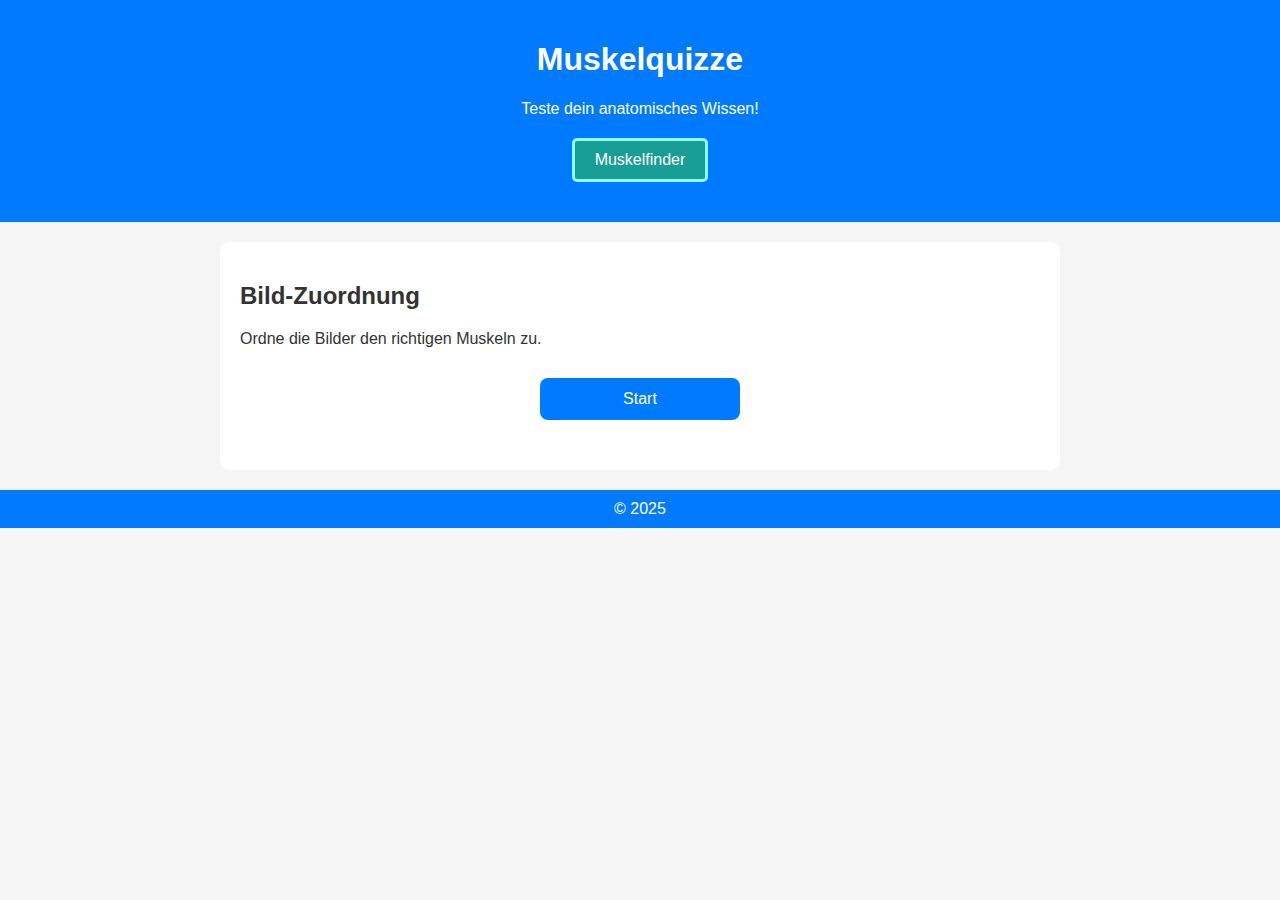
<file: quizzes/quiz.html>
<!DOCTYPE html>
<html lang="de">
<head>
    <meta charset="UTF-8">
    <meta name="viewport" content="width=device-width, initial-scale=1.0">
    <title>Muskelquizze</title>
    <link rel="stylesheet" href="../assets/css/styles.css">
</head>
<body>
    <header>
       <h1>Muskelquizze</h1> 
       <p>Teste dein anatomisches Wissen!</p>
       <button class="headButton" onclick="location.href='../index.html'">Muskelfinder</button>
    </header>

    <main class="quiz-selection">

        <div class="quiz-card" data-type="imageMatch">
        <h2>Bild-Zuordnung</h2>
        <p>Ordne die Bilder den richtigen Muskeln zu.</p>
        <button id="startImageMatch"   onclick="startQuiz('imageMatch')">Start</button>
        </div>

      <!-- <div class="quiz-card" data-type="originInsertion">
            <h2>Ursprung & Ansatz</h2>
            <p>Wähle die richtigen Ansätze und Ursprünge aus.</p>
            <button onclick="startQuiz('originInsertion')">Start</button>
        </div>

        <div class="quiz-card" data-type="muscleComparison">
        <h2>Muskelvergleich</h2>
        <p>Erkenne den Muskel anhand seiner Eigenschaften</p>
        <button onclick="startQuiz('muscleComparison')">Start</button>
        </div>                                                                  -->
    </main>

 <script src="../assets/js/quiz.js"></script>  
 <script src="../assets/js/fixPaths.js"></script> 
</body>
<footer> © 2025 </footer>
</html>
</file>
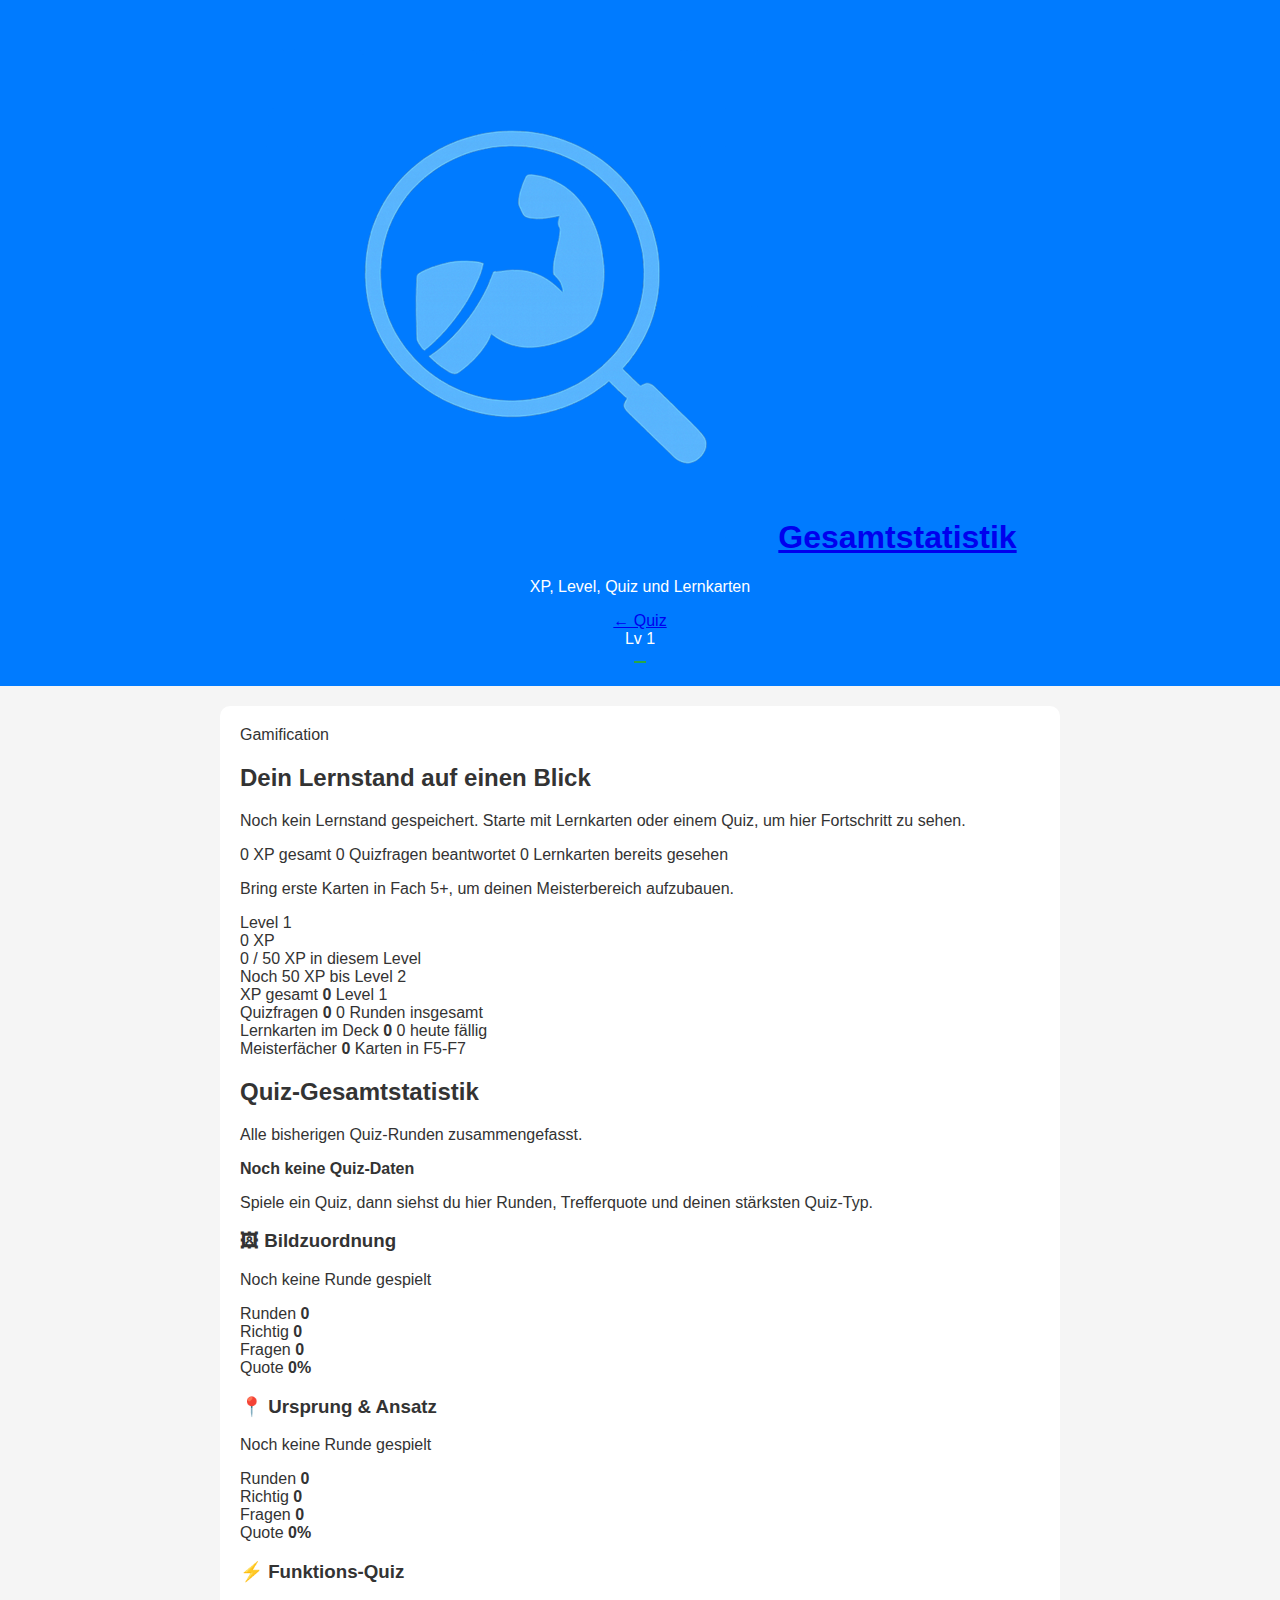
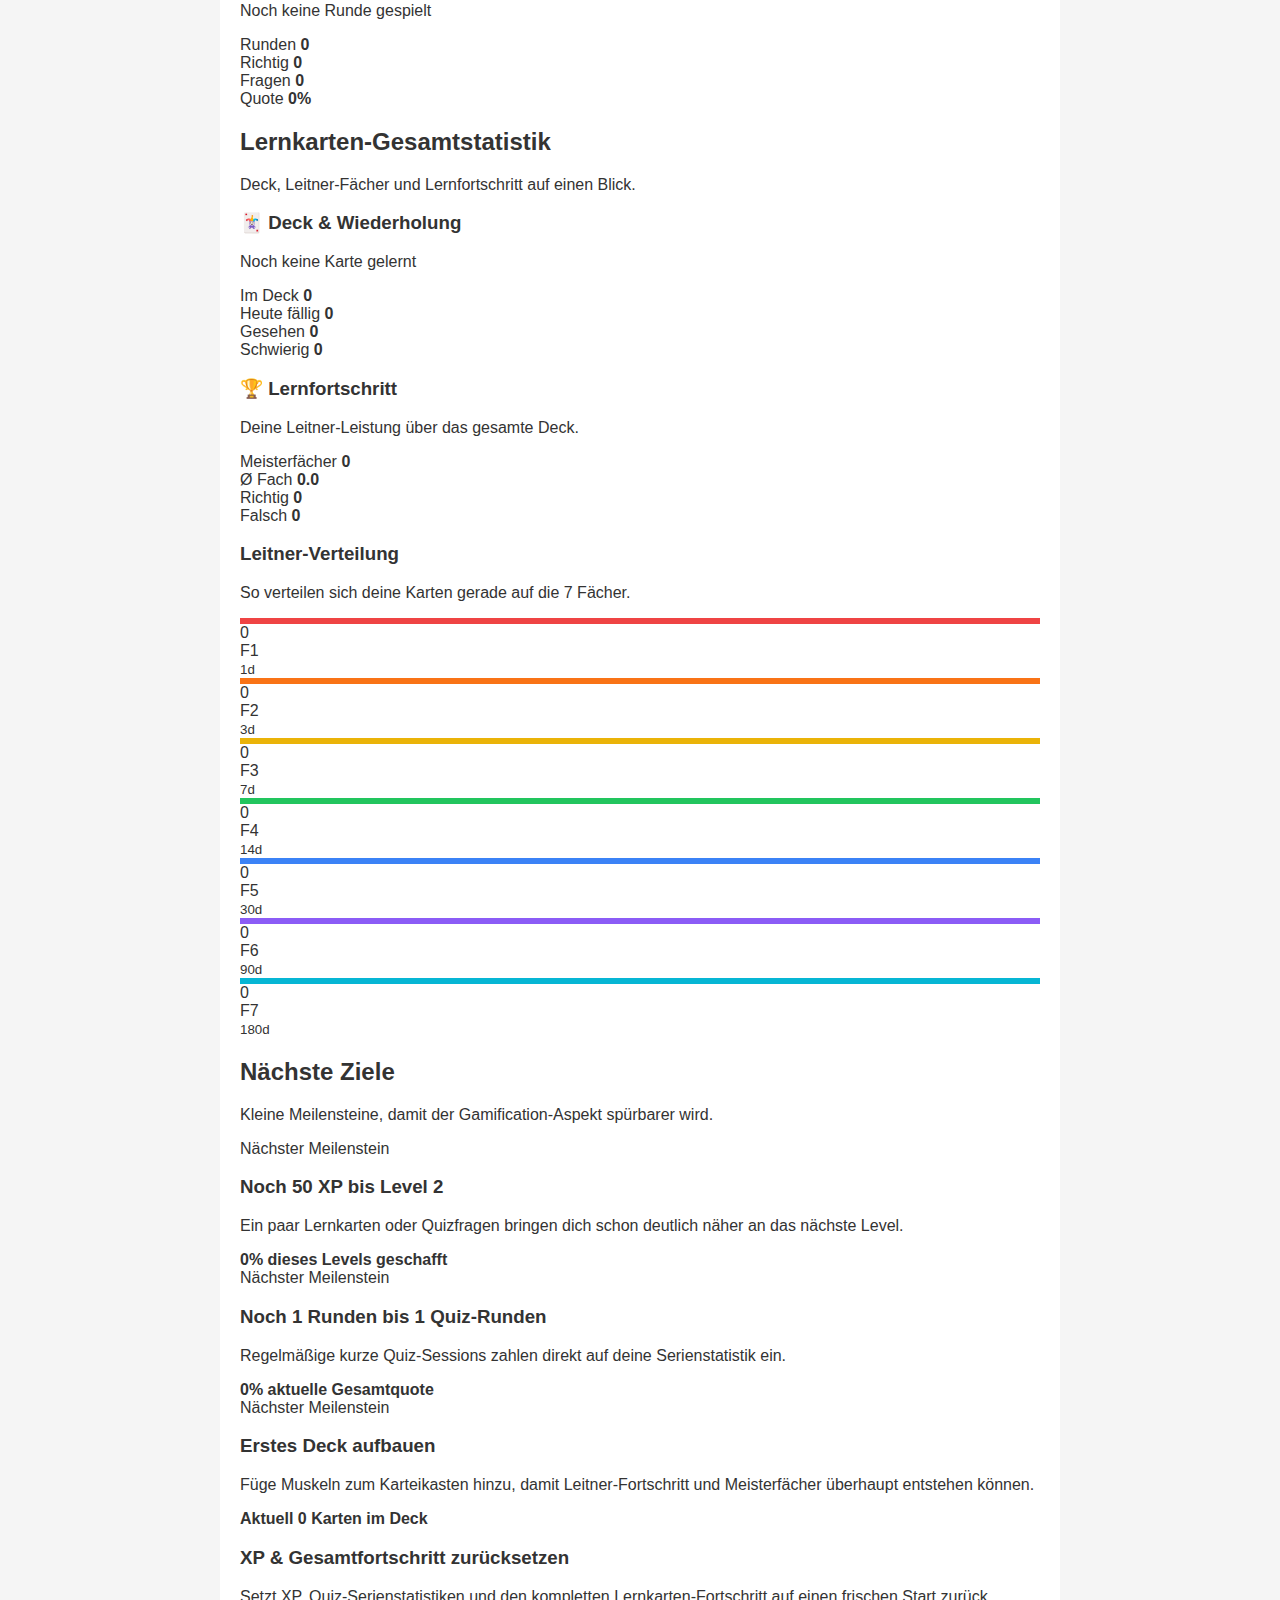
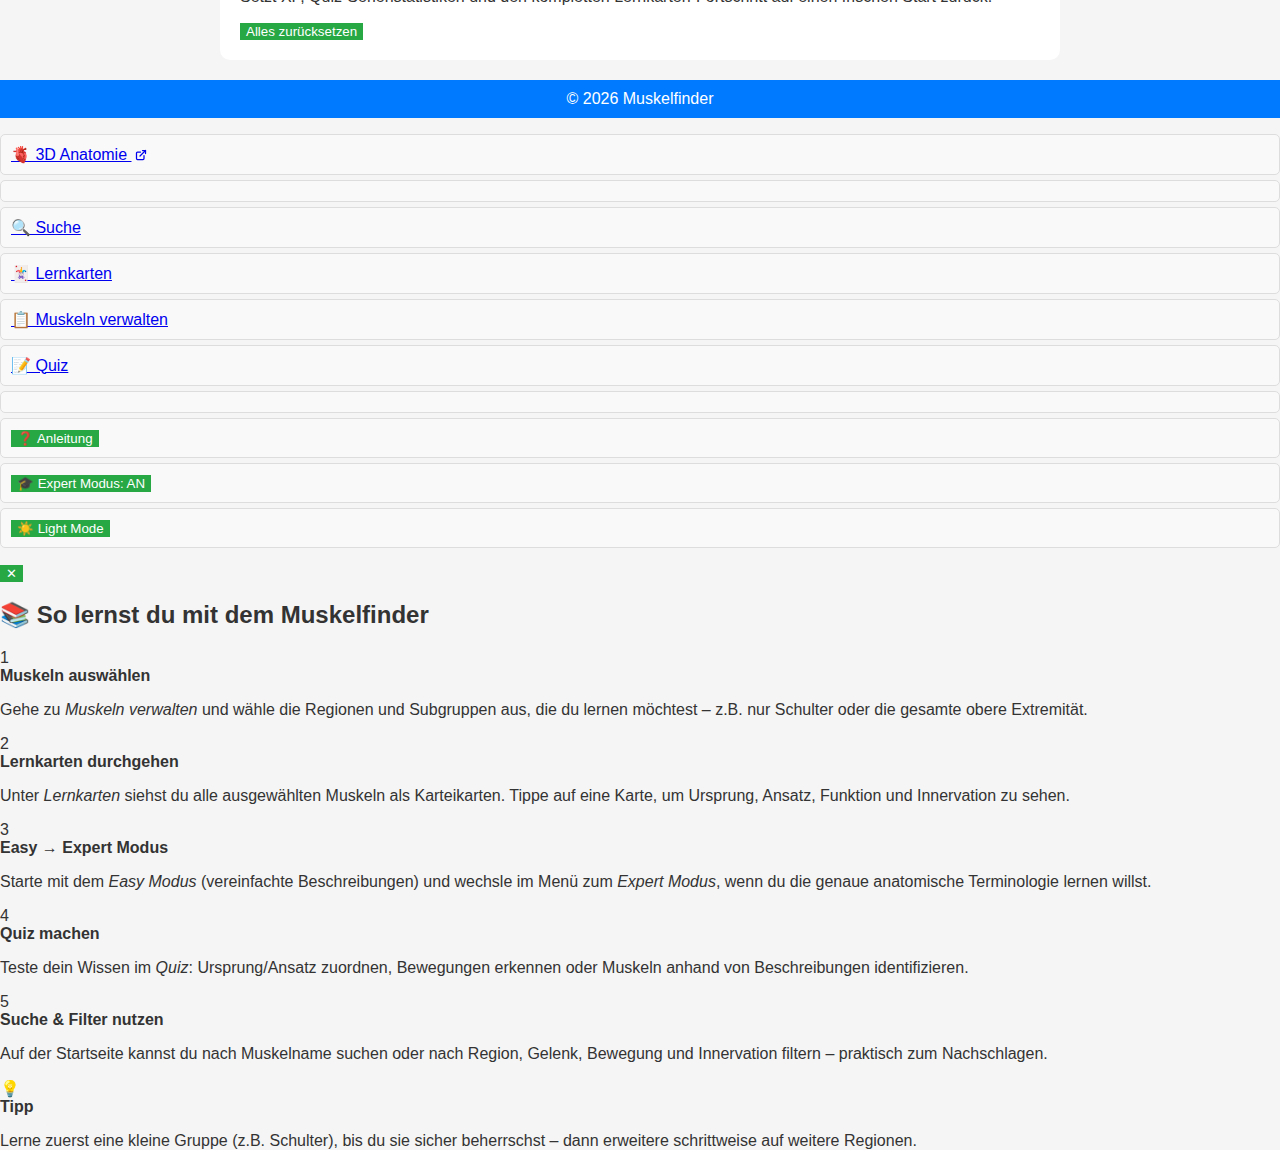
<file: quizzes/stats.html>
<!DOCTYPE html>
<html lang="de">

<head>
    <meta charset="UTF-8">
    <meta name="viewport" content="width=device-width, initial-scale=1.0, viewport-fit=cover">
    <title>Gesamtstatistik - Muskelfinder</title>
    <link rel="icon" type="image/png" href="../assets/icons/muskelfinder-icon.png">
    <link rel="stylesheet" href="../assets/css/styles.css">
</head>

<body class="page-stats">
    <header>
        <h1><img src="../assets/icons/muskelfinder-icon.png" class="header-logo" alt="">Gesamtstatistik</h1>
        <p>XP, Level, Quiz und Lernkarten</p>
        <nav>
            <a href="quiz.html" class="back-button">← Quiz</a>
        </nav>
    </header>

    <main>
        <section id="stats-hero" class="stats-hero"></section>

        <section class="fc-section">
            <div id="stats-metrics" class="stats-metrics-grid"></div>
        </section>

        <section class="fc-section">
            <div class="stats-section-heading">
                <h2 class="fc-title">Quiz-Gesamtstatistik</h2>
                <p class="stats-section-copy">Alle bisherigen Quiz-Runden zusammengefasst.</p>
            </div>
            <div id="stats-quiz-overview" class="stats-overview-card"></div>
            <div id="stats-quiz-grid" class="stats-cards-grid"></div>
        </section>

        <section class="fc-section">
            <div class="stats-section-heading">
                <h2 class="fc-title">Lernkarten-Gesamtstatistik</h2>
                <p class="stats-section-copy">Deck, Leitner-Fächer und Lernfortschritt auf einen Blick.</p>
            </div>
            <div id="stats-flashcards-grid" class="stats-cards-grid"></div>
            <div class="stats-leitner-card">
                <div class="stats-card-header">
                    <h3>Leitner-Verteilung</h3>
                    <p>So verteilen sich deine Karten gerade auf die 7 Fächer.</p>
                </div>
                <div id="stats-leitner" class="leitner-boxes"></div>
            </div>
        </section>

        <section class="fc-section">
            <div class="stats-section-heading">
                <h2 class="fc-title">Nächste Ziele</h2>
                <p class="stats-section-copy">Kleine Meilensteine, damit der Gamification-Aspekt spürbarer wird.</p>
            </div>
            <div id="stats-goals" class="stats-goals-grid"></div>
        </section>

        <section class="fc-section">
            <div class="stats-danger-zone">
                <div class="stats-card-header">
                    <h3>XP & Gesamtfortschritt zurücksetzen</h3>
                    <p>Setzt XP, Quiz-Serienstatistiken und den kompletten Lernkarten-Fortschritt auf einen frischen Start zurück.</p>
                </div>
                <button id="reset-total-progress-btn" class="btn-danger" type="button">Alles zurücksetzen</button>
            </div>
        </section>
    </main>

    <footer>© 2026 Muskelfinder</footer>

    <script src="../assets/js/gamification.js"></script>
    <script src="../assets/js/nav.js"></script>
    <script src="../assets/js/progress.js"></script>
    <script src="../assets/js/quiz-session.js"></script>
    <script src="../assets/js/stats-dashboard.js"></script>
</body>

</html>
</file>
<file: assets/css/styles.css>
/* Grundlegendes Styling */
html, body {
    font-family: Arial, sans-serif;
    margin: 0;
    padding: 0;
    background-color: #f5f5f5;
    color: #333;
    height: 100%;
    flex-direction: column;
}

/* Header */
header {
    background-color: #007bff;
    color: white;
    text-align: center;
    padding: 20px;
}

/* Hauptinhalt */
main {
    max-width: 800px;
    margin: 20px auto;
    padding: 20px;
    background-color: white;
    border-radius: 10px;
    justify-content: center; /* Zentriert den Inhalt */
}

/* Muskel-Bild */
.image-container img {
    width: 100%;
    max-width: 100%;
    height: auto;
    max-height: 400px;
    display: block;
    margin: 0 auto;
    object-fit: contain; /* Stellt sicher, dass das Bild nicht verzerrt wird */
    border-radius: 10px;
}

/* Formularelemente */
input, select {
    width: 100%;
    padding: 10px;
    margin-bottom: 10px;
    border-radius: 5px;
    border: 1px solid #ccc;
}

/* Info-Boxen */
.info-container {
    margin-top: 20px;
}

.info-box {
    margin-bottom: 20px;
    padding: 15px;
    background-color: #e9f4ff;
    border-radius: 10px;
    box-shadow: 0 2px 4px rgba(0, 0, 0, 0.1);
}

.info-box h2 {
    margin: 0 0 10px;
    color: #007bff;
    font-size: 18px;
}

.info-box p {
    margin: 0;
}

footer {
    text-align: center;
    padding: 10px;
    background-color: #007bff;
    color: white;
    margin-top: auto; /* Schiebt den Footer ans Ende */
}

/* Modal-Styling */
.modal {
    display: none; /* Modal ist beim Laden der Seite versteckt */
    position: fixed;
    z-index: 1000;
    left: 0;
    top: 0;
    width: 100%;
    height: 100%;
    overflow: auto;
    background-color: rgba(0, 0, 0, 0.8);
    display: flex;
    justify-content: center;
    align-items: center;
}

.center {
    position: absolute;
    left: 50%;
    top: 50%;
    transform: translate(-50%, -50%);
  }

.modal-content {
    margin: auto;
    display: block;
    max-width: 80%;
    max-height: 80%;
    border-radius: 10px;
    box-shadow: 0 4px 8px rgba(0, 0, 0, 0.5);
}

.close-button {
    position: absolute;
    top: 20px;
    right: 30px;
    color: white;
    font-size: 40px;
    font-weight: bold;
    cursor: pointer;
}

.close-button:hover,
.close-button:focus {
    color: #bbb;
    text-decoration: none;
    cursor: pointer;
}

#back-button {
    background-color: #007bff; /* Blau */
    color: white;
    padding: 10px 20px;
    border: none;
    border-radius: 5px;
    cursor: pointer;
    margin: 20px auto; /* Zentriert den Button */
    display: block; /* Damit margin:auto wirkt */
    font-size: 16px;
    text-align: center;
}


#back-button:hover {
    background-color: #0056b3; /* Dunkleres Blau beim Hover */
}

/* Button Styling */
button {
    background-color: #28a745;
    color: white;
    cursor: pointer;
    border: none;
}

button:hover {
    background-color: #218838;
}

/* Ergebnisse */
ul {
    list-style: none;
    padding: 0;
}

ul li {
    padding: 10px;
    margin-bottom: 5px;
    background-color: #f9f9f9;
    border: 1px solid #ddd;
    border-radius: 5px;
}

/* Footer */
footer {
    text-align: center;
    padding: 10px;
    background-color: #007bff;
    color: white;
    margin-top: auto; /* Schiebt den Footer ans Ende */
}

/* Lizenzinformationen im Footer */
footer .license-info {
    font-size: 0.8rem; /* Schriftgröße reduzieren */
    color: #a3a5df; /* Graue Farbe für Unauffälligkeit */
    margin-top: 10px; /* Abstand nach oben */
    text-align: center;
}

footer .license-info a {
    color: #ffffff; /* Blaue Links */
    text-decoration: none;
}

footer .license-info a:hover {
    text-decoration: underline; /* Unterstreichung bei Hover */
}

.result-link {
    color: #007bff; /* Dunkleres Blau */
    text-decoration: none; /* Entfernt die Unterstreichung */
    font-weight: bold; /* Optional: Macht den Text dicker */
}

.result-link:hover {
    color: #003d80; /* Noch dunkleres Blau beim Hover */
    text-decoration: underline; /* Optional: Unterstreichung beim Hover */
}

.result-link:visited {
    color: #007bff; /* Gleiche Farbe wie normale Links, damit sie nicht lila werden */
}

/* Buttons responsiv anpassen */
.option {
    width: 100%; /* Volle Breite */
    max-width: 400px; /* Maximale Breite */
    display: block;
    margin: 10px auto; /* Zentriert die Buttons */
    padding: 12px 15px;
    font-size: 16px;
    background-color: #007bff;
    color: white;
    border: none;
    border-radius: 8px;
    cursor: pointer;
    transition: background-color 0.3s ease, transform 0.1s;
  }
  
  .option:hover {
    background-color: #0056b3; /* Dunkleres Blau bei Hover */
    transform: scale(1.05); /* Leichtes Vergrößern beim Drüberfahren */
  }
  
  .option.correct {
    background-color: #28a745 !important; /* Grün */
  }
  
  .option.wrong {
    background-color: #dc3545 !important; /* Rot */
  }
  
  #feedback {
    font-size: 18px;
    font-weight: bold;
    margin-top: 15px;
    padding: 10px;
    border-radius: 5px;
    text-align: center;
  }

  #feedback.success {
    color: white;
    background-color: #28a745;
  }
  
  #feedback.error {
    color: white;
    background-color: #dc3545;
  }

    #quizHead {
        text-align: center;
        font-size: 28px;
        font-weight: bold;
        margin-bottom: 15px;
        padding: 10px;
        border: 2px solid #332847; /* Grüne Umrandung */
        border-radius: 8px;
        background-color: #bdcbe4; /* Helles Grün für bessere Lesbarkeit */
        color: #222;
        width: 80%; /* Passt sich der Breite des Containers an */
        margin-left: auto;
        margin-right: auto;
      }

      #mainImage {
        max-width: 100%; /* Passt das Bild dynamisch an */
        height: auto;
        border-radius: 10px;
      }

      /* Bild-Container */
.image-container {
    display: flex;
    justify-content: center;
    align-items: center;
    width: 100%; /* Bild füllt den Container */
  }

  /* Hauptcontainer für das Quiz */
.quiz-container {
    width: 90%; /* Nimmt 90% des verfügbaren Platzes ein */
    max-width: 600px; /* Maximal 600px, damit es nicht zu breit wird */
    margin: 20px auto; /* Zentriert das Quiz */
    padding: 20px;
    background: white;
    border-radius: 12px;
    box-shadow: 0px 4px 12px rgba(0, 0, 0, 0.2);
    text-align: center;
  }

  /* --- Media Queries für kleine Geräte --- */
@media (max-width: 768px) {
    .quiz-container {
      width: 95%; /* Mehr Breite auf kleinen Bildschirmen */
      padding: 15px;
    }
  
    h1 {
      font-size: 24px;
    }
  
    #quizHead {
      font-size: 20px;
    }
  
    .option {
      font-size: 14px; /* Kleinere Buttons für mobile Ansicht */
      padding: 10px;
    }
  }

  .status-bar {
    font-family: Arial, sans-serif;
    display: flex;
    justify-content: space-between;
    align-items: center;
    background: #f8f9fa;
    padding: 10px;
    border-radius: 8px;
    margin-top: 20px;
    font-size: 16px;
    font-weight: bold;
}

.stats {
    flex: 1;
}

.accuracy-indicator {
    font-family: Arial, sans-serif;
    width: 25px;
    height: 25px;
    border-radius: 50%;
    border: 2px solid #acacac;
    background-color: red; /* Standardfarbe */
    transition: background-color 0.3s ease-in-out;

}

#startImageMatch {
  width: 25%; /* Volle Breite */
  max-width: 400px; /* Maximale Breite */
  display: block;
  margin: 30px auto; /* Zentriert die Buttons */
  padding: 12px 15px;
  font-size: 16px;
  background-color: #007bff;
  color: white;
  border: none;
  border-radius: 8px;
  cursor: pointer;
  transition: background-color 0.3s ease, transform 0.1s;
}

#startImageMatch:hover {
  background-color: #2c9c48; /* Dunkleres Blau bei Hover */
  transform: scale(1.05); /* Leichtes Vergrößern beim Drüberfahren */
}

.headButton {
  background-color: #189e97; /* Blau */
    color: white;
    padding: 10px 20px;
    border-radius: 5px;
    border: solid 3px;
    border-color: #90fdfd;
    cursor: pointer;
    margin: 20px auto; /* Zentriert den Button */
    display: block; /* Damit margin:auto wirkt */
    font-size: 16px;
    text-align: center;   
}

.headButton:hover {
  background-color: #218a8a; /* Dunkleres Blau bei Hover */
  transform: scale(1.05); /* Leichtes Vergrößern beim Drüberfahren */
}
</file>
<file: Muskelfinder/assets/css/styles.css>
/* Grundlegendes Styling */
html, body {
  font-family: 'Arial', sans-serif;
  margin: 0;
  padding: 0;
  background-color: #f0f4f8; /* Helles Hintergrundgrau für Gemütlichkeit */
  color: #333;
  height: 100%;
  display: flex;
  flex-direction: column;
}

/* Header */
header {
  background-color: #2c3e50; /* Dunkles Blau für einen professionellen Look */
  color: white;
  text-align: center;
  padding: 20px;
  box-shadow: 0 2px 10px rgba(0, 0, 0, 0.1); /* Leichter Schatten */
}

/* Hauptinhalt */
main {
  max-width: 900px;
  margin: 20px auto;
  padding: 25px;
  background-color: white;
  border-radius: 15px;
  box-shadow: 0 4px 20px rgba(0, 0, 0, 0.1); /* Weicherer Schatten */
  flex-grow: 1;
  display: flex;
  flex-direction: column;
  align-items: center;
}

/* Muskel-Bild */
.image-container {
  display: flex;
  justify-content: center; /* Bild zentriert */
  align-items: center; /* Vertikal zentriert */
  width: 100%; /* Vollständige Breite nutzen */
}

.image-container img {
  max-height: 300px; /* Bilder kleiner halten */
  width: auto; /* Breite passt sich an */
  height: auto;
  border-radius: 12px;
  box-shadow: 0 2px 10px rgba(0, 0, 0, 0.1);
  margin-bottom: 20px;
}

/* Formularelemente (Text-Eingabefelder anpassen) */
input, select {
  width: 100%; /* Volle Breite des Containers */
  max-width: 600px; /* Maximale Breite, damit es nicht zu breit wird */
  padding: 12px;
  margin-bottom: 15px;
  border-radius: 8px;
  border: 1px solid #ddd;
  font-size: 16px;
  transition: border-color 0.3s ease;
}

input:focus, select:focus {
  border-color: #3498db;
  outline: none;
}

/* Info-Boxen */
.info-container {
  margin-top: 20px;
}

.info-box {
  margin-bottom: 20px;
  padding: 15px;
  background-color: #ecf0f1;
  border-radius: 12px;
  box-shadow: 0 2px 10px rgba(0, 0, 0, 0.05);
}

.info-box h2 {
  margin: 0 0 10px;
  color: #3498db; /* Helles Blau für Überschriften */
  font-size: 20px;
}

.info-box p {
  margin: 0;
  color: #7f8c8d;
}

footer {
  text-align: center;
  padding: 10px;
  background-color: #2c3e50;
  color: white;
  margin-top: auto; /* Schiebt den Footer ans Ende */
}

/* Modal-Styling */
.modal {
  display: none !important; /* Modal ist beim Laden der Seite versteckt */
  position: fixed;
  z-index: 1000;
  left: 0;
  top: 0;
  width: 100%;
  height: 100%;
  overflow: auto;
  background-color: rgba(0, 0, 0, 0.8);
  display: flex;
  justify-content: center;
  align-items: center;
}

.center {
  position: absolute;
  left: 50%;
  top: 50%;
  transform: translate(-50%, -50%);
}

.modal-content {
  margin: auto;
  display: block;
  max-width: 80%;
  max-height: 80%;
  border-radius: 10px;
  box-shadow: 0 4px 8px rgba(0, 0, 0, 0.5);
}

.close-button {
  position: absolute;
  top: 20px;
  right: 30px;
  color: white;
  font-size: 40px;
  font-weight: bold;
  cursor: pointer;
}

.close-button:hover,
.close-button:focus {
  color: #bbb;
  text-decoration: none;
  cursor: pointer;
}

#back-button {
    background-color: #2a629b !important; /* Blau, nicht grün */
    color: white;
    padding: 10px 20px;
    border: none;
    border-radius: 5px;
    cursor: pointer;
    margin: 20px auto;
    display: block;
    font-size: 16px;
    text-align: center;
}


#back-button:hover {
  background-color: #0056b3; /* Dunkleres Blau beim Hover */
}

/* Button Styling */
button {
  background-color: #28a745;
  color: white;
  cursor: pointer;
  border: none;
}

button:hover {
  background-color: #218838;
}

/* Ergebnisse */
ul {
  list-style: none;
  padding: 0;
}

ul li {
  padding: 10px;
  margin-bottom: 5px;
  background-color: #f9f9f9;
  border: 1px solid #ddd;
  border-radius: 5px;
}

/* Footer */
footer {
    text-align: center;
    padding: 15px; /* Mehr Platz für besseres Aussehen */
    background-color: #2c3e50;
    color: white;
    margin-top: auto;
    width: 100%; /* Stellt sicher, dass der Footer die volle Breite nutzt */
}

/* Lizenzinformationen im Footer */
footer .license-info {
  font-size: 0.8rem; /* Schriftgröße reduzieren */
  color: #a3a5df; /* Graue Farbe für Unauffälligkeit */
  margin-top: 10px; /* Abstand nach oben */
  text-align: center;
}

footer .license-info a {
  color: #ffffff; /* Blaue Links */
  text-decoration: none;
}

footer .license-info a:hover {
  text-decoration: underline; /* Unterstreichung bei Hover */
}

.result-link {
  color: #007bff; /* Dunkleres Blau */
  text-decoration: none; /* Entfernt die Unterstreichung */
  font-weight: bold; /* Optional: Macht den Text dicker */
}

.result-link:hover {
  color: #003d80; /* Noch dunkleres Blau beim Hover */
  text-decoration: underline; /* Optional: Unterstreichung beim Hover */
}

.license-link:visited {
    color: #ffffff; /* Weiß, wie der ursprüngliche Text */
}

/* Buttons responsiv anpassen */
.option {
  width: 100%; /* Volle Breite */
  max-width: 400px; /* Maximale Breite */
  display: block;
  margin: 10px auto; /* Zentriert die Buttons */
  padding: 12px 15px;
  font-size: 16px;
  background-color: #007bff;
  color: white;
  border: none;
  border-radius: 8px;
  cursor: pointer;
  transition: background-color 0.3s ease, transform 0.1s;
}

.option:hover {
  background-color: #0056b3; /* Dunkleres Blau bei Hover */
  transform: scale(1.05); /* Leichtes Vergrößern beim Drüberfahren */
}

.option.correct {
  background-color: #28a745 !important; /* Grün */
}

.option.wrong {
  background-color: #dc3545 !important; /* Rot */
}

#feedback {
  font-size: 18px;
  font-weight: bold;
  margin-top: 15px;
  padding: 10px;
  border-radius: 5px;
  text-align: center;
}

#feedback.success {
  color: white;
  background-color: #28a745;
}

#feedback.error {
  color: white;
  background-color: #dc3545;
}

#quizHead {
  text-align: center;
  font-size: 28px;
  font-weight: bold;
  margin-bottom: 15px;
  padding: 10px;
  border: 2px solid #332847; /* Grüne Umrandung */
  border-radius: 8px;
  background-color: #bdcbe4; /* Helles Grün für bessere Lesbarkeit */
  color: #222;
  width: 80%; /* Passt sich der Breite des Containers an */
  margin-left: auto;
  margin-right: auto;
}

#mainImage {
  max-width: 100%; /* Passt das Bild dynamisch an */
  height: auto;
  border-radius: 10px;
}

/* Bild-Container */
.image-container {
  display: flex;
  justify-content: center;
  align-items: center;
  width: 100%; /* Bild füllt den Container */
}

/* Hauptcontainer für das Quiz */
.quiz-container {
  width: 90%; /* Nimmt 90% des verfügbaren Platzes ein */
  max-width: 600px; /* Maximal 600px, damit es nicht zu breit wird */
  margin: 20px auto; /* Zentriert das Quiz */
  padding: 20px;
  background: white;
  border-radius: 12px;
  box-shadow: 0px 4px 12px rgba(0, 0, 0, 0.2);
  text-align: center;
}

/* --- Media Queries für kleine Geräte --- */
@media (max-width: 768px) {
  .quiz-container {
    width: 95%; /* Mehr Breite auf kleinen Bildschirmen */
    padding: 15px;
  }

  h1 {
    font-size: 24px;
  }

  #quizHead {
    font-size: 20px;
  }

  .option {
    font-size: 14px; /* Kleinere Buttons für mobile Ansicht */
    padding: 10px;
  }
}

.status-bar {
  font-family: Arial, sans-serif;
  display: flex;
  justify-content: space-between;
  align-items: center;
  background: #f8f9fa;
  padding: 10px;
  border-radius: 8px;
  margin-top: 20px;
  font-size: 16px;
  font-weight: bold;
}

.stats {
  flex: 1;
}

.accuracy-indicator {
  font-family: Arial, sans-serif;
  width: 25px;
  height: 25px;
  border-radius: 50%;
  background-color: red; /* Standardfarbe */
  transition: background-color 0.3s ease-in-out;
}

#startImageMatch {
  width: 25%; /* Volle Breite */
  max-width: 400px; /* Maximale Breite */
  display: block;
  margin: 30px auto; /* Zentriert die Buttons */
  padding: 12px 15px;
  font-size: 16px;
  background-color: #007bff;
  color: white;
  border: none;
  border-radius: 8px;
  cursor: pointer;
  transition: background-color 0.3s ease, transform 0.1s;
}

#startImageMatch:hover {
  background-color: #2c9c48; /* Dunkleres Blau bei Hover */
  transform: scale(1.05); /* Leichtes Vergrößern beim Drüberfahren */
}

.progress-bar {
  background: #e0e0e0;
  padding: 10px;
  border-radius: 5px;
  text-align: center;
  margin-top: 20px;
}

/* Quiz-Karte */
.quiz-card {
  border: 2px solid #052b53;
  padding: 20px;
  margin: 10px auto; /* Nur vertikaler Abstand, horizontal keine Einschränkung */
  border-radius: 10px;
  text-align: center;
  background-color: #ffffff;
  box-shadow: 0 2px 15px rgba(0, 123, 255, 0.1); /* Leichter Schatten */
  width: 90%; /* Volle Breite des Containers nutzen */
}

.quiz-card:hover {
 transform-origin: center; /* Zentriert die Skalierung */
overflow: hidden; /* Verhindert, dass Inhalt über den Rand läuft */
}

/* Feedback */
.feedback.success {
  background: green;
  color: white;
}

.feedback.error {
  background: red;
  color: white;
}

/* Responsive Design für .quiz-card */
@media (max-width: 768px) {
  .quiz-card {
    margin: 5px 0; /* Weniger Abstand auf kleinen Bildschirmen */
    padding: 15px; /* Weniger Padding */
  }
}

.image-container img {
  max-width: 100%;
  height: auto;
  border-radius: 10px;
  margin-bottom: 15px;
}

.origin-box {
  background-color: #007bff; /* Blaue Hintergrundfarbe wie die Buttons */
  color: white; /* Weißer Text für Kontrast */
  padding: 12px 15px; /* Etwas Platz innen */
  border-radius: 8px; /* Abgerundete Ecken */
  margin-bottom: 15px; /* Abstand zum nächsten Element */
  text-align: center; /* Zentriert den Text */
  font-size: 16px; /* Passende Schriftgröße */
}

.notification {
  display: none; /* Standardmäßig versteckt */
  background-color: #28a745; /* Grün für positive Nachricht */
  color: white;
  text-align: center;
  padding: 10px;
  border-radius: 5px;
  margin-top: 10px;
  font-size: 16px;
}

.notification.show {
  display: block; /* Wird sichtbar, wenn die Klasse "show" hinzugefügt wird */
}

/* Quiz-Button als Button stylen (in index.html) */
.quiz-button {
  display: inline-block;
  padding: 10px 20px;
  background-color: #2a629b;
  color: white;
  text-decoration: none;
  border-radius: 8px;
  font-size: 18px;
  transition: background-color 0.3s ease;
  box-shadow: 0 2px 10px rgba(52, 152, 219, 0.2);
}

.quiz-button:hover {
  background-color: #2980b9;
}

/* Zurück-Button als Button stylen */
.back-button {
  display: inline-block;
  padding: 10px 20px;
  background-color: #2a629b;
  color: white;
  text-decoration: none;
  border-radius: 8px;
  font-size: 16px;
  transition: background-color 0.3s ease;
  box-shadow: 0 2px 10px rgba(52, 152, 219, 0.2);
}

.back-button:hover {
  background-color: #2980b9;
}
/* Formularelemente (Textfeld und Dropdowns an Breite anpassen) */
#search, #filters {
  width: 100%;} /* Volle Breite des main-Containers */
</file>
<file: styles/styles.css>
/* Grundlegendes Styling */
html, body {
    font-family: Arial, sans-serif;
    margin: 0;
    padding: 0;
    background-color: #f5f5f5;
    color: #333;
    height: 100%;
    flex-direction: column;
}

/* Header */
header {
    background-color: #007bff;
    color: white;
    text-align: center;
    padding: 20px;
}

/* Hauptinhalt */
main {
    max-width: 800px;
    margin: 20px auto;
    padding: 20px;
    background-color: white;
    border-radius: 10px;
    justify-content: center; /* Zentriert den Inhalt */
}

/* Muskel-Bild */
.image-container img {
    width: 100%;
    max-width: 100%;
    height: auto;
    max-height: 400px;
    display: block;
    margin: 0 auto;
    object-fit: contain; /* Stellt sicher, dass das Bild nicht verzerrt wird */
    border-radius: 10px;
}

/* Formularelemente */
input, select {
    width: 100%;
    padding: 10px;
    margin-bottom: 10px;
    border-radius: 5px;
    border: 1px solid #ccc;
}

/* Info-Boxen */
.info-container {
    margin-top: 20px;
}

.info-box {
    margin-bottom: 20px;
    padding: 15px;
    background-color: #e9f4ff;
    border-radius: 10px;
    box-shadow: 0 2px 4px rgba(0, 0, 0, 0.1);
}

.info-box h2 {
    margin: 0 0 10px;
    color: #007bff;
    font-size: 18px;
}

.info-box p {
    margin: 0;
}

footer {
    text-align: center;
    padding: 10px;
    background-color: #007bff;
    color: white;
    margin-top: auto; /* Schiebt den Footer ans Ende */
}

/* Modal-Styling */
.modal {
    display: none; /* Modal ist beim Laden der Seite versteckt */
    position: fixed;
    z-index: 1000;
    left: 0;
    top: 0;
    width: 100%;
    height: 100%;
    overflow: auto;
    background-color: rgba(0, 0, 0, 0.8);
    display: flex;
    justify-content: center;
    align-items: center;
}

.center {
    position: absolute;
    left: 50%;
    top: 50%;
    transform: translate(-50%, -50%);
  }

.modal-content {
    margin: auto;
    display: block;
    max-width: 80%;
    max-height: 80%;
    border-radius: 10px;
    box-shadow: 0 4px 8px rgba(0, 0, 0, 0.5);
}

.close-button {
    position: absolute;
    top: 20px;
    right: 30px;
    color: white;
    font-size: 40px;
    font-weight: bold;
    cursor: pointer;
}

.close-button:hover,
.close-button:focus {
    color: #bbb;
    text-decoration: none;
    cursor: pointer;
}

#back-button {
    background-color: #007bff; /* Blau */
    color: white;
    padding: 10px 20px;
    border: none;
    border-radius: 5px;
    cursor: pointer;
    margin: 20px auto; /* Zentriert den Button */
    display: block; /* Damit margin:auto wirkt */
    font-size: 16px;
    text-align: center;
}


#back-button:hover {
    background-color: #0056b3; /* Dunkleres Blau beim Hover */
}

/* Button Styling */
button {
    background-color: #28a745;
    color: white;
    cursor: pointer;
    border: none;
}

button:hover {
    background-color: #218838;
}

/* Ergebnisse */
ul {
    list-style: none;
    padding: 0;
}

ul li {
    padding: 10px;
    margin-bottom: 5px;
    background-color: #f9f9f9;
    border: 1px solid #ddd;
    border-radius: 5px;
}

/* Footer */
footer {
    text-align: center;
    padding: 10px;
    background-color: #007bff;
    color: white;
    margin-top: auto; /* Schiebt den Footer ans Ende */
}

/* Lizenzinformationen im Footer */
footer .license-info {
    font-size: 0.8rem; /* Schriftgröße reduzieren */
    color: #a3a5df; /* Graue Farbe für Unauffälligkeit */
    margin-top: 10px; /* Abstand nach oben */
    text-align: center;
}

footer .license-info a {
    color: #ffffff; /* Blaue Links */
    text-decoration: none;
}

footer .license-info a:hover {
    text-decoration: underline; /* Unterstreichung bei Hover */
}

.result-link {
    color: #007bff; /* Dunkleres Blau */
    text-decoration: none; /* Entfernt die Unterstreichung */
    font-weight: bold; /* Optional: Macht den Text dicker */
}

.result-link:hover {
    color: #003d80; /* Noch dunkleres Blau beim Hover */
    text-decoration: underline; /* Optional: Unterstreichung beim Hover */
}

.result-link:visited {
    color: #007bff; /* Gleiche Farbe wie normale Links, damit sie nicht lila werden */
}

/* Buttons responsiv anpassen */
.option {
    width: 100%; /* Volle Breite */
    max-width: 400px; /* Maximale Breite */
    display: block;
    margin: 10px auto; /* Zentriert die Buttons */
    padding: 12px 15px;
    font-size: 16px;
    background-color: #007bff;
    color: white;
    border: none;
    border-radius: 8px;
    cursor: pointer;
    transition: background-color 0.3s ease, transform 0.1s;
  }
  
  .option:hover {
    background-color: #0056b3; /* Dunkleres Blau bei Hover */
    transform: scale(1.05); /* Leichtes Vergrößern beim Drüberfahren */
  }
  
  .option.correct {
    background-color: #28a745 !important; /* Grün */
  }
  
  .option.wrong {
    background-color: #dc3545 !important; /* Rot */
  }
  
  #feedback {
    font-size: 18px;
    font-weight: bold;
    margin-top: 15px;
    padding: 10px;
    border-radius: 5px;
    text-align: center;
  }

  #feedback.success {
    color: white;
    background-color: #28a745;
  }
  
  #feedback.error {
    color: white;
    background-color: #dc3545;
  }

    #quizHead {
        text-align: center;
        font-size: 28px;
        font-weight: bold;
        margin-bottom: 15px;
        padding: 10px;
        border: 2px solid #332847; /* Grüne Umrandung */
        border-radius: 8px;
        background-color: #bdcbe4; /* Helles Grün für bessere Lesbarkeit */
        color: #222;
        width: 80%; /* Passt sich der Breite des Containers an */
        margin-left: auto;
        margin-right: auto;
      }

      #mainImage {
        max-width: 100%; /* Passt das Bild dynamisch an */
        height: auto;
        border-radius: 10px;
      }

      /* Bild-Container */
.image-container {
    display: flex;
    justify-content: center;
    align-items: center;
    width: 100%; /* Bild füllt den Container */
  }

  /* Hauptcontainer für das Quiz */
.quiz-container {
    width: 90%; /* Nimmt 90% des verfügbaren Platzes ein */
    max-width: 600px; /* Maximal 600px, damit es nicht zu breit wird */
    margin: 20px auto; /* Zentriert das Quiz */
    padding: 20px;
    background: white;
    border-radius: 12px;
    box-shadow: 0px 4px 12px rgba(0, 0, 0, 0.2);
    text-align: center;
  }

  /* --- Media Queries für kleine Geräte --- */
@media (max-width: 768px) {
    .quiz-container {
      width: 95%; /* Mehr Breite auf kleinen Bildschirmen */
      padding: 15px;
    }
  
    h1 {
      font-size: 24px;
    }
  
    #quizHead {
      font-size: 20px;
    }
  
    .option {
      font-size: 14px; /* Kleinere Buttons für mobile Ansicht */
      padding: 10px;
    }
  }

  .status-bar {
    font-family: Arial, sans-serif;
    display: flex;
    justify-content: space-between;
    align-items: center;
    background: #f8f9fa;
    padding: 10px;
    border-radius: 8px;
    margin-top: 20px;
    font-size: 16px;
    font-weight: bold;
}

.stats {
    flex: 1;
}

.accuracy-indicator {
    font-family: Arial, sans-serif;
    width: 25px;
    height: 25px;
    border-radius: 50%;
    background-color: red; /* Standardfarbe */
    transition: background-color 0.3s ease-in-out;
}

#startImageMatch {
  width: 25%; /* Volle Breite */
  max-width: 400px; /* Maximale Breite */
  display: block;
  margin: 30px auto; /* Zentriert die Buttons */
  padding: 12px 15px;
  font-size: 16px;
  background-color: #007bff;
  color: white;
  border: none;
  border-radius: 8px;
  cursor: pointer;
  transition: background-color 0.3s ease, transform 0.1s;
}

#startImageMatch:hover {
  background-color: #2c9c48; /* Dunkleres Blau bei Hover */
  transform: scale(1.05); /* Leichtes Vergrößern beim Drüberfahren */
}
</file>
